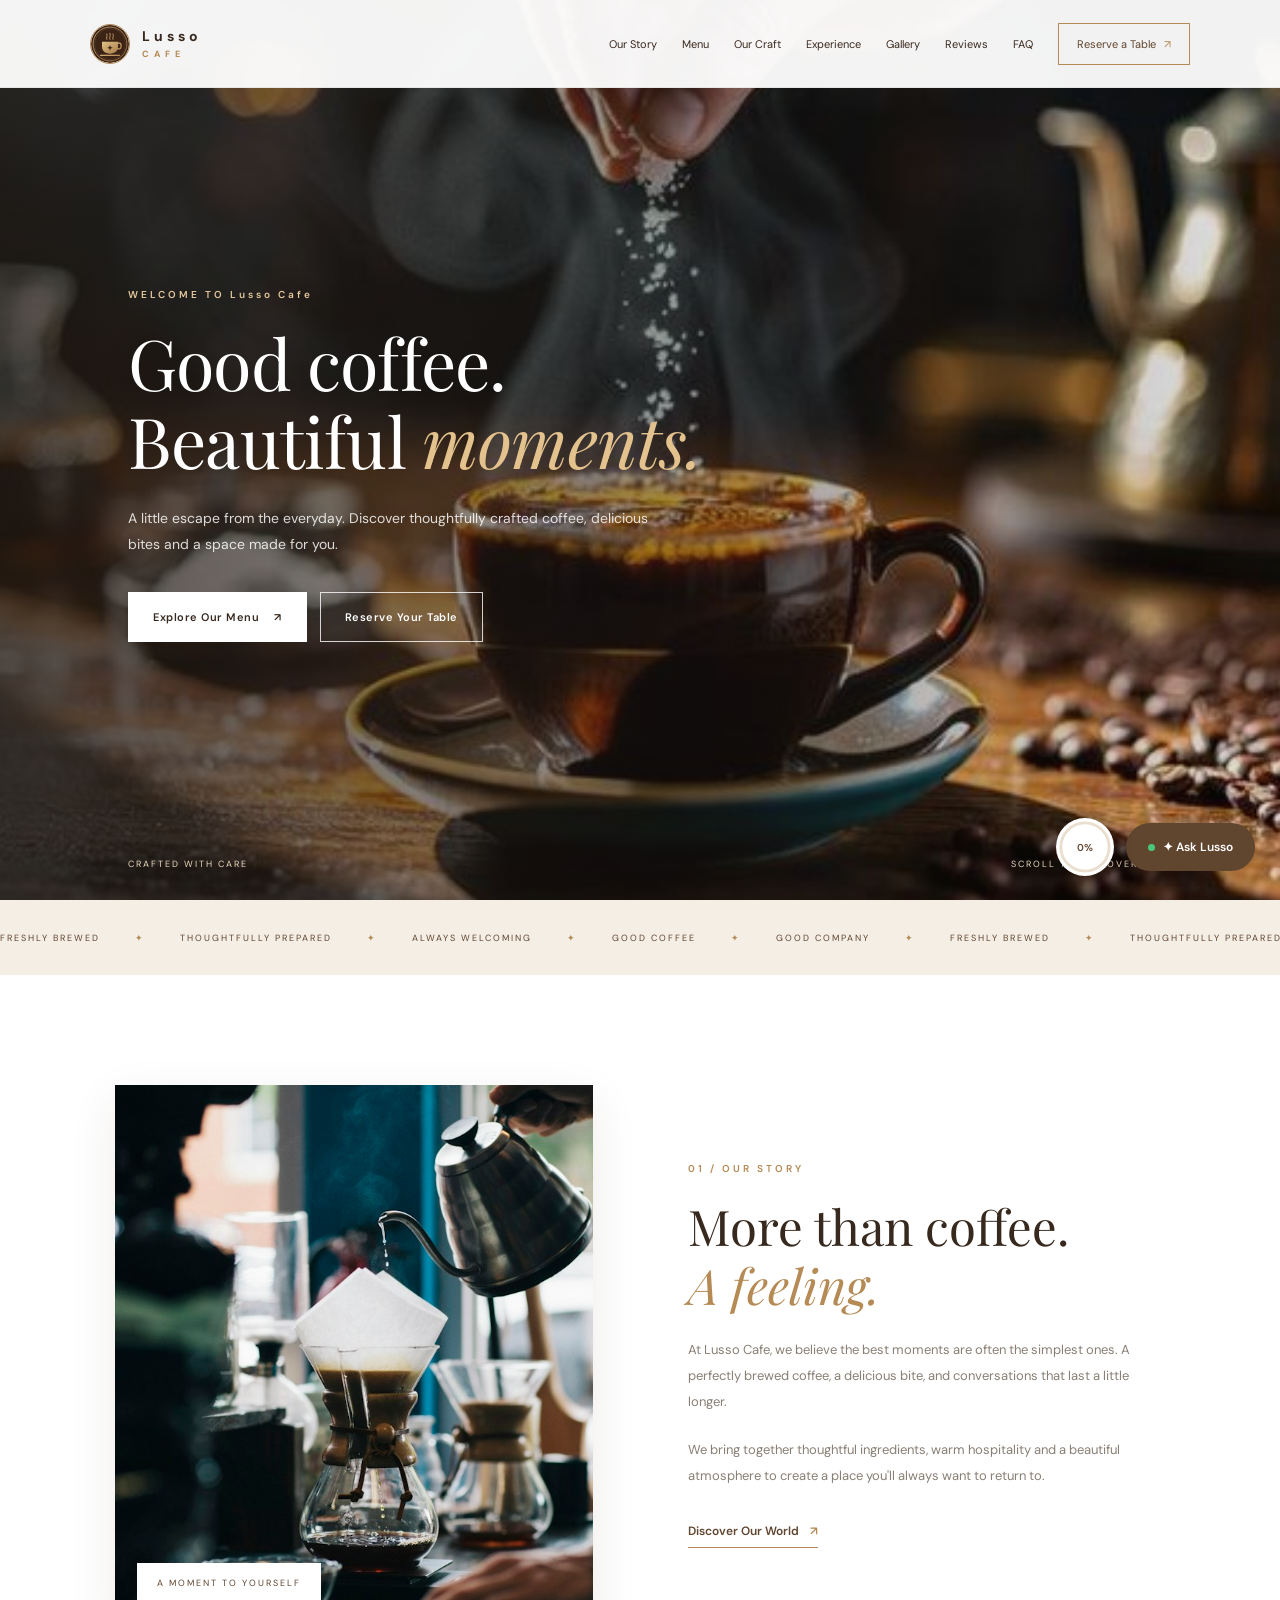
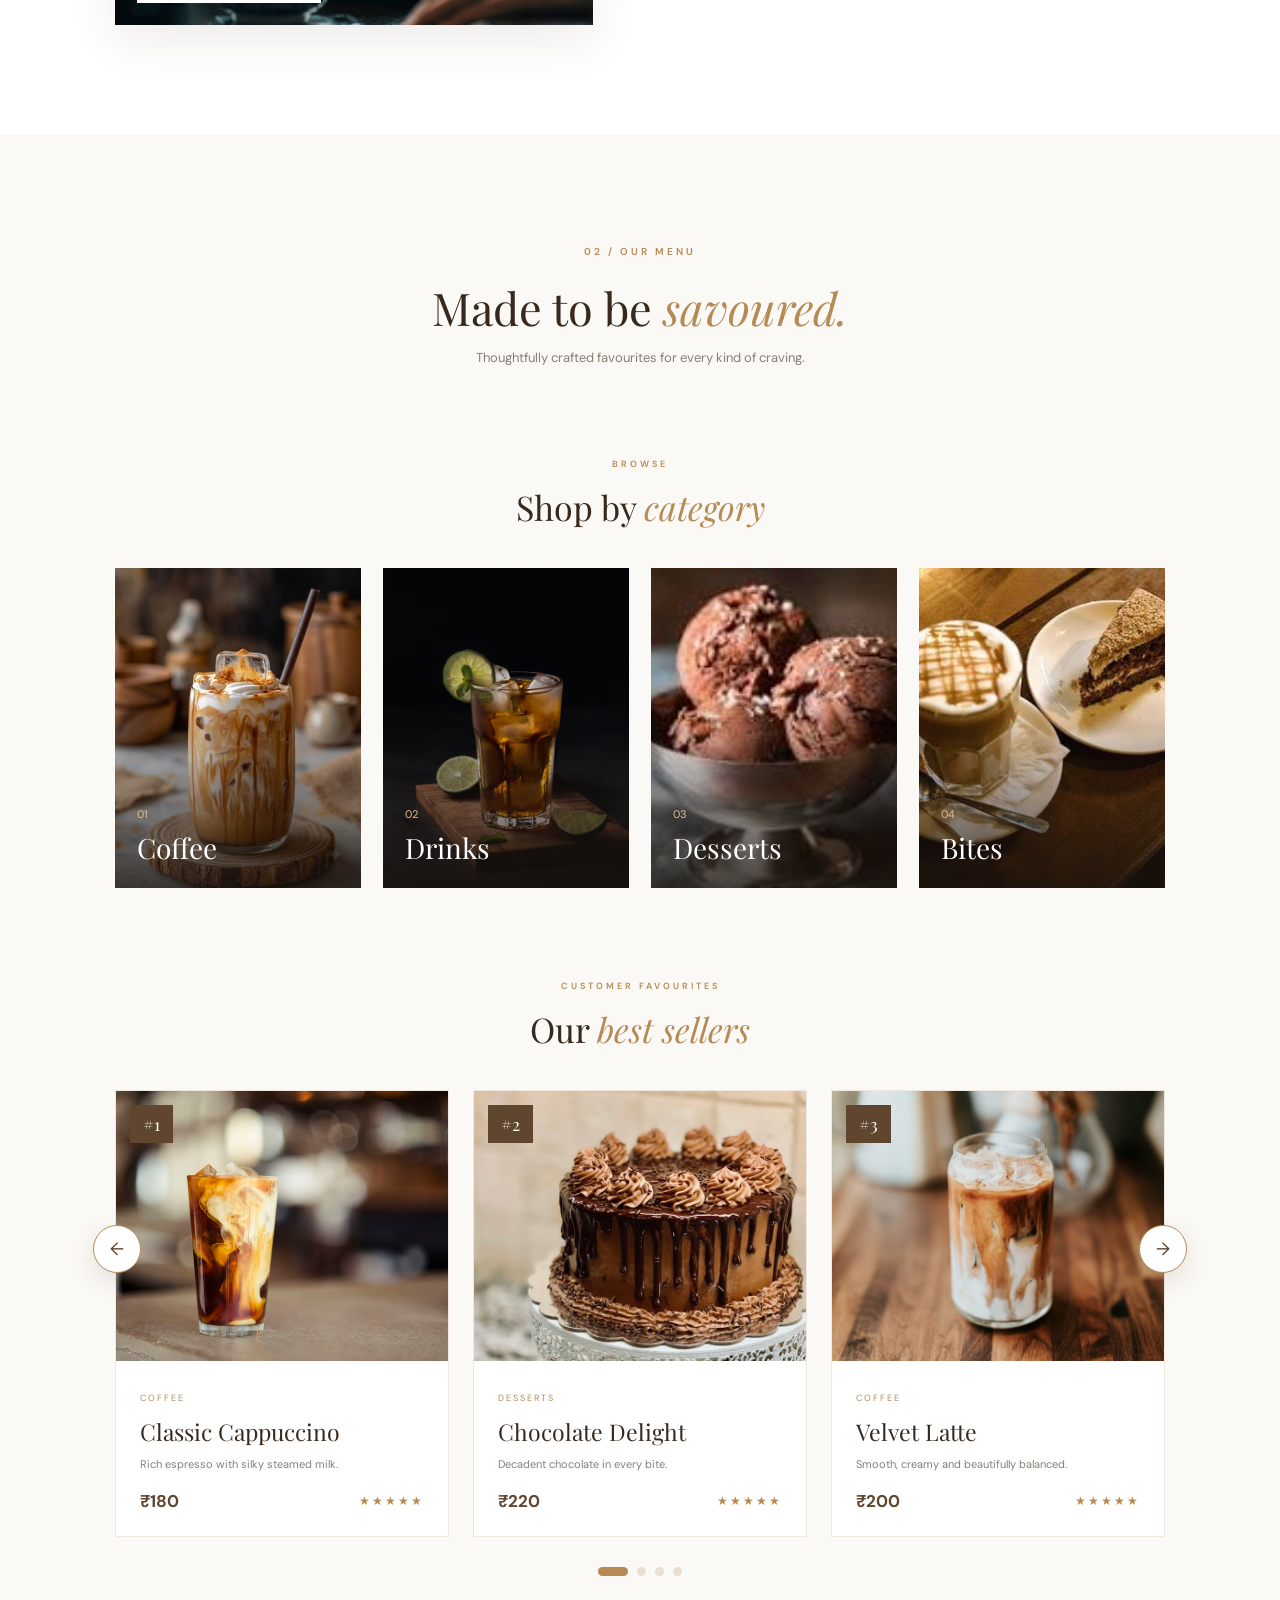
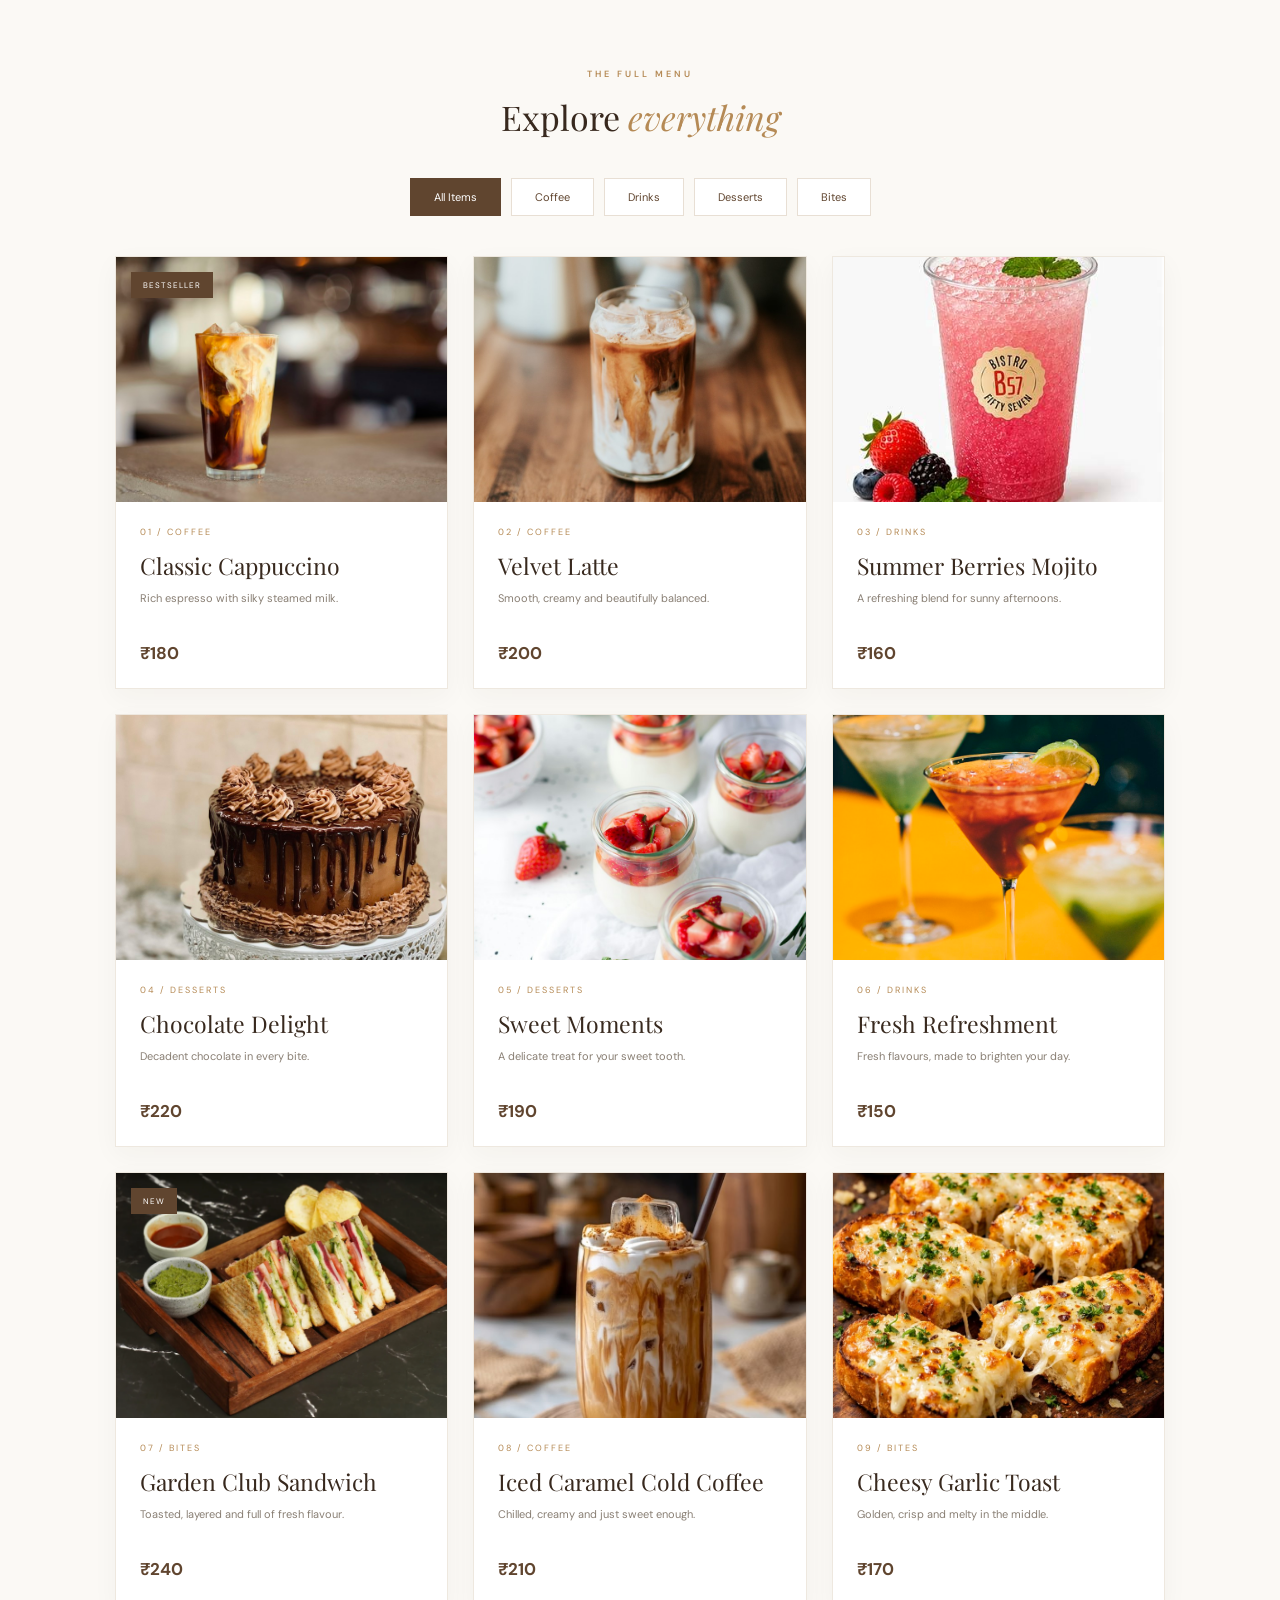
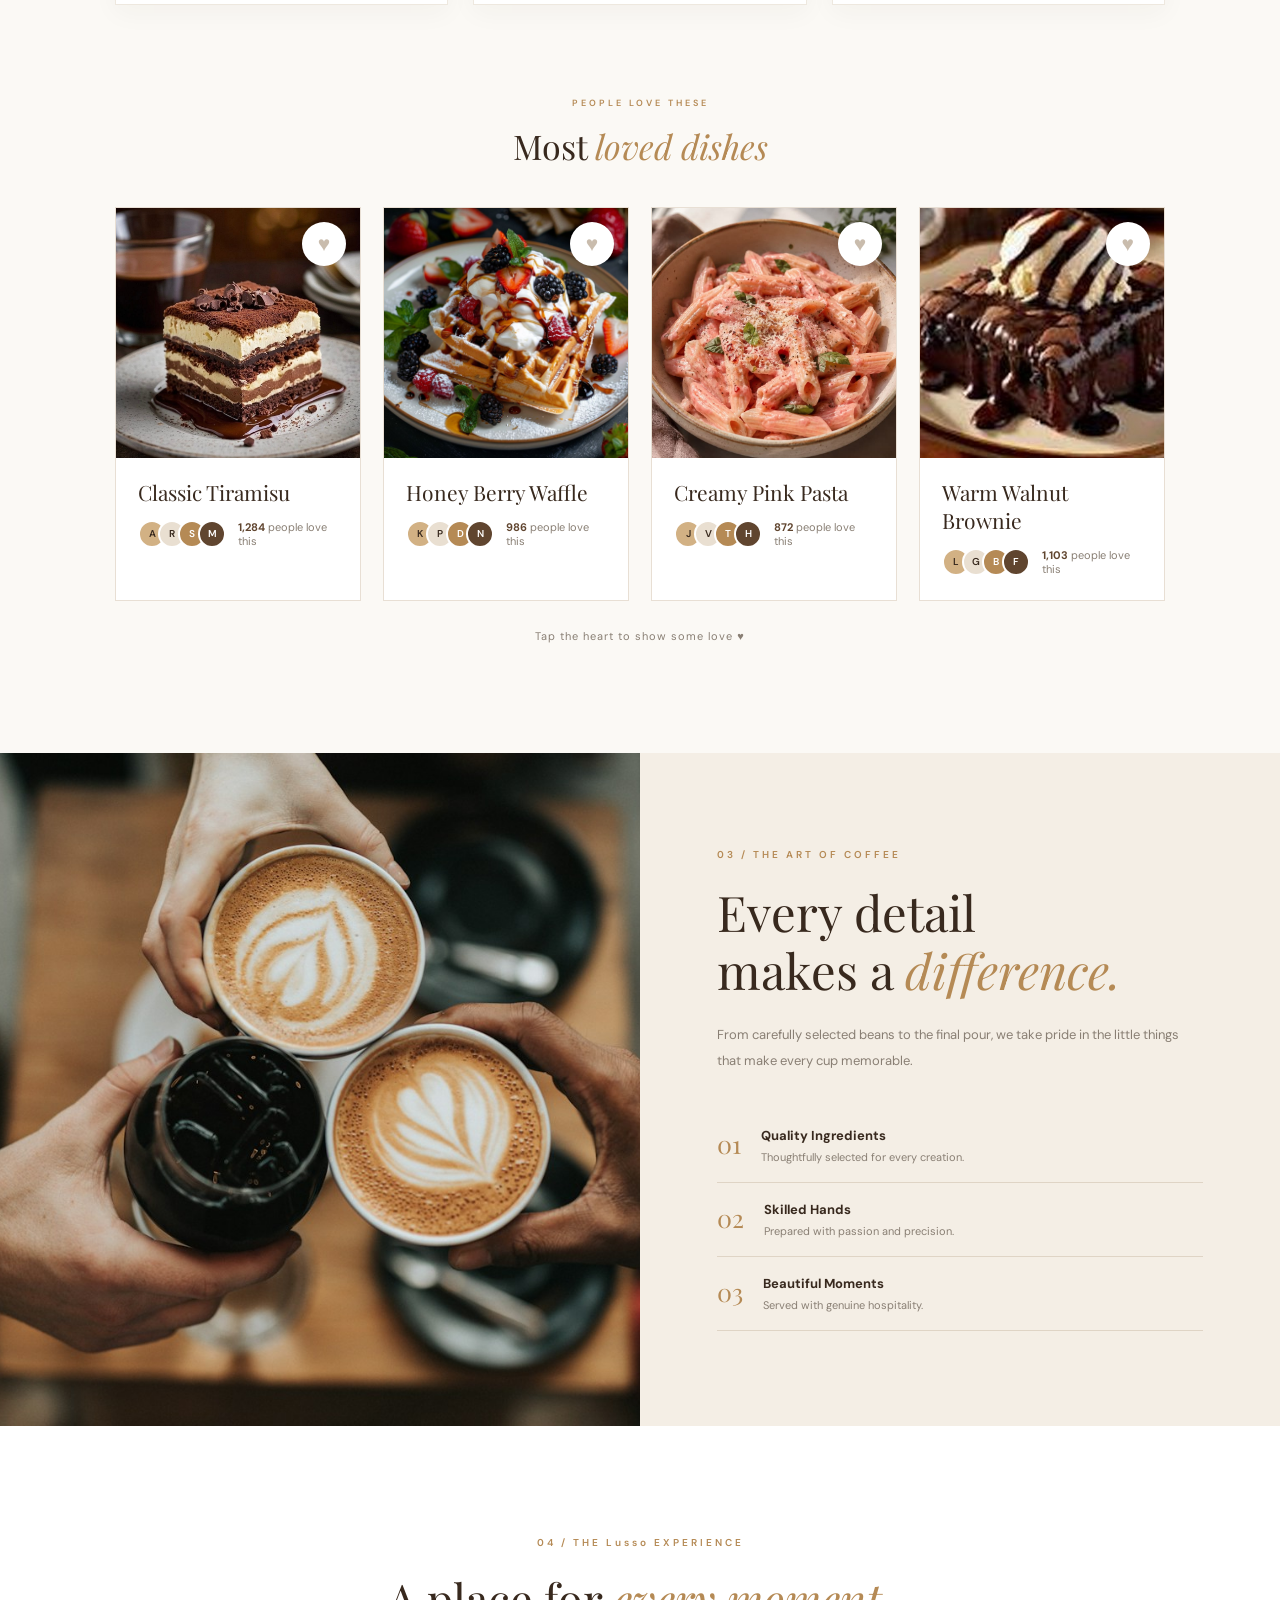
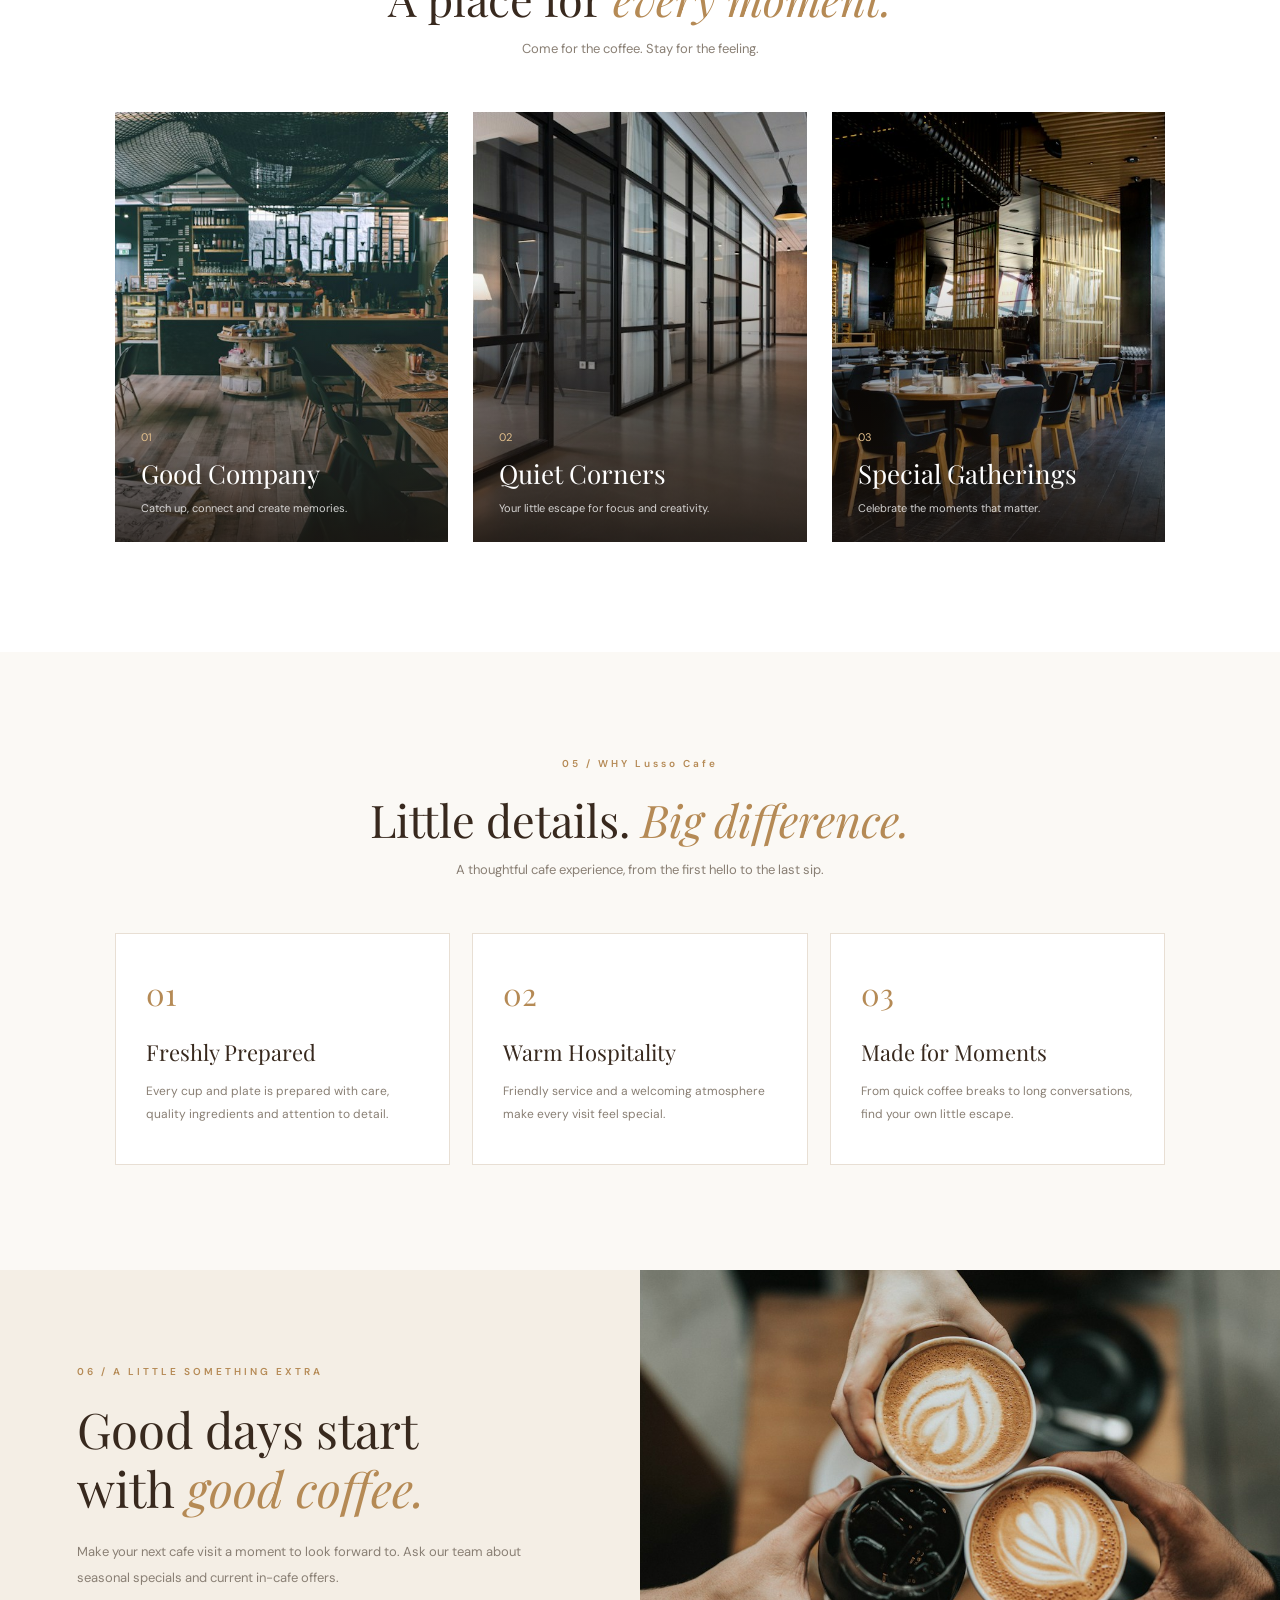
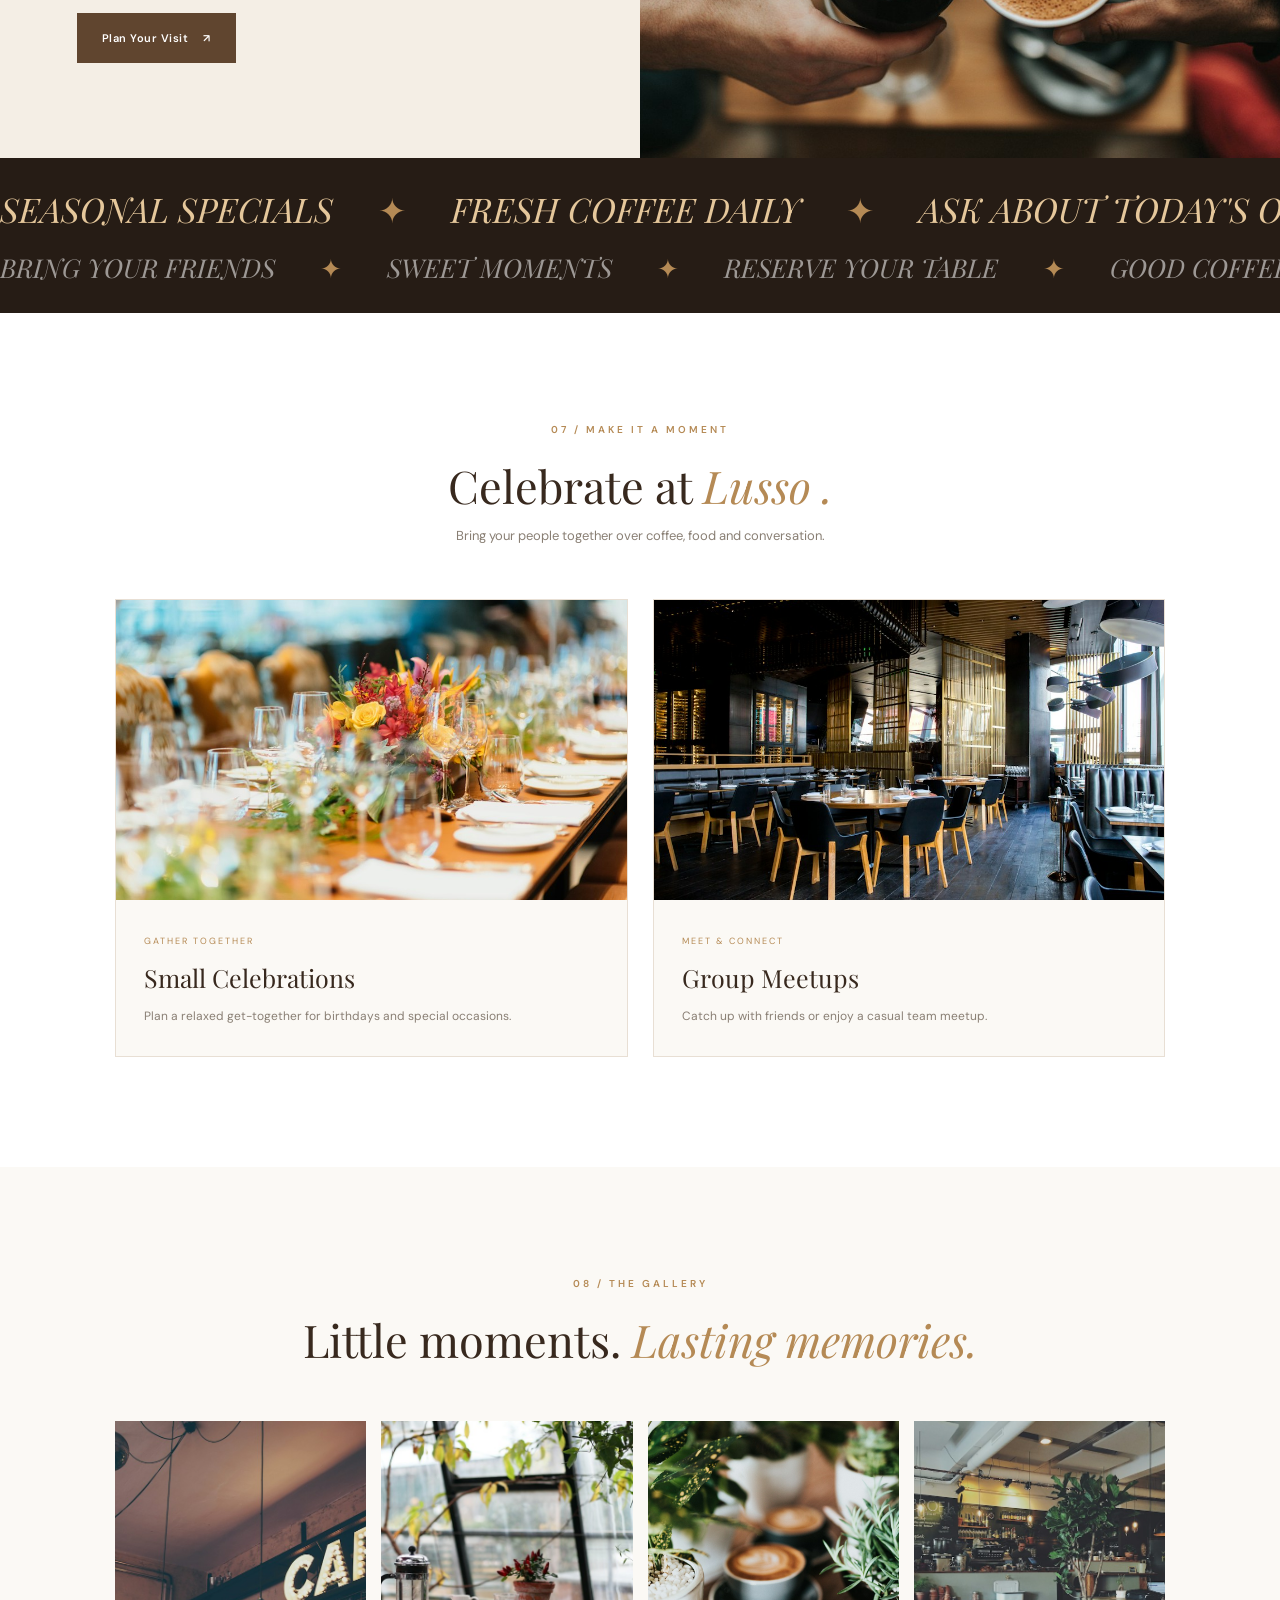
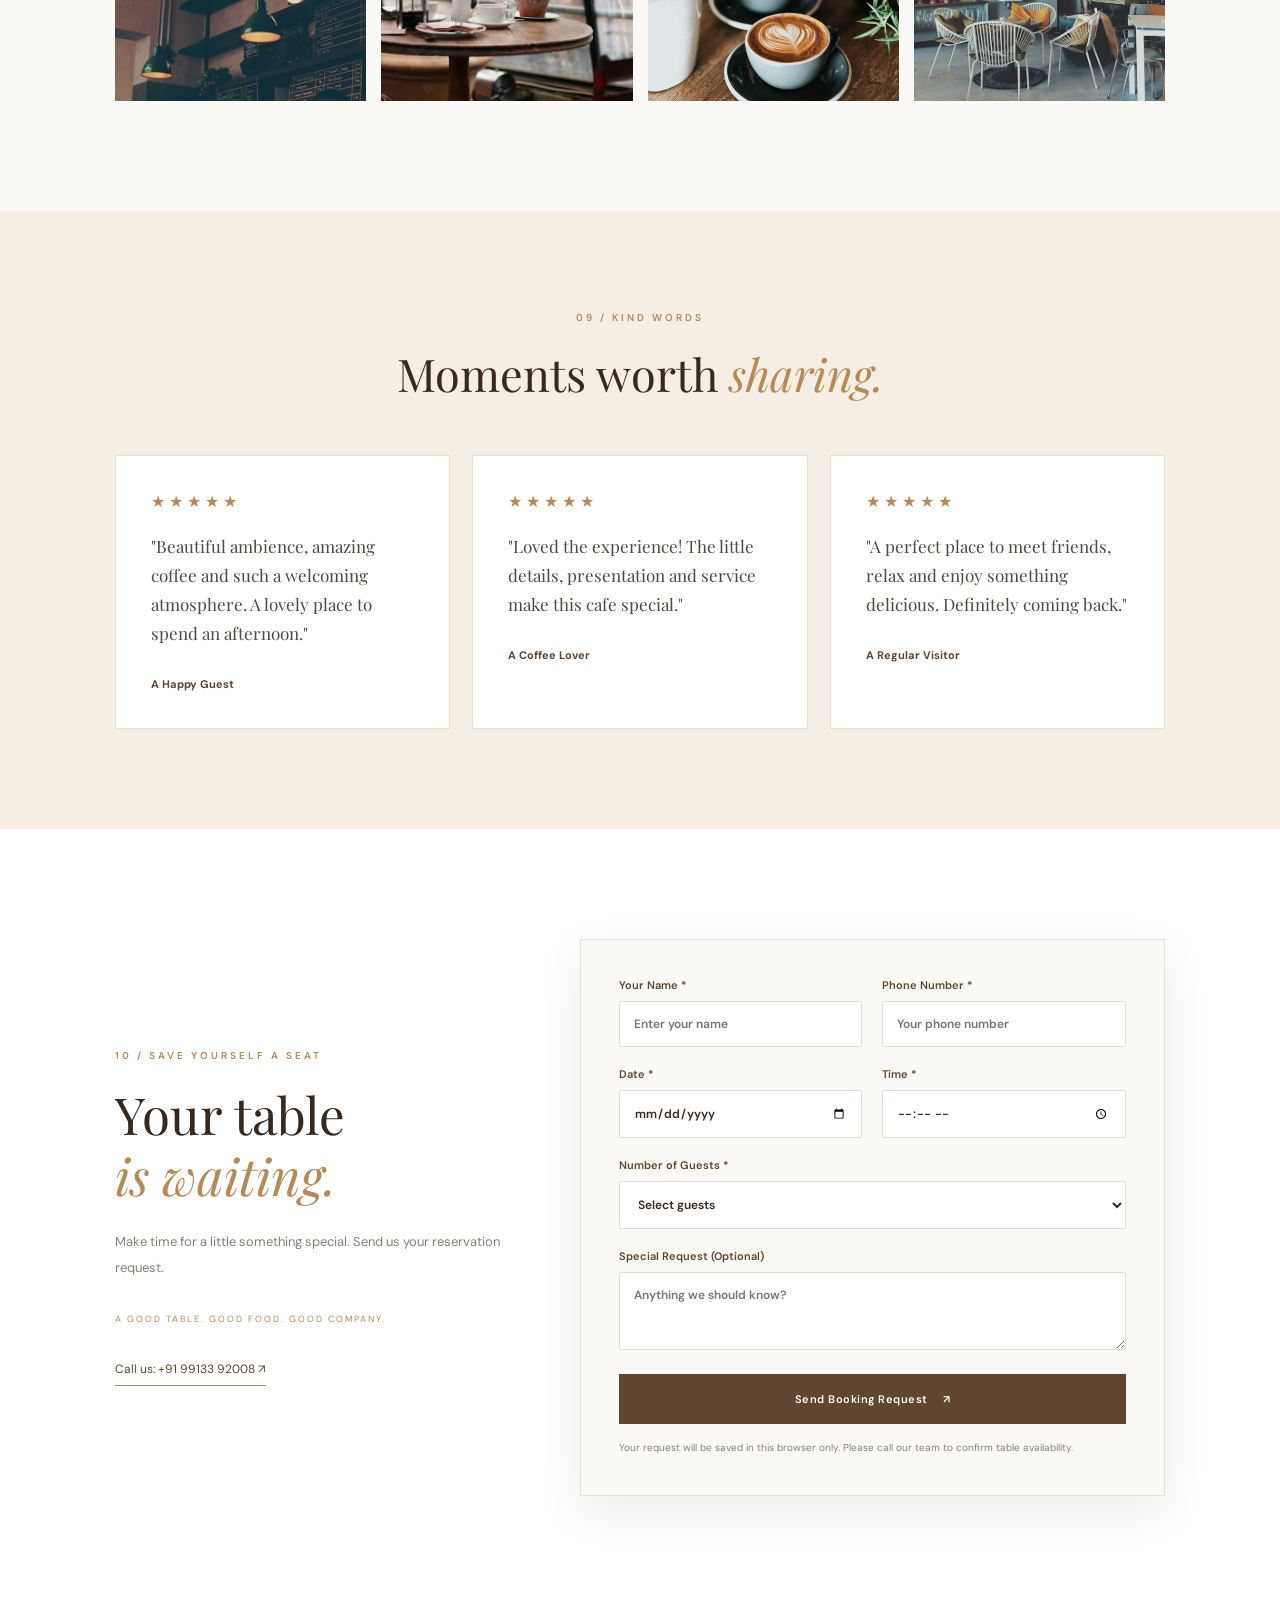
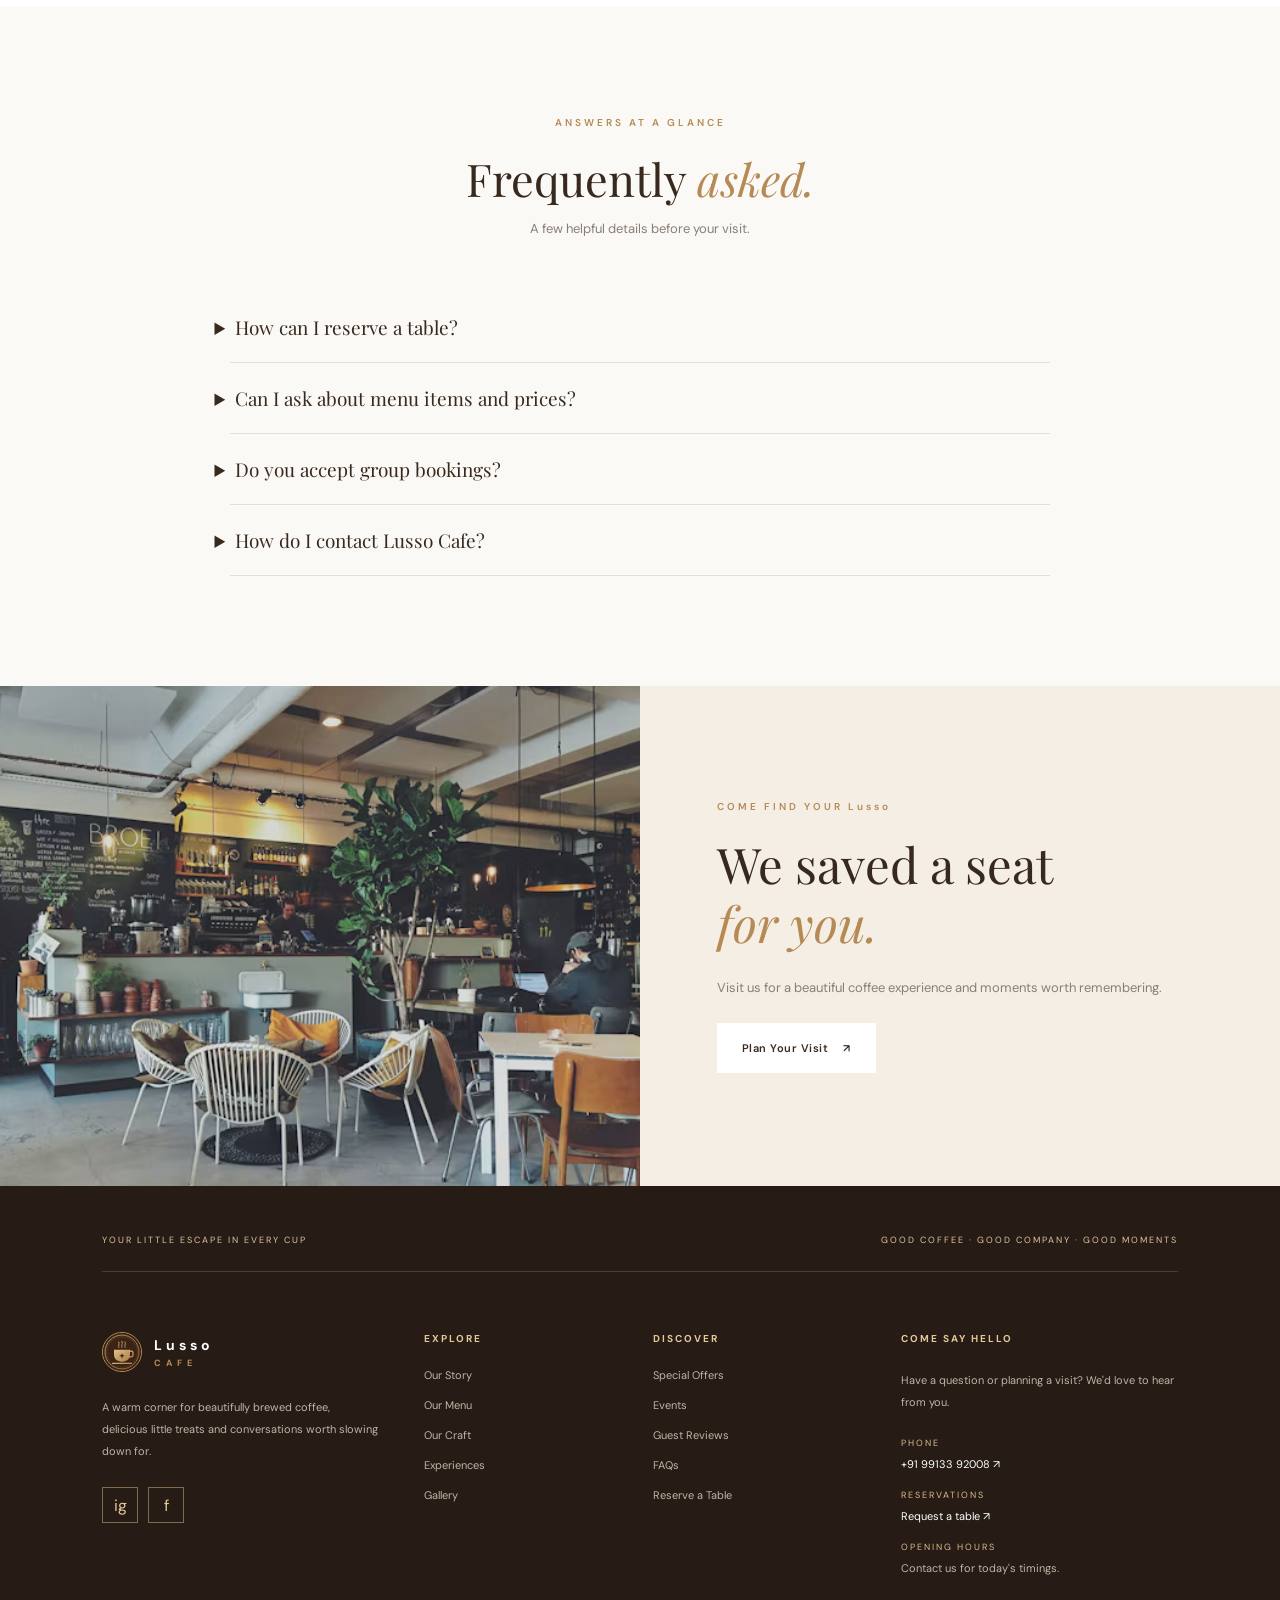
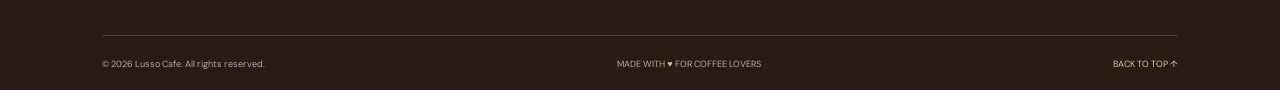
<file: OIBSIP-WebDev-L1-Landing Page/index.html>
<!DOCTYPE html>
<html lang="en">
<head>
  <meta charset="UTF-8">
  <meta name="viewport" content="width=device-width, initial-scale=1.0">
  <meta name="theme-color" content="#fbf9f5">
  <meta name="description" content="Lusso Cafe - thoughtfully crafted coffee, delicious food and beautiful moments.">
  <title>Lusso Cafe | A Taste of Luxury</title>

  <!-- Logo in browser tab (before title) -->
  <link rel="icon" type="image/svg+xml" href="image/logo.svg">
  <link rel="shortcut icon" href="image/logo.svg">
  <link rel="apple-touch-icon" href="image/logo.svg">

  <!-- Logo when link is shared (WhatsApp, Facebook etc.) -->
  <meta property="og:title" content="Lusso Cafe | A Taste of Luxury">
  <meta property="og:description" content="Thoughtfully crafted coffee, delicious food and beautiful moments.">
  <meta property="og:image" content="image/logo.svg">
  <meta property="og:type" content="website">

  <link rel="preconnect" href="https://fonts.googleapis.com">
  <link rel="preconnect" href="https://fonts.gstatic.com" crossorigin>
  <link href="https://fonts.googleapis.com/css2?family=DM+Sans:wght@400;500;600;700&family=Playfair+Display:ital,wght@0,400;0,500;0,600;1,400;1,500&display=swap" rel="stylesheet">
  <link rel="stylesheet" href="style.css">
</head>
<body>
  <div class="page-loader">
    <div class="loader-logo"><img src="image/logo.svg" alt="Lusso Cafe logo"></div>
    <h2>Lusso  <span>CAFE</span></h2>
    <div class="loader-line"><span></span></div>
    <small>YOUR LITTLE ESCAPE</small>
  </div>
  <div class="scroll-progress" id="scrollProgress"></div>
  <header class="header" id="header">
    <a href="#home" class="logo">
      <span class="logo-symbol"><img src="image/logo.svg" alt="Lusso Cafe logo"></span>
      <span class="logo-text">Lusso <small>CAFE</small></span>
    </a>
    <button class="menu-toggle" id="menuToggle" aria-label="Toggle menu" aria-expanded="false">☰</button>
    <nav id="nav">
      <a href="#story">Our Story</a>
      <a href="#menu">Menu</a>
      <a href="#craft">Our Craft</a>
      <a href="#experiences">Experience</a>
      <a href="#gallery">Gallery</a>
      <a href="#reviews">Reviews</a>
      <a href="#faq">FAQ</a>
      <a href="#booking" class="nav-book">Reserve a Table <span>↗</span></a>
    </nav>
  </header>
  <main>
  <section class="hero" id="home">
      <div class="hero-photo"></div>
      <div class="hero-shade"></div>
      <div class="hero-content reveal">
        <span class="eyebrow hero-eyebrow">WELCOME TO Lusso Cafe</span>
        <h1>Good coffee.<br>Beautiful <em>moments.</em></h1>
        <p>A little escape from the everyday. Discover thoughtfully crafted coffee, delicious bites and a space made for you.</p>
        <div class="hero-actions">
          <a href="#menu" class="btn btn-light">Explore Our Menu <span>↗</span></a>
          <a href="#booking" class="btn btn-outline-light">Reserve Your Table</a>
        </div>
      </div>
      <div class="hero-bottom">
        <span>CRAFTED WITH CARE</span>
        <span>SCROLL TO DISCOVER ↓</span>
      </div>
    </section>
    <section class="intro-strip marquee" aria-label="Highlights">
      <div class="marquee-track" data-marquee>
        <span>FRESHLY BREWED</span><i>✦</i><span>THOUGHTFULLY PREPARED</span><i>✦</i><span>ALWAYS WELCOMING</span><i>✦</i><span>GOOD COFFEE</span><i>✦</i><span>GOOD COMPANY</span><i>✦</i>
      </div>
    </section>
    <section class="section story-section" id="story">
      <div class="story-visual reveal reveal-left">
        <img src="image/story.jpg" alt="Coffee being prepared">
        <div class="photo-tag">A MOMENT TO YOURSELF</div>
      </div>
      <div class="story-copy reveal reveal-right">
        <span class="eyebrow">01 / OUR STORY</span>
        <h2>More than coffee.<br><em>A feeling.</em></h2>
        <p>At Lusso Cafe, we believe the best moments are often the simplest ones. A perfectly brewed coffee, a delicious bite, and conversations that last a little longer.</p>
        <p>We bring together thoughtful ingredients, warm hospitality and a beautiful atmosphere to create a place you'll always want to return to.</p>
        <a href="#experiences" class="text-link">Discover Our World <span>↗</span></a>
      </div>
    </section>
    <section class="section menu-section" id="menu">
      <div class="section-heading reveal">
        <span class="eyebrow">02 / OUR MENU</span>
        <h2>Made to be <em>savoured.</em></h2>
        <p>Thoughtfully crafted favourites for every kind of craving.</p>
      </div>
      <div class="sub-title reveal"><span>BROWSE</span><h3>Shop by <em>category</em></h3></div>
      <div class="category-grid">
        <button class="flip-card reveal reveal-flip" style="--d:0s" data-jump="coffee" type="button">
          <div class="flip-inner">
            <div class="flip-front"><img src="image/cold_coffee.jpg" alt="Coffee"><div class="flip-label"><span>01</span><h4>Coffee</h4></div></div>
            <div class="flip-back"><h4>Coffee</h4><p>Espresso, cappuccino, latte &amp; more, brewed fresh.</p><b>View items ↗</b></div>
          </div>
        </button>
        <button class="flip-card reveal reveal-flip" style="--d:.08s" data-jump="drinks" type="button">
          <div class="flip-inner">
            <div class="flip-front"><img src="image/drinks.avif" alt="Drinks"><div class="flip-label"><span>02</span><h4>Drinks</h4></div></div>
            <div class="flip-back"><h4>Drinks</h4><p>Cooling mojitos and fresh refreshers for any season.</p><b>View items ↗</b></div>
          </div>
        </button>
        <button class="flip-card reveal reveal-flip" style="--d:.16s" data-jump="desserts" type="button">
          <div class="flip-inner">
            <div class="flip-front"><img src="image/dessert.jpg" alt="Desserts"><div class="flip-label"><span>03</span><h4>Desserts</h4></div></div>
            <div class="flip-back"><h4>Desserts</h4><p>Cakes, pastries and little sweet treats.</p><b>View items ↗</b></div>
          </div>
        </button>
        <button class="flip-card reveal reveal-flip" style="--d:.24s" data-jump="bites" type="button">
          <div class="flip-inner">
            <div class="flip-front"><img src="image/bites.jpg" alt="Bites"><div class="flip-label"><span>04</span><h4>Bites</h4></div></div>
            <div class="flip-back"><h4>Bites</h4><p>Sandwiches, snacks and light plates to go with your cup.</p><b>View items ↗</b></div>
          </div>
        </button>
      </div>
      <div class="sub-title reveal"><span>CUSTOMER FAVOURITES</span><h3>Our <em>best sellers</em></h3></div>
      <div class="slider reveal" id="bestSlider">
        <div class="slider-viewport">
          <div class="slider-track">
            <article class="slide"><div class="slide-img"><img src="image/p1.jpg" alt="Classic cappuccino"><span class="rank">#1</span></div><div class="slide-info"><small>COFFEE</small><h4>Classic Cappuccino</h4><p>Rich espresso with silky steamed milk.</p><div class="slide-foot"><strong>₹180</strong><span class="stars-s">★★★★★</span></div></div></article>
            <article class="slide"><div class="slide-img"><img src="image/p4.jpg" alt="Chocolate delight"><span class="rank">#2</span></div><div class="slide-info"><small>DESSERTS</small><h4>Chocolate Delight</h4><p>Decadent chocolate in every bite.</p><div class="slide-foot"><strong>₹220</strong><span class="stars-s">★★★★★</span></div></div></article>
            <article class="slide"><div class="slide-img"><img src="image/p2.jpg" alt="Velvet latte"><span class="rank">#3</span></div><div class="slide-info"><small>COFFEE</small><h4>Velvet Latte</h4><p>Smooth, creamy and beautifully balanced.</p><div class="slide-foot"><strong>₹200</strong><span class="stars-s">★★★★★</span></div></div></article>
            <article class="slide"><div class="slide-img"><img src="image/gardern_sandwich.png" alt="Club sandwich"><span class="rank">#4</span></div><div class="slide-info"><small>BITES</small><h4>Garden Club Sandwich</h4><p>Toasted, layered and full of fresh flavour.</p><div class="slide-foot"><strong>₹240</strong><span class="stars-s">★★★★★</span></div></div></article>
            <article class="slide"><div class="slide-img"><img src="image/Honey Berry Waffle.jpg" alt="Summer berries mojito"><span class="rank">#5</span></div><div class="slide-info"><small>DRINKS</small><h4>Summer Berries Mojito</h4><p>A refreshing blend for sunny afternoons.</p><div class="slide-foot"><strong>₹160</strong><span class="stars-s">★★★★★</span></div></div></article>
            <article class="slide"><div class="slide-img"><img src="image/cold_coffee.jpg" alt="Cold coffee"><span class="rank">#6</span></div><div class="slide-info"><small>COFFEE</small><h4>Iced Caramel Cold Coffee</h4><p>Chilled, creamy and just sweet enough.</p><div class="slide-foot"><strong>₹210</strong><span class="stars-s">★★★★★</span></div></div></article>
          </div>
        </div>
        <button class="slider-btn prev" aria-label="Previous" type="button">←</button>
        <button class="slider-btn next" aria-label="Next" type="button">→</button>
        <div class="slider-dots"></div>
      </div>
      <div class="sub-title reveal"><span>THE FULL MENU</span><h3>Explore <em>everything</em></h3></div>
      <div class="menu-filters reveal">
        <button class="filter-btn active" data-filter="all">All Items</button>
        <button class="filter-btn" data-filter="coffee">Coffee</button>
        <button class="filter-btn" data-filter="drinks">Drinks</button>
        <button class="filter-btn" data-filter="desserts">Desserts</button>
        <button class="filter-btn" data-filter="bites">Bites</button>
      </div>
      <div class="menu-grid" id="menuGrid">
        <article class="menu-card reveal" data-category="coffee"><div class="menu-image"><img src="image/p1.jpg" alt="Classic cappuccino"><span>BESTSELLER</span></div><div class="menu-info"><div class="menu-meta">01 / COFFEE</div><h3>Classic Cappuccino</h3><p>Rich espresso with silky steamed milk.</p><strong>₹180</strong></div></article>
        <article class="menu-card reveal" data-category="coffee"><div class="menu-image"><img src="image/p2.jpg" alt="Velvet latte"></div><div class="menu-info"><div class="menu-meta">02 / COFFEE</div><h3>Velvet Latte</h3><p>Smooth, creamy and beautifully balanced.</p><strong>₹200</strong></div></article>
        <article class="menu-card reveal" data-category="drinks"><div class="menu-image"><img src="image/p3.jpg" alt="Summer berries mojito"></div><div class="menu-info"><div class="menu-meta">03 / DRINKS</div><h3>Summer Berries Mojito</h3><p>A refreshing blend for sunny afternoons.</p><strong>₹160</strong></div></article>
        <article class="menu-card reveal" data-category="desserts"><div class="menu-image"><img src="image/p4.jpg" alt="Chocolate cake"></div><div class="menu-info"><div class="menu-meta">04 / DESSERTS</div><h3>Chocolate Delight</h3><p>Decadent chocolate in every bite.</p><strong>₹220</strong></div></article>
        <article class="menu-card reveal" data-category="desserts"><div class="menu-image"><img src="image/p5.jpg" alt="Sweet dessert"></div><div class="menu-info"><div class="menu-meta">05 / DESSERTS</div><h3>Sweet Moments</h3><p>A delicate treat for your sweet tooth.</p><strong>₹190</strong></div></article>
        <article class="menu-card reveal" data-category="drinks"><div class="menu-image"><img src="image/p6.jpg" alt="Fresh drink"></div><div class="menu-info"><div class="menu-meta">06 / DRINKS</div><h3>Fresh Refreshment</h3><p>Fresh flavours, made to brighten your day.</p><strong>₹150</strong></div></article>
        <article class="menu-card reveal" data-category="bites"><div class="menu-image"><img src="image/gardern_sandwich.png" alt="Club sandwich"><span>NEW</span></div><div class="menu-info"><div class="menu-meta">07 / BITES</div><h3>Garden Club Sandwich</h3><p>Toasted, layered and full of fresh flavour.</p><strong>₹240</strong></div></article>
        <article class="menu-card reveal" data-category="coffee"><div class="menu-image"><img src="image/cold_coffee.jpg" alt="Iced caramel cold coffee"></div><div class="menu-info"><div class="menu-meta">08 / COFFEE</div><h3>Iced Caramel Cold Coffee</h3><p>Chilled, creamy and just sweet enough.</p><strong>₹210</strong></div></article>
        <article class="menu-card reveal" data-category="bites"><div class="menu-image"><img src="image/chess_toast.jpg" alt="Cheesy garlic toast"></div><div class="menu-info"><div class="menu-meta">09 / BITES</div><h3>Cheesy Garlic Toast</h3><p>Golden, crisp and melty in the middle.</p><strong>₹170</strong></div></article>
      </div>
      <div class="sub-title reveal"><span>PEOPLE LOVE THESE</span><h3>Most <em>loved dishes</em></h3></div>
      <div class="loved-grid">
        <article class="loved-card reveal reveal-zoom" style="--d:0s">
          <div class="loved-img"><img src="image/Classic Tiramisu.jpg" alt="Tiramisu"><button class="like-btn" data-id="tiramisu" data-base="1284" aria-label="Like" type="button"><span class="heart">♥</span></button></div>
          <div class="loved-info"><h4>Classic Tiramisu</h4><div class="loved-people"><div class="avatars"><i>A</i><i>R</i><i>S</i><i>M</i></div><p><b class="like-count">1284</b> people love this</p></div></div>
        </article>
        <article class="loved-card reveal reveal-zoom" style="--d:.1s">
          <div class="loved-img"><img src="image/Honey Berry Waffle.jpg" alt="Waffles"><button class="like-btn" data-id="waffle" data-base="986" aria-label="Like" type="button"><span class="heart">♥</span></button></div>
          <div class="loved-info"><h4>Honey Berry Waffle</h4><div class="loved-people"><div class="avatars"><i>K</i><i>P</i><i>D</i><i>N</i></div><p><b class="like-count">986</b> people love this</p></div></div>
        </article>
        <article class="loved-card reveal reveal-zoom" style="--d:.2s">
          <div class="loved-img"><img src="image/Creamy Pink Pasta.jpg" alt="Pasta"><button class="like-btn" data-id="pasta" data-base="872" aria-label="Like" type="button"><span class="heart">♥</span></button></div>
          <div class="loved-info"><h4>Creamy Pink Pasta</h4><div class="loved-people"><div class="avatars"><i>J</i><i>V</i><i>T</i><i>H</i></div><p><b class="like-count">872</b> people love this</p></div></div>
        </article>
        <article class="loved-card reveal reveal-zoom" style="--d:.3s">
          <div class="loved-img"><img src="image/Warm Walnut Brownie.jpg" alt="Brownie"><button class="like-btn" data-id="brownie" data-base="1103" aria-label="Like" type="button"><span class="heart">♥</span></button></div>
          <div class="loved-info"><h4>Warm Walnut Brownie</h4><div class="loved-people"><div class="avatars"><i>L</i><i>G</i><i>B</i><i>F</i></div><p><b class="like-count">1103</b> people love this</p></div></div>
        </article>
      </div>
      <p class="loved-hint reveal">Tap the heart to show some love ♥</p>
    </section>
    <section class="craft-section" id="craft">
      <div class="craft-image reveal reveal-left">
        <img src="image/p7.jpg" alt="Barista preparing coffee">
      </div>
      <div class="craft-copy reveal reveal-right">
        <span class="eyebrow">03 / THE ART OF COFFEE</span>
        <h2>Every detail<br>makes a <em>difference.</em></h2>
        <p>From carefully selected beans to the final pour, we take pride in the little things that make every cup memorable.</p>
        <div class="craft-points">
          <div><span>01</span><p><strong>Quality Ingredients</strong><small>Thoughtfully selected for every creation.</small></p></div>
          <div><span>02</span><p><strong>Skilled Hands</strong><small>Prepared with passion and precision.</small></p></div>
          <div><span>03</span><p><strong>Beautiful Moments</strong><small>Served with genuine hospitality.</small></p></div>
        </div>
      </div>
    </section>
    <section class="section experience-section" id="experiences">
      <div class="section-heading reveal">
        <span class="eyebrow">04 / THE Lusso  EXPERIENCE</span>
        <h2>A place for <em>every moment.</em></h2>
        <p>Come for the coffee. Stay for the feeling.</p>
      </div>
      <div class="experience-grid">
        <article class="experience-card reveal" style="--d:0s"><img src="image/p8.jpg" alt="Friends at cafe"><div class="experience-caption"><span>01</span><h3>Good Company</h3><p>Catch up, connect and create memories.</p></div></article>
        <article class="experience-card reveal" style="--d:.1s"><img src="image/p9.jpg" alt="Cafe workspace"><div class="experience-caption"><span>02</span><h3>Quiet Corners</h3><p>Your little escape for focus and creativity.</p></div></article>
        <article class="experience-card reveal" style="--d:.2s"><img src="image/p10.jpg" alt="Cafe dining"><div class="experience-caption"><span>03</span><h3>Special Gatherings</h3><p>Celebrate the moments that matter.</p></div></article>
      </div>
    </section>
    <section class="why-section">
      <div class="section-heading reveal">
        <span class="eyebrow">05 / WHY Lusso Cafe</span>
        <h2>Little details. <em>Big difference.</em></h2>
        <p>A thoughtful cafe experience, from the first hello to the last sip.</p>
      </div>
      <div class="why-grid">
        <article class="why-card reveal" style="--d:0s"><span>01</span><h3>Freshly Prepared</h3><p>Every cup and plate is prepared with care, quality ingredients and attention to detail.</p></article>
        <article class="why-card reveal" style="--d:.1s"><span>02</span><h3>Warm Hospitality</h3><p>Friendly service and a welcoming atmosphere make every visit feel special.</p></article>
        <article class="why-card reveal" style="--d:.2s"><span>03</span><h3>Made for Moments</h3><p>From quick coffee breaks to long conversations, find your own little escape.</p></article>
      </div>
    </section>
    <section class="offers-section" id="offers">
      <div class="offers-copy reveal reveal-left">
        <span class="eyebrow">06 / A LITTLE SOMETHING EXTRA</span>
        <h2>Good days start<br>with <em>good coffee.</em></h2>
        <p>Make your next cafe visit a moment to look forward to. Ask our team about seasonal specials and current in-cafe offers.</p>
        <a href="#booking" class="btn btn-brown">Plan Your Visit <span>↗</span></a>
      </div>
      <div class="offers-image reveal reveal-right">
        <img src="image/p11.jpg" alt="Coffee preparation">
      </div>
    </section>
    <section class="offer-marquee" aria-label="Offers">
      <div class="marquee"><div class="marquee-track" data-marquee><span>SEASONAL SPECIALS</span><i>✦</i><span>FRESH COFFEE DAILY</span><i>✦</i><span>ASK ABOUT TODAY'S OFFERS</span><i>✦</i><span>TREAT YOURSELF</span><i>✦</i></div></div>
      <div class="marquee reverse"><div class="marquee-track" data-marquee><span>BRING YOUR FRIENDS</span><i>✦</i><span>SWEET MOMENTS</span><i>✦</i><span>RESERVE YOUR TABLE</span><i>✦</i><span>GOOD COFFEE · GOOD MOMENTS</span><i>✦</i></div></div>
    </section>
    <section class="section events-section" id="events">
      <div class="section-heading reveal">
        <span class="eyebrow">07 / MAKE IT A MOMENT</span>
        <h2>Celebrate at <em>Lusso .</em></h2>
        <p>Bring your people together over coffee, food and conversation.</p>
      </div>
      <div class="events-grid">
        <article class="event-card reveal reveal-left"><img src="image/p12.jpg" alt="Celebration table"><div><span>GATHER TOGETHER</span><h3>Small Celebrations</h3><p>Plan a relaxed get-together for birthdays and special occasions.</p></div></article>
        <article class="event-card reveal reveal-right"><img src="image/p13.jpg" alt="Cafe dining area"><div><span>MEET &amp; CONNECT</span><h3>Group Meetups</h3><p>Catch up with friends or enjoy a casual team meetup.</p></div></article>
      </div>
    </section>
    <section class="section gallery-section" id="gallery">
      <div class="section-heading reveal">
        <span class="eyebrow">08 / THE GALLERY</span>
        <h2>Little moments. <em>Lasting memories.</em></h2>
      </div>
      <div class="gallery-grid">
        <img class="reveal" style="--d:0s" src="image/p14.jpg" alt="Cafe interior">
        <img class="reveal" style="--d:.08s" src="image/p15.jpg" alt="Coffee shop">
        <img class="reveal" style="--d:.16s" src="image/p16.jpg" alt="Coffee cup">
        <img class="reveal" style="--d:.24s" src="image/p17.jpg" alt="Cafe table">
      </div>
    </section>
    <section class="reviews-section" id="reviews">
      <div class="section-heading reveal">
        <span class="eyebrow">09 / KIND WORDS</span>
        <h2>Moments worth <em>sharing.</em></h2>
      </div>
      <div class="review-grid">
        <article class="review-card reveal" style="--d:0s"><div class="stars">★★★★★</div><p>"Beautiful ambience, amazing coffee and such a welcoming atmosphere. A lovely place to spend an afternoon."</p><strong>A Happy Guest</strong></article>
        <article class="review-card reveal" style="--d:.1s"><div class="stars">★★★★★</div><p>"Loved the experience! The little details, presentation and service make this cafe special."</p><strong>A Coffee Lover</strong></article>
        <article class="review-card reveal" style="--d:.2s"><div class="stars">★★★★★</div><p>"A perfect place to meet friends, relax and enjoy something delicious. Definitely coming back."</p><strong>A Regular Visitor</strong></article>
      </div>
    </section>
    <section class="booking-section" id="booking">
      <div class="booking-intro reveal reveal-left">
        <span class="eyebrow">10 / SAVE YOURSELF A SEAT</span>
        <h2>Your table<br><em>is waiting.</em></h2>
        <p>Make time for a little something special. Send us your reservation request.</p>
        <div class="booking-note">A GOOD TABLE. GOOD FOOD. GOOD COMPANY.</div>
        <a class="call-direct" href="tel:+919913392008">Call us: +91 99133 92008 ↗</a>
      </div>
      <form class="booking-form reveal reveal-right" id="bookingForm">
        <div class="form-grid">
          <label>Your Name *<input type="text" id="guestName" placeholder="Enter your name" autocomplete="name" maxlength="80" required></label>
          <label>Phone Number *<input type="tel" id="guestPhone" placeholder="Your phone number" autocomplete="tel" pattern="[0-9+() -]{10,16}" required></label>
          <label>Date *<input type="date" id="guestDate" required></label>
          <label>Time *<input type="time" id="guestTime" required></label>
          <label class="full-field">Number of Guests *
            <select id="guestCount" required>
              <option value="">Select guests</option>
              <option value="1">1 Person</option><option value="2">2 People</option><option value="3">3 People</option><option value="4">4 People</option><option value="5">5 People</option><option value="6">6 People</option><option value="7">7 People</option><option value="8">8 People</option><option value="9">9 People</option><option value="10">10 People</option>
            </select>
          </label>
          <label class="full-field">Special Request (Optional)<textarea id="guestMessage" rows="3" maxlength="500" placeholder="Anything we should know?"></textarea></label>
        </div>
        <button type="submit" class="btn btn-brown booking-submit" id="bookingSubmit">Send Booking Request <span>↗</span></button>
        <p class="booking-status" id="bookingStatus" aria-live="polite"></p>
        <small>Your request will be saved in this browser only. Please call our team to confirm table availability.</small>
      </form>
    </section>
    <section class="section faq-section" id="faq">
      <div class="section-heading reveal">
        <span class="eyebrow">ANSWERS AT A GLANCE</span>
        <h2>Frequently <em>asked.</em></h2>
        <p>A few helpful details before your visit.</p>
      </div>
      <div class="faq-list reveal">
        <details><summary>How can I reserve a table?</summary><p>Complete the reservation form and submit your booking request. Please contact our team to confirm availability.</p></details>
        <details><summary>Can I ask about menu items and prices?</summary><p>Yes. Explore the menu section or call our team for the latest menu information.</p></details>
        <details><summary>Do you accept group bookings?</summary><p>For group visits and special gatherings, contact our team so we can help with arrangements.</p></details>
        <details><summary>How do I contact Lusso Cafe?</summary><p>Call us at +91 99133 92008. We will be happy to help.</p></details>
      </div>
    </section>
    <section class="visit-section">
      <div class="visit-photo"></div>
      <div class="visit-copy reveal reveal-right">
        <span class="eyebrow">COME FIND YOUR Lusso </span>
        <h2>We saved a seat<br><em>for you.</em></h2>
        <p>Visit us for a beautiful coffee experience and moments worth remembering.</p>
        <a href="#booking" class="btn btn-light">Plan Your Visit <span>↗</span></a>
      </div>
    </section>
  </main>
  <footer class="footer">
    <div class="footer-topline">
      <span>YOUR LITTLE ESCAPE IN EVERY CUP</span>
      <span>GOOD COFFEE · GOOD COMPANY · GOOD MOMENTS</span>
    </div>
    <div class="footer-main">
      <div class="footer-brand">
        <a href="#home" class="logo footer-logo"><span class="logo-symbol"><img src="image/logo.svg" alt="Lusso Cafe logo"></span><span class="logo-text">Lusso <small>CAFE</small></span></a>
        <p>A warm corner for beautifully brewed coffee, delicious little treats and conversations worth slowing down for.</p>
        <div class="footer-socials">
          <a href="https://www.instagram.com/" target="_blank" rel="noopener" aria-label="Instagram">ig</a>
          <a href="https://www.facebook.com/" target="_blank" rel="noopener" aria-label="Facebook">f</a>
        </div>
      </div>
      <div class="footer-column">
        <h3>EXPLORE</h3>
        <a href="#story">Our Story</a><a href="#menu">Our Menu</a><a href="#craft">Our Craft</a><a href="#experiences">Experiences</a><a href="#gallery">Gallery</a>
      </div>
      <div class="footer-column">
        <h3>DISCOVER</h3>
        <a href="#offers">Special Offers</a><a href="#events">Events</a><a href="#reviews">Guest Reviews</a><a href="#faq">FAQs</a><a href="#booking">Reserve a Table</a>
      </div>
      <div class="footer-column footer-contact">
        <h3>COME SAY HELLO</h3>
        <p>Have a question or planning a visit? We'd love to hear from you.</p>
        <a href="tel:+919913392008"><small>PHONE</small>+91 99133 92008 ↗</a>
        <a href="#booking"><small>RESERVATIONS</small>Request a table ↗</a>
        <div class="footer-hours"><small>OPENING HOURS</small><p>Contact us for today's timings.</p></div>
      </div>
    </div>
    <div class="footer-bottom">
      <span>© <span id="year"></span> Lusso Cafe. All rights reserved.</span>
      <span>MADE WITH <b>♥</b> FOR COFFEE LOVERS</span>
      <a href="#home">BACK TO TOP ↑</a>
    </div>
  </footer>
  <button class="back-top" id="backTop" aria-label="Back to top">↑</button>
  <div class="floating-tools">
    <button class="scroll-circle" id="scrollCircle" aria-label="Scroll to bottom">
      <svg viewBox="0 0 60 60" aria-hidden="true"><circle class="circle-track" cx="30" cy="30" r="25"></circle><circle class="circle-value" id="circleValue" cx="30" cy="30" r="25"></circle></svg>
      <span id="scrollPercent">0%</span>
    </button>
    <button class="chat-launcher" id="chatLauncher"><span class="online-dot"></span> ✦ Ask Lusso </button>
  </div>
  <section class="chat-panel" id="chatPanel" aria-label="Ask Lusso  chatbot" aria-hidden="true">
    <div class="chat-header">
      <div><strong>✦ Ask Lusso </strong><small><span class="online-dot"></span> Here to help you</small></div>
      <button type="button" id="chatClose" aria-label="Close chat">×</button>
    </div>
    <div class="chat-messages" id="chatMessages">
      <div class="chat-bubble bot-message">Hello! Welcome to Lusso Cafe. ☕ How can I help you today?</div>
      <div class="quick-questions">
        <button type="button" data-question="What is on your menu?">View menu</button>
        <button type="button" data-question="How can I book a table?">Book a table</button>
        <button type="button" data-question="What is your contact number?">Contact us</button>
      </div>
    </div>
    <form class="chat-form" id="chatForm">
      <input type="text" id="chatInput" placeholder="Ask me anything..." autocomplete="off" required>
      <button type="submit" aria-label="Send message">➤</button>
    </form>
  </section>
  <div id="successModal" role="dialog" aria-modal="true" aria-labelledby="gpTitle" aria-hidden="true">
    <div class="gp-card" id="receipt">
      <button type="button" class="gp-close no-print" id="successClose" aria-label="Close">×</button>
      <div class="gp-tick"><svg viewBox="0 0 100 100" aria-hidden="true"><path d="M28 51 L43 66 L73 35"></path></svg></div>
      <h2 id="gpTitle">Booking Requested</h2>
      <p class="gp-sub">Your table request has been saved.</p>
      <div class="gp-id">Ref <strong id="receiptBookingId">Lusso -000000</strong></div>
      <div class="gp-summary">
        <div><span>DATE</span><strong id="receiptDate">-</strong></div>
        <div><span>TIME</span><strong id="receiptTime">-</strong></div>
        <div><span>GUESTS</span><strong id="receiptGuests">-</strong></div>
      </div>
      <div class="gp-list">
        <div class="gp-row"><span>Guest</span><b id="receiptName">-</b></div>
        <div class="gp-row"><span>Phone</span><b id="receiptPhone">-</b></div>
        <div class="gp-row"><span>Request</span><b id="receiptMessage">None</b></div>
      </div>
      <p class="gp-note">Saved in this browser only. Please call +91 99133 92008 to confirm availability.</p>
      <div class="gp-actions no-print">
        <button type="button" class="gp-done" id="doneBooking">Done</button>
        <button type="button" class="gp-link" id="printReceipt">Save receipt</button>
      </div>
    </div>
  </div>
  <script src="script.js"></script>
</body>
</html>
</file>
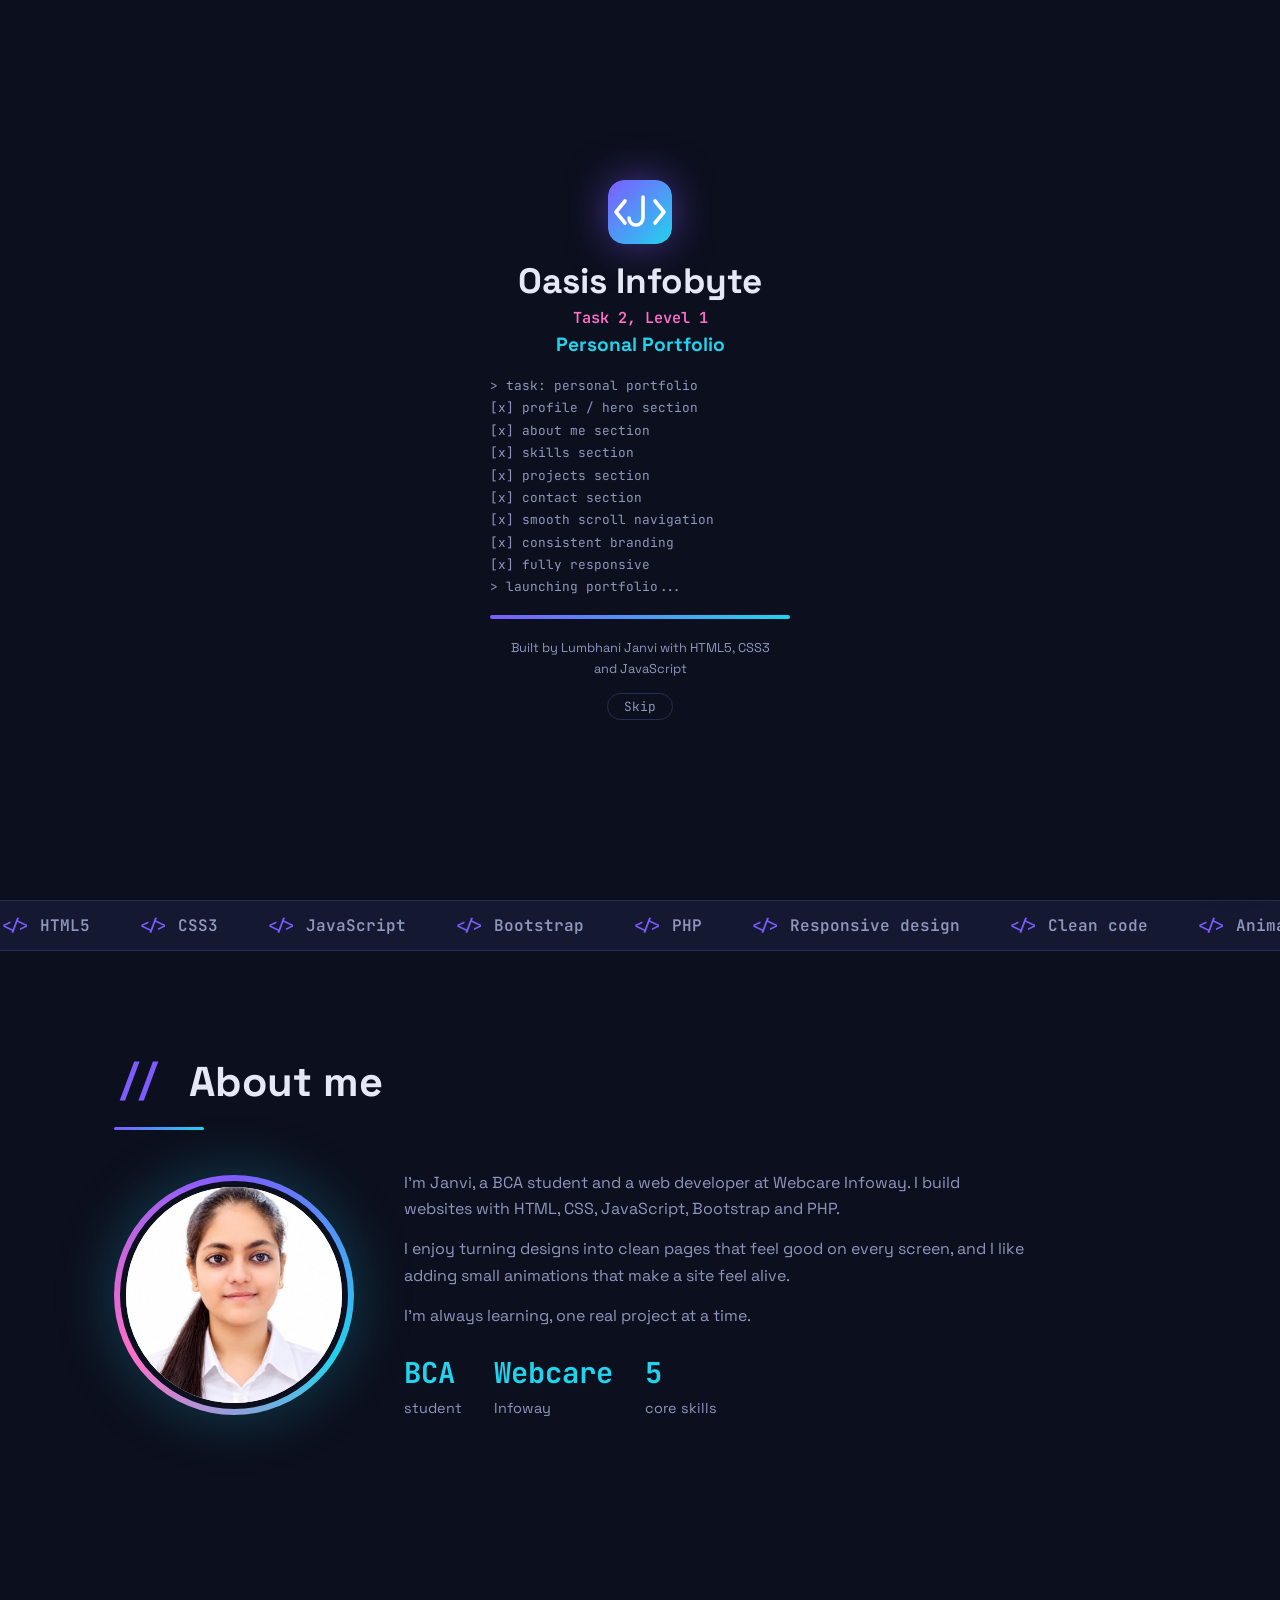
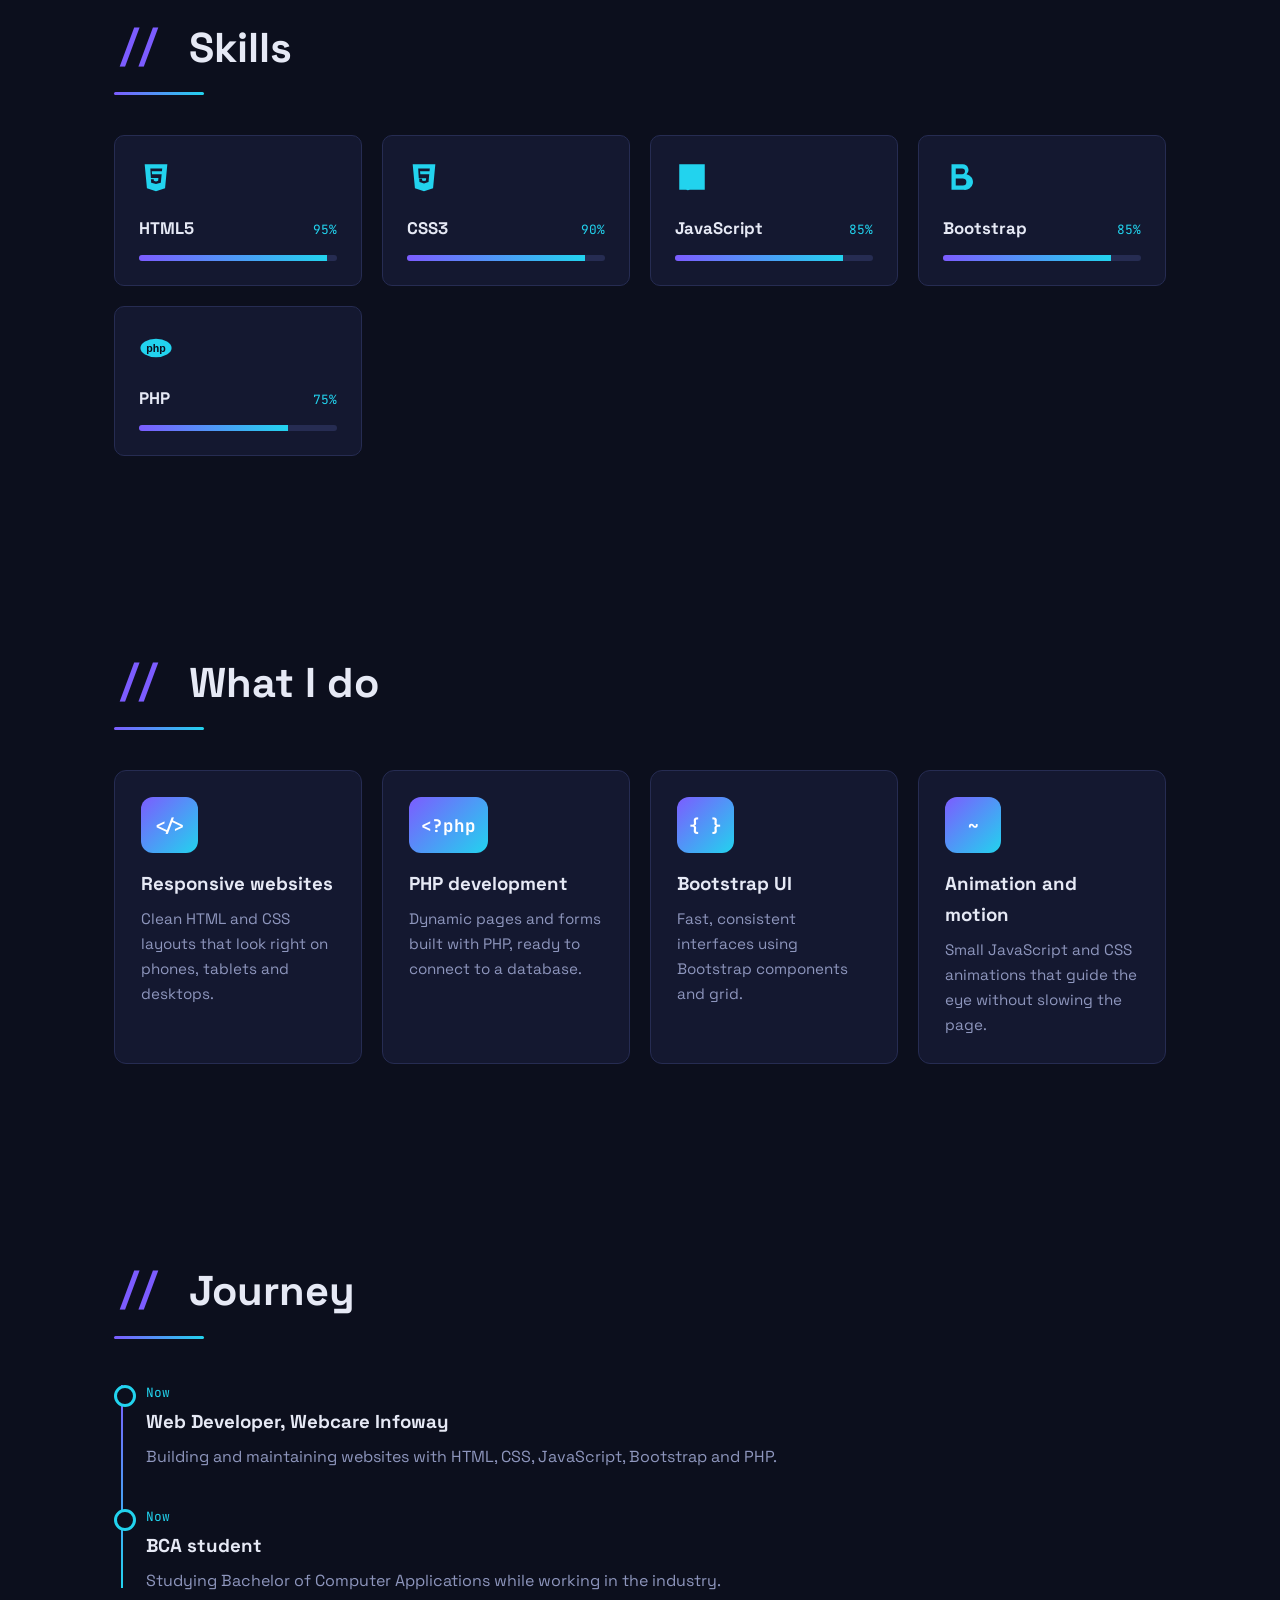
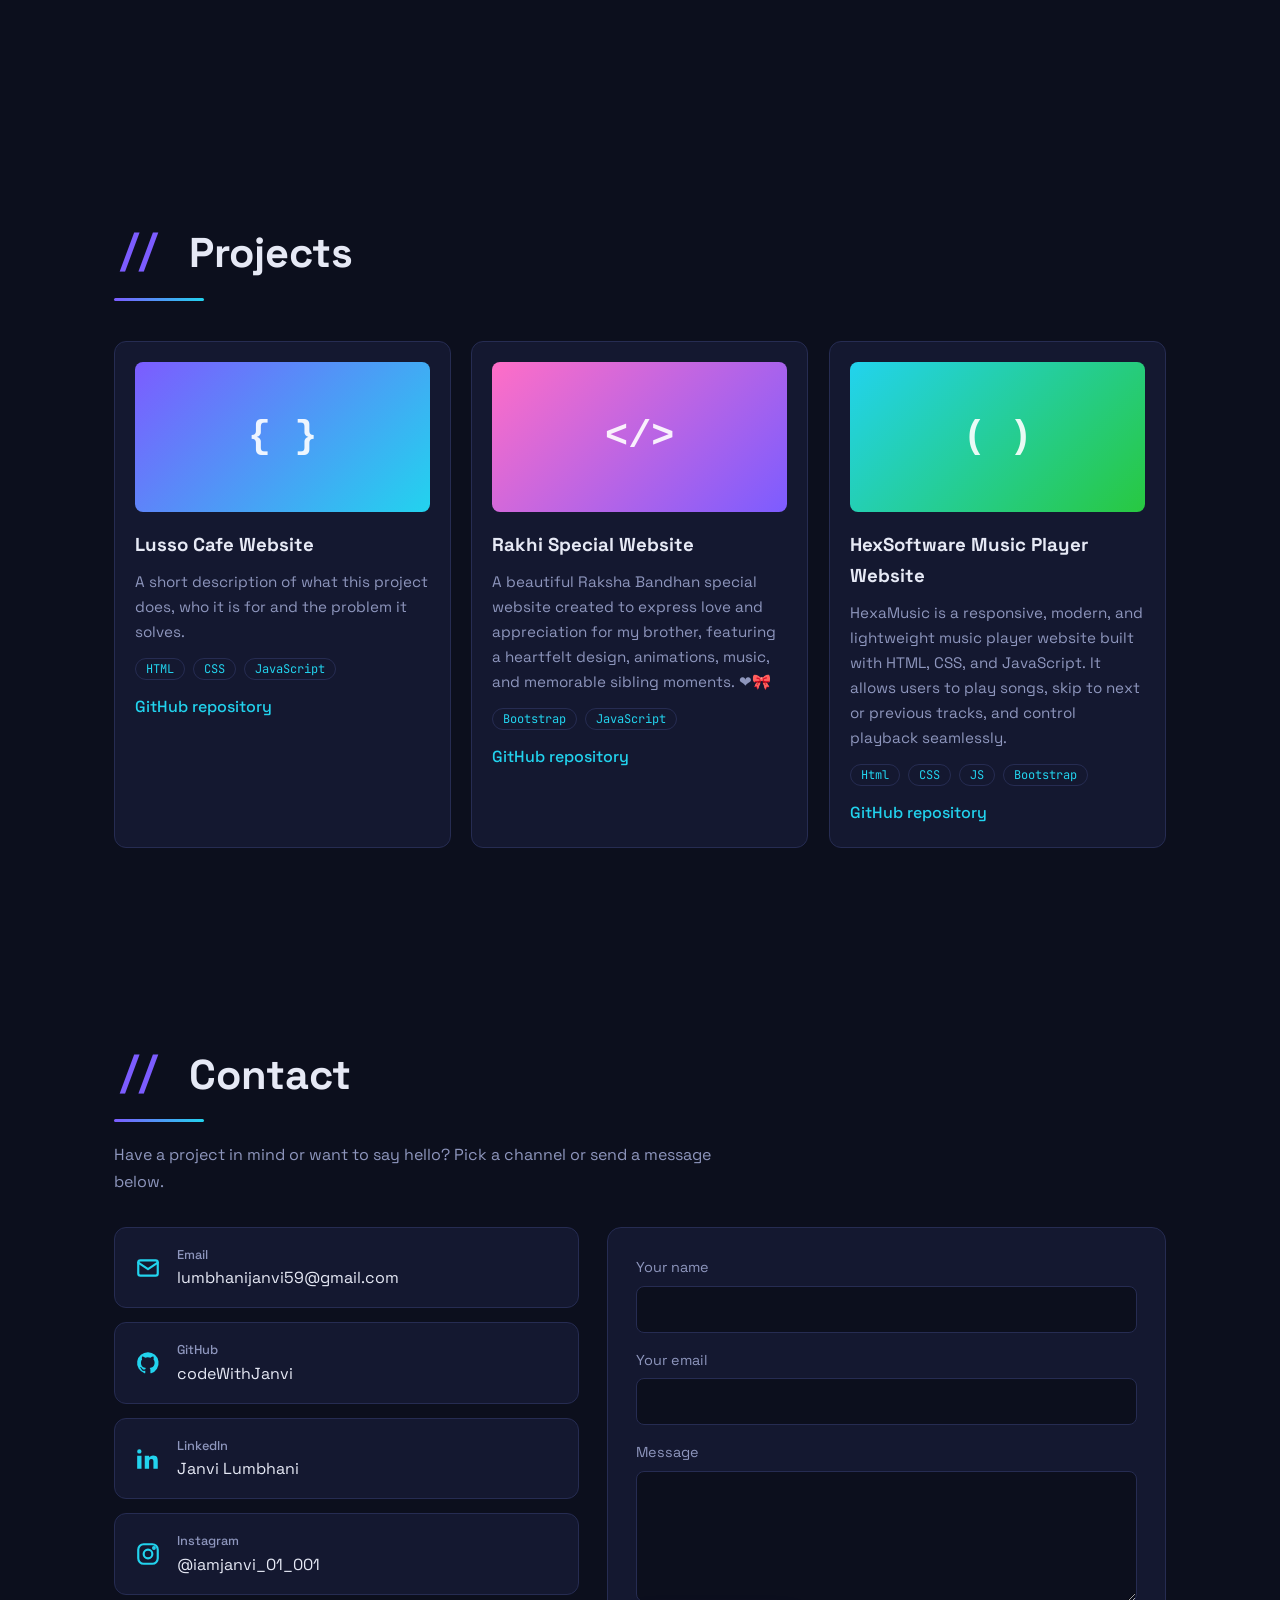
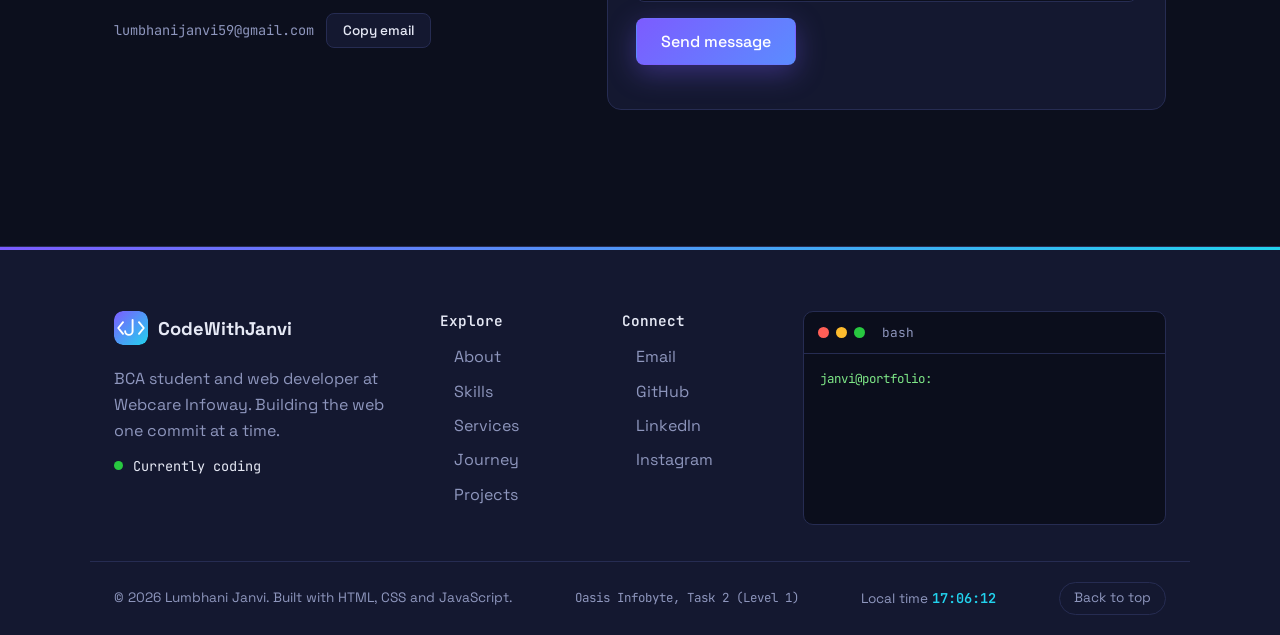
<file: OIBSIP-WebDev-L1-PersonalPortfolio/index.html>
<!DOCTYPE html>
<html lang="en">
<head>
<!-- basic setup -->
<meta charset="UTF-8">
<meta name="viewport" content="width=device-width, initial-scale=1">
<title>Lumbhani Janvi | Web Developer Portfolio (HTML, CSS, JS, PHP)</title>
<!-- seo meta tags (title, description, keywords, author) -->
<meta name="description" content="Portfolio of Lumbhani Janvi, BCA student and web developer at Webcare Infoway. HTML, CSS, JavaScript, Bootstrap and PHP projects, skills and contact details.">
<meta name="keywords" content="Lumbhani Janvi, web developer, portfolio, HTML, CSS, JavaScript, Bootstrap, PHP, BCA student, Webcare Infoway, Oasis Infobyte">
<meta name="author" content="Lumbhani Janvi">
<meta name="theme-color" content="#0c0f1d">
<!-- favicon and app icons -->
<link rel="icon" href="assets/favicon.svg" type="image/svg+xml">
<link rel="icon" href="assets/favicon-32.png" type="image/png" sizes="32x32">
<link rel="apple-touch-icon" href="assets/apple-touch-icon.png">
<!-- social media preview (open graph and twitter) -->
<meta property="og:type" content="website">
<meta property="og:title" content="Lumbhani Janvi | Web Developer Portfolio">
<meta property="og:description" content="BCA student and web developer working with HTML, CSS, JavaScript, Bootstrap and PHP.">
<meta property="og:image" content="assets/og-image.png">
<meta name="twitter:card" content="summary_large_image">
<!-- google fonts (jetbrains mono and space grotesk) -->
<link rel="preconnect" href="https://fonts.googleapis.com">
<link rel="preconnect" href="https://fonts.gstatic.com" crossorigin>
<link href="https://fonts.googleapis.com/css2?family=JetBrains+Mono:wght@400;600&family=Space+Grotesk:wght@400;500;700&display=swap" rel="stylesheet">
<!-- set the saved theme before page loads so there is no flash -->
<script>document.documentElement.classList.add('js');try{document.documentElement.dataset.theme=localStorage.getItem('theme')||'dark'}catch(e){document.documentElement.dataset.theme='dark'}</script>
<!-- main stylesheet -->
<link rel="stylesheet" href="css/style.css">
</head>
<body>
<!-- loading screen (oasis infobyte task 2, level 1) -->
<div id="boot">
  <div class="boot-card">
    <img src="assets/logo.svg" alt="Janvi logo" width="64" height="64">
    <h2>Oasis Infobyte</h2>
    <p class="b-task">Task 2, Level 1</p>
    <p class="b-title">Personal Portfolio</p>
    <pre id="bootLog"></pre>
    <div class="b-bar"><span></span></div>
    <p class="b-by">Built by Lumbhani Janvi with HTML5, CSS3 and JavaScript</p>
    <button class="b-skip" type="button">Skip</button>
  </div>
</div>
<!-- top progress bar, mouse glow and animated background canvas -->
<div class="topbar" aria-hidden="true"></div>
<div class="glow" aria-hidden="true"></div>
<canvas id="bg" aria-hidden="true"></canvas>

<!-- navbar -->
<header class="nav">
  <a href="#home" class="logo"><img src="assets/logo.svg" alt="" width="34" height="34"><span>CodeWithJanvi</span></a>
  <nav>
    <a href="#home">Home</a><a href="#about">About</a><a href="#skills">Skills</a><a href="#services">Services</a><a href="#journey">Journey</a><a href="#projects">Projects</a><a href="#contact">Contact</a>
  </nav>
  <button class="theme-btn" aria-label="Switch colour theme" title="Switch theme">
    <svg class="sun" viewBox="0 0 24 24"><circle cx="12" cy="12" r="4.5"/><path d="M12 1.5v3M12 19.5v3M1.5 12h3M19.5 12h3M4.6 4.6l2.1 2.1M17.3 17.3l2.1 2.1M4.6 19.4l2.1-2.1M17.3 6.7l2.1-2.1" stroke="currentColor" stroke-width="2" stroke-linecap="round" fill="none"/></svg>
    <svg class="moon" viewBox="0 0 24 24"><path d="M20 14.5A8.5 8.5 0 019.5 4a8.5 8.5 0 1010.5 10.5z"/></svg>
  </button>
  <button class="burger" aria-label="Toggle menu" aria-expanded="false"><span></span><span></span></button>
</header>

<!-- main content -->
<main>
<!-- home / hero section -->
<section id="home" class="hero">
  <div class="hero-text">
    <!-- intro text with typing animation -->
    <p class="whoami"><b>janvi@portfolio:~$</b> <span>whoami</span></p>
    <p class="hello">Hi, I'm</p>
    <h1>Lumbhani Janvi</h1>
    <h2>I build <span id="typed"></span><span class="caret">|</span></h2>
    <p class="lead">BCA student and web developer at Webcare Infoway. I turn ideas into fast, responsive and accessible websites.</p>
    <div class="actions">
      <a class="btn primary" href="#projects">View my work</a>
      <a class="btn" href="#contact">Hire me</a>
    </div>
  </div>
  <!-- code editor card -->
  <div class="editor" aria-label="Code editor showing developer profile">
    <div class="bar"><i></i><i></i><i></i><span>developer.js</span></div>
    <pre><code id="code"></code></pre>
  </div>
</section>

<!-- tech stack ticker -->
<div class="marquee" aria-hidden="true"><div class="track"><span>HTML5</span><span>CSS3</span><span>JavaScript</span><span>Bootstrap</span><span>PHP</span><span>Responsive design</span><span>Clean code</span><span>Animation</span><span>HTML5</span><span>CSS3</span><span>JavaScript</span><span>Bootstrap</span><span>PHP</span><span>Responsive design</span><span>Clean code</span><span>Animation</span></div></div>

<!-- about section -->
<section id="about">
  <h2 class="title">About me</h2>
  <div class="about reveal">
    <div class="ring"><img src="assets/janvi.jpg" alt="Portrait of Lumbhani Janvi" class="avatar" width="200" height="200"></div>
    <div>
      <p>I'm Janvi, a BCA student and a web developer at Webcare Infoway. I build websites with HTML, CSS, JavaScript, Bootstrap and PHP.</p>
      <p>I enjoy turning designs into clean pages that feel good on every screen, and I like adding small animations that make a site feel alive.</p>
      <p>I'm always learning, one real project at a time.</p>
      <ul class="facts"><li><b>BCA</b> student</li><li><b>Webcare</b> Infoway</li><li><b>5</b> core skills</li></ul>
    </div>
  </div>
</section>

<!-- skills section (percent bar animates when visible) -->
<section id="skills">
  <h2 class="title">Skills</h2>
  <div class="grid skills">
    <!-- html5 skill -->
    <div class="skill reveal" data-level="95">
      <svg viewBox="0 0 24 24"><path d="M4 3l1.6 17L12 22l6.4-2L20 3zm12.2 5H9l.2 2h6.8l-.6 6-3.4 1-3.4-1-.2-2.5h2l.1 1.2 1.5.4 1.5-.4.2-2H8.4L8 6h8.4z"/></svg>
      <h3>HTML5</h3>
      <div class="meter"><span></span></div>
    </div>
    <!-- css3 skill -->
    <div class="skill reveal" data-level="90">
      <svg viewBox="0 0 24 24"><path d="M4 3l1.6 17L12 22l6.4-2L20 3zm11.9 5H9.2l.2 2h6.3l-.5 5.6-3.2 1-3.2-1-.2-2.3h2l.1 1.2 1.3.4 1.4-.4.1-1.6H8.3L7.9 6h8.2z"/></svg>
      <h3>CSS3</h3>
      <div class="meter"><span></span></div>
    </div>
    <!-- javascript skill -->
    <div class="skill reveal" data-level="85">
      <svg viewBox="0 0 24 24"><path d="M3 3h18v18H3zm10 14.5c.5.9 1.3 1.5 2.7 1.5 1.4 0 2.3-.7 2.3-1.7 0-1.2-.9-1.6-2.5-2.3l-.8-.4c-1.6-.7-2.6-1.5-2.6-3.2 0-1.6 1.2-2.8 3.1-2.8 1.3 0 2.3.5 3 1.7l-1.6 1c-.4-.7-.7-1-1.4-1-.6 0-1 .4-1 1 0 .7.4 1 1.3 1.4l.8.3c1.9.8 2.9 1.6 2.9 3.4 0 2-1.5 3.1-3.6 3.1-2 0-3.3-1-3.9-2.2zm-5.1.2c.4.7.7 1.2 1.5 1.2.8 0 1.3-.3 1.3-1.5V10h2v7.7c0 2.5-1.5 3.6-3.6 3.6-1.9 0-3-1-3.6-2.2z"/></svg>
      <h3>JavaScript</h3>
      <div class="meter"><span></span></div>
    </div>
    <!-- bootstrap skill -->
    <div class="skill reveal" data-level="85">
      <svg viewBox="0 0 24 24"><path d="M6 3h8a4 4 0 012.6 7A4.2 4.2 0 0114.5 21H6zm3 3v4h4.5a2 2 0 000-4zm0 7v5h5a2.5 2.5 0 000-5z"/></svg>
      <h3>Bootstrap</h3>
      <div class="meter"><span></span></div>
    </div>
    <!-- php skill -->
    <div class="skill reveal" data-level="75">
      <svg viewBox="0 0 24 24"><ellipse cx="12" cy="12" rx="11" ry="6.5"/><text x="12" y="14.8" text-anchor="middle" font-size="7.5" font-weight="700" font-family="sans-serif" style="fill:var(--bg)">php</text></svg>
      <h3>PHP</h3>
      <div class="meter"><span></span></div>
    </div>
  </div>
</section>

<!-- services section -->
<section id="services">
  <h2 class="title">What I do</h2>
  <div class="grid services">
    <!-- service 1 -->
    <div class="svc reveal">
      <span class="ico">&lt;/&gt;</span>
      <h3>Responsive websites</h3>
      <p>Clean HTML and CSS layouts that look right on phones, tablets and desktops.</p>
    </div>
    <!-- service 2 -->
    <div class="svc reveal">
      <span class="ico">&lt;?php</span>
      <h3>PHP development</h3>
      <p>Dynamic pages and forms built with PHP, ready to connect to a database.</p>
    </div>
    <!-- service 3 -->
    <div class="svc reveal">
      <span class="ico">{ }</span>
      <h3>Bootstrap UI</h3>
      <p>Fast, consistent interfaces using Bootstrap components and grid.</p>
    </div>
    <!-- service 4 -->
    <div class="svc reveal">
      <span class="ico">~</span>
      <h3>Animation and motion</h3>
      <p>Small JavaScript and CSS animations that guide the eye without slowing the page.</p>
    </div>
  </div>
</section>

<!-- journey section (work and education timeline) -->
<section id="journey">
  <h2 class="title">Journey</h2>
  <ol class="timeline">
    <!-- work -->
    <li class="reveal">
      <span class="when">Now</span>
      <h3>Web Developer, Webcare Infoway</h3>
      <p>Building and maintaining websites with HTML, CSS, JavaScript, Bootstrap and PHP.</p>
    </li>
    <!-- education -->
    <li class="reveal">
      <span class="when">Now</span>
      <h3>BCA student</h3>
      <p>Studying Bachelor of Computer Applications while working in the industry.</p>
    </li>
  </ol>
</section>

<!-- projects section (replace with your own projects) -->
<section id="projects">
  <h2 class="title">Projects</h2>
  <div class="grid cards">
    <!-- project card 1 -->
    <article class="card reveal">
      <div class="thumb t1"><code>{ }</code></div>
      <h3>Lusso Cafe Website</h3>
      <p>A short description of what this project does, who it is for and the problem it solves.</p>
      <p class="tags"><span>HTML</span><span>CSS</span><span>JavaScript</span></p>
      <a class="link" href="https://github.com/CodeWithJanvi/lusso-cafe" target="_blank" rel="noopener">GitHub repository</a>
    </article>
    <!-- project card 2 -->
    <article class="card reveal">
      <div class="thumb t2"><code>&lt;/&gt;</code></div>
      <h3>Rakhi Special Website</h3>
      <p>A beautiful Raksha Bandhan special website created to express love and appreciation for my brother, featuring a heartfelt design, animations, music, and memorable sibling moments. ❤️🎀</p>
      <p class="tags"><span>Bootstrap</span><span>JavaScript</span></p>
      <a class="link" href="https://github.com/CodeWithJanvi/Rakhi-Special-Website" target="_blank" rel="noopener">GitHub repository</a>
    </article>
    <!-- project card 3 -->
    <article class="card reveal">
      <div class="thumb t3"><code>( )</code></div>
      <h3>HexSoftware Music Player Website</h3>
      <p>HexaMusic is a responsive, modern, and lightweight music player website built with HTML, CSS, and JavaScript. It allows users to play songs, skip to next or previous tracks, and control playback seamlessly.</p>
      <p class="tags"><span>Html</span><span>CSS</span><span>JS</span><span>Bootstrap</span></p>
      <a class="link" href="https://github.com/CodeWithJanvi/HexSoftware-Music-Player-Website" target="_blank" rel="noopener">GitHub repository</a>
    </article>
  </div>
</section>

<!-- contact section -->
<section id="contact">
  <h2 class="title">Contact</h2>
  <p class="intro reveal">Have a project in mind or want to say hello? Pick a channel or send a message below.</p>
  <div class="contact-wrap">
    <!-- contact links (email opens gmail) -->
    <div class="links">
      <a class="clink reveal" href="https://mail.google.com/mail/?view=cm&amp;fs=1&amp;to=lumbhanijanvi59@gmail.com" target="_blank" rel="noopener">
        <svg viewBox="0 0 24 24" class="st"><rect x="3" y="5" width="18" height="14" rx="2"/><path d="M3 7l9 6 9-6"/></svg>
        <span><b>Email</b>lumbhanijanvi59@gmail.com</span>
      </a>
      <a class="clink reveal" href="https://github.com/codeWithJanvi" target="_blank" rel="noopener">
        <svg viewBox="0 0 24 24"><path d="M12 2a10 10 0 00-3.2 19.5c.5.1.7-.2.7-.5v-1.8c-2.8.6-3.4-1.2-3.4-1.2-.5-1.1-1.1-1.4-1.1-1.4-.9-.6.1-.6.1-.6 1 .1 1.5 1 1.5 1 .9 1.5 2.3 1.1 2.9.8.1-.7.4-1.1.6-1.3-2.2-.3-4.6-1.1-4.6-5 0-1.1.4-2 1-2.7-.1-.3-.4-1.3.1-2.7 0 0 .8-.3 2.7 1a9.4 9.4 0 015 0c1.9-1.3 2.7-1 2.7-1 .5 1.4.2 2.4.1 2.7.6.7 1 1.6 1 2.7 0 3.9-2.4 4.7-4.6 5 .4.3.7.9.7 1.8V21c0 .3.2.6.7.5A10 10 0 0012 2z"/></svg>
        <span><b>GitHub</b>codeWithJanvi</span>
      </a>
      <a class="clink reveal" href="https://www.linkedin.com/in/janvi-lumbhani-1580ab2a9/" target="_blank" rel="noopener">
        <svg viewBox="0 0 24 24"><path d="M4 3a2 2 0 100 4 2 2 0 000-4zM2 9h4v12H2zm7 0h4v1.7c.6-1 1.9-2 3.8-2 4 0 4.2 2.6 4.2 5.4V21h-4v-6c0-1.4 0-3-1.9-3s-2.1 1.4-2.1 2.9V21H9z"/></svg>
        <span><b>LinkedIn</b>Janvi Lumbhani</span>
      </a>
      <a class="clink reveal" href="https://www.instagram.com/iamjanvi_01_001/" target="_blank" rel="noopener">
        <svg viewBox="0 0 24 24" class="st"><rect x="3" y="3" width="18" height="18" rx="5"/><circle cx="12" cy="12" r="4"/><circle cx="17.5" cy="6.5" r=".8"/></svg>
        <span><b>Instagram</b>@iamjanvi_01_001</span>
      </a>
      <div class="copyrow reveal"><code id="mailText">lumbhanijanvi59@gmail.com</code><button type="button" id="copyMail" class="btn">Copy email</button></div>
    </div>
    <!-- message form (web3forms or gmail fallback) -->
    <form class="form reveal" id="mailForm">
      <label>Your name<input name="name" required autocomplete="name"></label>
      <label>Your email<input name="email" type="email" required autocomplete="email"></label>
      <label>Message<textarea name="msg" rows="5" required></textarea></label>
      <input type="checkbox" name="botcheck" hidden tabindex="-1" autocomplete="off">
      <button class="btn primary" type="submit">Send message</button>
      <p class="note" id="formMsg" role="status" aria-live="polite"></p>
    </form>
  </div>
</section>
</main>

<!-- footer -->
<footer class="foot">
  <div class="foot-grid">
    <div class="foot-brand">
      <a href="#home" class="logo"><img src="assets/logo.svg" alt="" width="34" height="34"><span>CodeWithJanvi</span></a>
      <p>BCA student and web developer at Webcare Infoway. Building the web one commit at a time.</p>
      <p class="status"><i></i>Currently coding</p>
    </div>
    <div>
      <h4>Explore</h4>
      <ul><li><a href="#about">About</a></li><li><a href="#skills">Skills</a></li><li><a href="#services">Services</a></li><li><a href="#journey">Journey</a></li><li><a href="#projects">Projects</a></li></ul>
    </div>
    <div>
      <h4>Connect</h4>
      <ul><li><a href="https://mail.google.com/mail/?view=cm&amp;fs=1&amp;to=lumbhanijanvi59@gmail.com" target="_blank" rel="noopener">Email</a></li><li><a href="https://github.com/codeWithJanvi" target="_blank" rel="noopener">GitHub</a></li><li><a href="https://www.linkedin.com/in/janvi-lumbhani-1580ab2a9/" target="_blank" rel="noopener">LinkedIn</a></li><li><a href="https://www.instagram.com/iamjanvi_01_001/" target="_blank" rel="noopener">Instagram</a></li></ul>
    </div>
    <div class="term" aria-label="Terminal animation">
      <div class="bar"><i></i><i></i><i></i><span>bash</span></div>
      <pre id="termOut"></pre>
    </div>
  </div>
  <div class="foot-bottom">
    <span>&copy; <span id="year"></span> Lumbhani Janvi. Built with HTML, CSS and JavaScript.</span>
    <span class="task">Oasis Infobyte, Task 2 (Level 1)</span>
    <span class="clock">Local time <b id="clock">--:--:--</b></span>
    <a href="#home" class="totop">Back to top</a>
  </div>
</footer>

<!-- scroll progress circle (right side) -->
<button class="scroll-ring" aria-label="Scroll progress, click to go to top" title="Back to top">
  <svg viewBox="0 0 48 48"><defs><linearGradient id="rg" x1="0" y1="0" x2="1" y2="1"><stop offset="0" style="stop-color:var(--violet)"/><stop offset="1" style="stop-color:var(--cyan)"/></linearGradient></defs><circle class="trk" cx="24" cy="24" r="21"/><circle class="bar2" cx="24" cy="24" r="21" pathLength="100"/></svg>
  <span>0%</span>
</button>
<!-- javascript -->
<script src="js/main.js"></script>
</body>
</html>
</file>
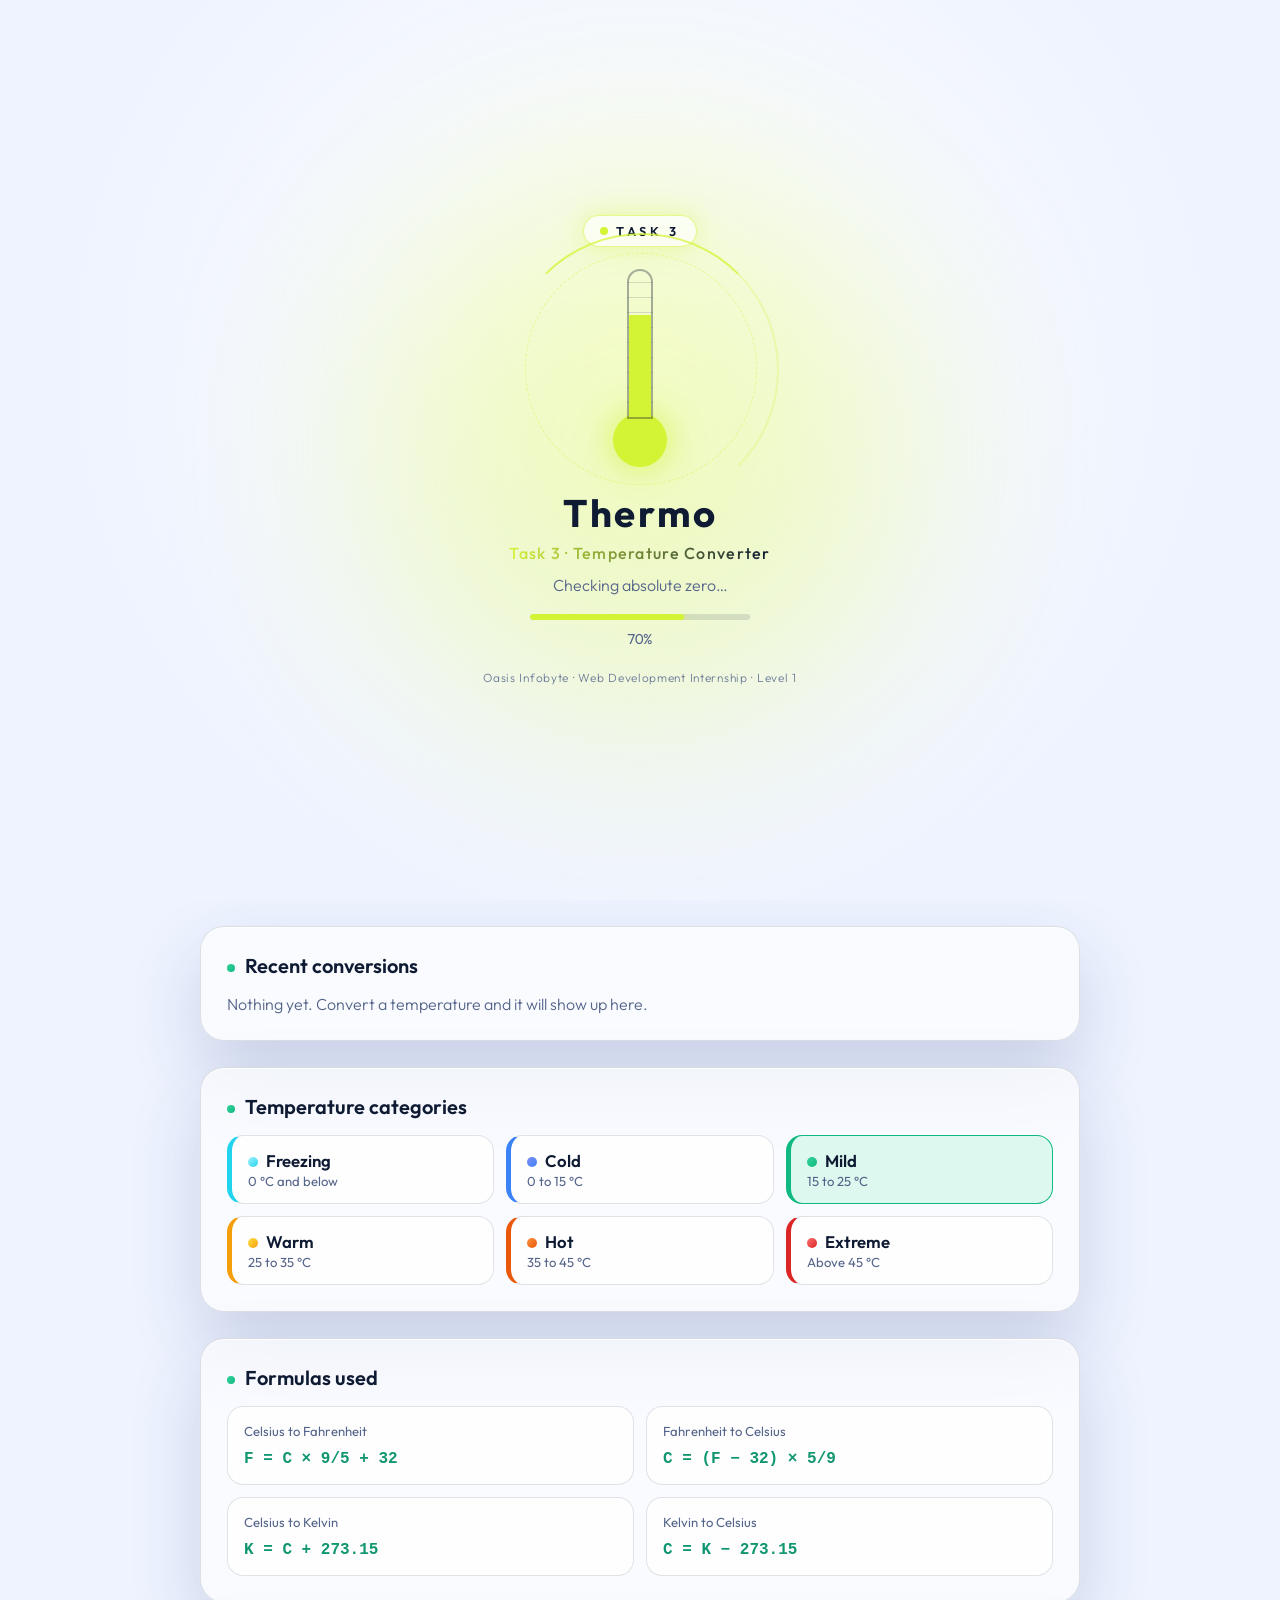
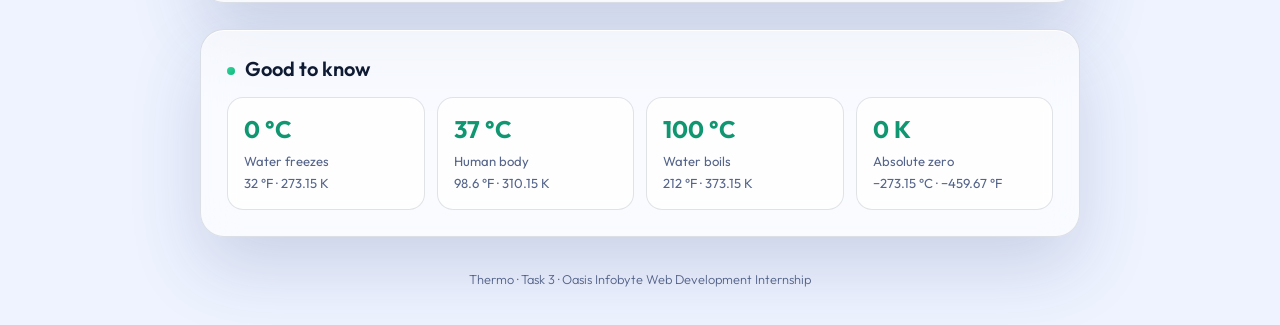
<file: OIBSIP-WebDev-L1-Temperature Converter/index.html>
<!DOCTYPE html>
<html lang="en">
<head>
  <meta charset="UTF-8">
  <meta name="viewport" content="width=device-width, initial-scale=1.0, viewport-fit=cover">
  <title>Thermo | Temperature Converter</title>

  <!-- SEO / sharing -->
  <meta name="description" content="Thermo is a fast temperature converter. Convert Celsius, Fahrenheit and Kelvin instantly with real-time validation.">
  <meta name="keywords" content="temperature converter, celsius to fahrenheit, kelvin, javascript, oasis infobyte">
  <meta name="author" content="Janvi Lumbhani">
  <meta name="theme-color" content="#080c1a">
  <meta name="color-scheme" content="light dark">
  <meta property="og:type" content="website">
  <meta property="og:title" content="Thermo | Temperature Converter">
  <meta property="og:description" content="Convert Celsius, Fahrenheit and Kelvin instantly.">

  <!-- Favicon -->
  <link rel="icon" type="image/svg+xml" href="favicon.svg">
  <link rel="icon" type="image/png" sizes="32x32" href="favicon-32.png">
  <link rel="apple-touch-icon" href="apple-touch-icon.png">

  <!-- Fonts -->
  <link rel="preconnect" href="https://fonts.googleapis.com">
  <link rel="preconnect" href="https://fonts.gstatic.com" crossorigin>
  <link href="https://fonts.googleapis.com/css2?family=Outfit:wght@300;400;500;600;700&display=swap" rel="stylesheet">

  <!-- Apply saved / system theme before first paint (prevents a flash) -->
  <script>
    (function () {
      var root = document.documentElement;
      root.classList.add("js");
      var theme = null;
      try { theme = localStorage.getItem("thermo-theme"); } catch (e) {}
      if (theme !== "light" && theme !== "dark") {
        theme = window.matchMedia && window.matchMedia("(prefers-color-scheme: light)").matches ? "light" : "dark";
      }
      root.dataset.theme = theme;
      root.dataset.mood = "mild";
    })();
  </script>
  <link rel="stylesheet" href="style.css">
  <noscript><style>.loader { display: none !important; } .js .reveal, .js .card { opacity: 1 !important; }</style></noscript>
</head>
<body>

  <!-- Loader screen -->
  <div id="loader" class="loader" role="status" aria-live="polite" aria-label="Loading">
    <div class="loader-inner">
      <div class="l-chip"><span class="l-dot" aria-hidden="true"></span>TASK 3</div>

      <div class="l-thermo" aria-hidden="true">
        <div class="l-tube"><div class="l-mercury"></div></div>
        <div class="l-bulb"></div>
      </div>

      <h2 class="l-title" aria-label="Thermo">
        <span style="--i:0">T</span><span style="--i:1">h</span><span style="--i:2">e</span><span style="--i:3">r</span><span style="--i:4">m</span><span style="--i:5">o</span>
      </h2>
      <p class="l-task">Task 3 &middot; Temperature Converter</p>
      <p class="l-status" id="l-status">Calibrating sensors…</p>
      <div class="l-bar" aria-hidden="true"><span id="l-bar-fill"></span></div>
      <span class="l-percent" id="l-percent">0%</span>
      <p class="l-credit">Oasis Infobyte &middot; Web Development Internship &middot; Level 1</p>
    </div>
  </div>

  <!-- Scroll progress + animated background -->
  <div class="scroll-progress" id="scroll-progress" aria-hidden="true"></div>
  <div class="bg" aria-hidden="true">
    <span class="blob b1"></span>
    <span class="blob b2"></span>
    <span class="blob b3"></span>
    <span class="grid-lines"></span>
  </div>

  <!-- Theme switch -->
  <button id="theme-toggle" class="theme-toggle" type="button" aria-label="Switch to light theme" title="Switch theme">
    <svg class="icon-sun" viewBox="0 0 24 24" width="22" height="22" fill="none" stroke="currentColor" stroke-width="2" stroke-linecap="round" aria-hidden="true">
      <circle cx="12" cy="12" r="4.2"/>
      <path d="M12 2.5v2.4M12 19.1v2.4M2.5 12h2.4M19.1 12h2.4M5.3 5.3l1.7 1.7M17 17l1.7 1.7M5.3 18.7L7 17M17 7l1.7-1.7"/>
    </svg>
    <svg class="icon-moon" viewBox="0 0 24 24" width="22" height="22" fill="none" stroke="currentColor" stroke-width="2" stroke-linecap="round" stroke-linejoin="round" aria-hidden="true">
      <path d="M20.5 14.2A8.6 8.6 0 0 1 9.8 3.5a8.6 8.6 0 1 0 10.7 10.7z"/>
    </svg>
  </button>

  <div class="page">

    <section class="hero">
      <main class="card" id="card">
        <header>
          <span class="badge">Task 3</span>
          <h1>Temperature Converter</h1>
          <p class="subtitle">Type a value, pick a unit, see all three.</p>
        </header>

        <div class="form-row">
        <div class="field">
          <label for="temp-input">Temperature value</label>
          <input type="text" id="temp-input" inputmode="decimal" placeholder="25" autocomplete="off" aria-describedby="error-msg">
        </div>

        <fieldset class="units">
          <legend>Convert from</legend>
          <div class="segmented">
            <span class="slider" aria-hidden="true"></span>
            <input type="radio" name="unit" id="u-c" value="C" checked>
            <label for="u-c">°C <small>Celsius</small></label>
            <input type="radio" name="unit" id="u-f" value="F">
            <label for="u-f">°F <small>Fahrenheit</small></label>
            <input type="radio" name="unit" id="u-k" value="K">
            <label for="u-k">K <small>Kelvin</small></label>
          </div>
        </fieldset>
        </div>

        <div class="quick" aria-label="Quick picks">
          <span class="quick-label">Quick picks</span>
          <div class="chips">
            <button type="button" class="chip" data-v="0" data-u="C">Freezing</button>
            <button type="button" class="chip" data-v="25" data-u="C">Room</button>
            <button type="button" class="chip" data-v="37" data-u="C">Body</button>
            <button type="button" class="chip" data-v="100" data-u="C">Boiling</button>
            <button type="button" class="chip" data-v="0" data-u="K">Abs. zero</button>
          </div>
        </div>

        <p id="error-msg" class="error" role="alert" hidden></p>

        <button id="convert-btn" class="btn-primary" type="button"><span>Convert</span></button>

        <section id="result" class="result" aria-live="polite" hidden>
          <div class="thermo" aria-hidden="true">
            <div class="tube"><div id="gauge-fill" class="mercury"></div></div>
            <div class="bulb"></div>
          </div>
          <div class="result-main">
            <!-- NEW: temperature category (colour follows it) -->
            <div class="mood-chip" id="mood-chip">
              <span class="mood-dot" aria-hidden="true"></span>
              <span><b id="mood-label">Mild</b><small id="mood-note">15 to 25 °C</small></span>
            </div>
            <ul class="tiles">
              <li data-unit="C" tabindex="0" title="Click to copy"><span class="unit-name">Celsius</span><strong><span id="out-c">–</span><em>°C</em></strong></li>
              <li data-unit="F" tabindex="0" title="Click to copy"><span class="unit-name">Fahrenheit</span><strong><span id="out-f">–</span><em>°F</em></strong></li>
              <li data-unit="K" tabindex="0" title="Click to copy"><span class="unit-name">Kelvin</span><strong><span id="out-k">–</span><em>K</em></strong></li>
            </ul>
          </div>
        </section>

        <p class="hint" id="copy-hint" hidden>Tip: click a result to copy it.</p>

        <footer class="foot">Web Development Internship, Level 1 Task 3 &nbsp;|&nbsp; Oasis Infobyte</footer>
      </main>

      <a class="scroll-cue" href="#history" aria-label="Scroll to more sections">
        <span>Scroll</span>
        <svg viewBox="0 0 24 24" width="20" height="20" fill="none" stroke="currentColor" stroke-width="2" stroke-linecap="round" stroke-linejoin="round" aria-hidden="true"><path d="M6 9l6 6 6-6"/></svg>
      </a>
    </section>

    <section class="panel reveal" id="history" aria-labelledby="history-title">
      <div class="panel-head">
        <h2 id="history-title">Recent conversions</h2>
        <button type="button" id="clear-history" class="link-btn" hidden>Clear</button>
      </div>
      <ul id="history-list" class="history"></ul>
      <p id="history-empty" class="empty">Nothing yet. Convert a temperature and it will show up here.</p>
    </section>

    <!-- NEW: temperature categories (click one to try it) -->
    <section class="panel reveal" id="categories" aria-labelledby="cats-title">
      <div class="panel-head"><h2 id="cats-title">Temperature categories</h2></div>
      <div class="cats" id="cats"></div>
    </section>

    <section class="panel reveal" id="formulas" aria-labelledby="formulas-title">
      <div class="panel-head"><h2 id="formulas-title">Formulas used</h2></div>
      <div class="formulas">
        <article class="formula" style="--d:0"><span>Celsius to Fahrenheit</span><code>F = C × 9/5 + 32</code></article>
        <article class="formula" style="--d:1"><span>Fahrenheit to Celsius</span><code>C = (F − 32) × 5/9</code></article>
        <article class="formula" style="--d:2"><span>Celsius to Kelvin</span><code>K = C + 273.15</code></article>
        <article class="formula" style="--d:3"><span>Kelvin to Celsius</span><code>C = K − 273.15</code></article>
      </div>
    </section>

    <section class="panel reveal" id="facts" aria-labelledby="facts-title">
      <div class="panel-head"><h2 id="facts-title">Good to know</h2></div>
      <div class="facts">
        <div class="fact" style="--d:0"><strong>0 °C</strong><span>Water freezes<br>32 °F · 273.15 K</span></div>
        <div class="fact" style="--d:1"><strong>37 °C</strong><span>Human body<br>98.6 °F · 310.15 K</span></div>
        <div class="fact" style="--d:2"><strong>100 °C</strong><span>Water boils<br>212 °F · 373.15 K</span></div>
        <div class="fact" style="--d:3"><strong>0 K</strong><span>Absolute zero<br>−273.15 °C · −459.67 °F</span></div>
      </div>
    </section>

    <footer class="site-foot reveal">
      Thermo &middot; Task 3 &middot; Oasis Infobyte Web Development Internship
    </footer>
  </div>

  <button id="to-top" class="to-top" type="button" aria-label="Back to top">
    <svg viewBox="0 0 24 24" width="20" height="20" fill="none" stroke="currentColor" stroke-width="2.4" stroke-linecap="round" stroke-linejoin="round" aria-hidden="true"><path d="M6 15l6-6 6 6"/></svg>
  </button>

  <div id="toast" class="toast" role="status" aria-live="polite"></div>

  <script src="script.js"></script>
</body>
</html>
</file>
<file: OIBSIP-WebDev-L1-Landing Page/style.css>
:root {
  --white: #ffffff;
  --ivory: #fbf9f5;
  --cream: #f4eee5;
  --sand: #e9dfd1;
  --brown: #60452f;
  --brown-dark: #38291e;
  --brown-deep: #261c15;
  --gold: #b58a55;
  --gold-light: #d2b184;
  --text: #51483f;
  --muted: #897f74;
  --line: #e8dfd4;
  --green: #169b58;
  --shadow: 0 15px 45px rgba(64, 45, 27, 0.09);
}
* {
  margin: 0;
  padding: 0;
  box-sizing: border-box;
}
html {
  scroll-behavior: smooth;
  scroll-padding-top: 90px;
  overflow-x: hidden;
  overflow-y: scroll;
  scrollbar-width: thin;
  scrollbar-color: #b58a55 #f4eee5;
}
::-webkit-scrollbar {
  width: 10px;
  height: 0;
}
::-webkit-scrollbar:horizontal {
  display: none;
  height: 0;
}
::-webkit-scrollbar-track {
  background: #f4eee5;
}
::-webkit-scrollbar-thumb {
  background: linear-gradient(#d2b184, #b58a55);
  border: 2px solid #f4eee5;
  border-radius: 20px;
}
::-webkit-scrollbar-thumb:hover {
  background: linear-gradient(#b58a55, #60452f);
}
::-webkit-scrollbar-corner {
  display: none;
}
html,
body {
  max-width: 100%;
}
body {
  background: var(--ivory);
  color: var(--text);
  font-family: "DM Sans", sans-serif;
  overflow-x: hidden;
  overflow-x: clip;
}
.chat-messages,
.header nav,
#successModal {
  overflow-x: hidden;
}
body.modal-open {
  overflow: hidden;
}
a {
  text-decoration: none;
  color: inherit;
}
button,
input,
select,
textarea {
  font: inherit;
}
button {
  cursor: pointer;
}
img {
  display: block;
  width: 100%;
  object-fit: cover;
}
::selection {
  background: var(--gold-light);
  color: var(--brown-dark);
}
/* loader section css */
.page-loader {
  position: fixed;
  inset: 0;
  z-index: 99999;
  background: var(--ivory);
  display: flex;
  flex-direction: column;
  justify-content: center;
  align-items: center;
  gap: 15px;
  animation: loaderOut 0.6s ease 1.6s forwards;
}
.loader-logo {
  width: 65px;
  height: 65px;
  border: 1px solid var(--gold);
  border-radius: 50%;
  display: grid;
  place-items: center;
  color: var(--brown);
  font:
    44px "Playfair Display",
    serif;
}
.page-loader h2 {
  font-size: 14px;
  letter-spacing: 5px;
  color: var(--brown-dark);
}
.page-loader h2 span {
  color: var(--gold);
}
.loader-line {
  width: 150px;
  height: 2px;
  background: var(--sand);
  overflow: hidden;
}
.loader-line span {
  display: block;
  width: 0;
  height: 100%;
  background: var(--gold);
  animation: loading 1.4s ease forwards;
}
.page-loader small {
  color: var(--muted);
  letter-spacing: 2px;
  font-size: 9px;
}
@keyframes loading {
  to {
    width: 100%;
  }
}
@keyframes loaderOut {
  to {
    opacity: 0;
    visibility: hidden;
  }
}
.scroll-progress {
  position: fixed;
  top: 0;
  left: 0;
  z-index: 10001;
  height: 3px;
  width: 0;
  background: var(--gold);
}
/* header section css */
.header {
  position: fixed;
  z-index: 1000;
  top: 0;
  left: 0;
  width: 100%;
  height: 88px;
  padding: 0 7%;
  display: flex;
  justify-content: space-between;
  align-items: center;
  background: rgba(255, 255, 255, 0.95);
  border-bottom: 1px solid rgba(100, 75, 48, 0.08);
  transition: 0.35s ease;
}
.header.scrolled {
  height: 72px;
  background: rgba(255, 255, 255, 0.98);
  box-shadow: 0 5px 25px rgba(55, 38, 23, 0.07);
  backdrop-filter: blur(15px);
}
.logo {
  display: flex;
  align-items: center;
  gap: 12px;
}
.logo-symbol {
  width: 43px;
  height: 43px;
  border: 1px solid var(--gold);
  border-radius: 50%;
  display: grid;
  place-items: center;
  color: var(--brown);
  font:
    29px "Playfair Display",
    serif;
  transition: transform 0.8s ease;
}
.logo:hover .logo-symbol {
  transform: rotateY(360deg);
}
.logo-text {
  color: var(--brown-dark);
  font-size: 14px;
  font-weight: 700;
  letter-spacing: 4px;
}
.logo-text small {
  display: block;
  color: var(--gold);
  font-size: 9px;
  letter-spacing: 5px;
  margin-top: 3px;
}
.header nav {
  display: flex;
  align-items: center;
  gap: 25px;
}
.header nav a {
  position: relative;
  color: var(--brown-dark);
  font-size: 11px;
  transition: 0.25s;
}
.header nav a:not(.nav-book)::after {
  content: "";
  position: absolute;
  left: 0;
  bottom: -6px;
  width: 0;
  height: 1px;
  background: var(--gold);
  transition: width 0.3s;
}
.header nav a:not(.nav-book):hover::after {
  width: 100%;
}
.header nav a:hover {
  color: var(--gold);
}
.header nav .nav-book {
  border: 1px solid var(--gold);
  color: var(--brown);
  padding: 13px 18px;
}
.header nav .nav-book:hover {
  color: white;
  background: var(--brown);
  border-color: var(--brown);
}
.nav-book span {
  color: var(--gold);
  margin-left: 5px;
}
.menu-toggle {
  display: none;
  background: none;
  border: 0;
  color: var(--brown);
  font-size: 25px;
}
/* COMMON */
.section {
  padding: 110px 9%;
}
.eyebrow {
  display: block;
  margin-bottom: 22px;
  color: var(--gold);
  font-size: 10px;
  font-weight: 600;
  letter-spacing: 3px;
}
em {
  color: var(--gold);
  font-weight: 400;
}
.section-heading {
  text-align: center;
  margin: 0 auto 55px;
}
.section-heading h2 {
  color: var(--brown-dark);
  font:
    45px/1.2 "Playfair Display",
    serif;
}
.section-heading p {
  color: var(--muted);
  font-size: 13px;
  margin-top: 15px;
}
.btn {
  min-height: 50px;
  padding: 15px 24px;
  display: inline-flex;
  align-items: center;
  justify-content: center;
  gap: 15px;
  border: 1px solid transparent;
  font-size: 11px;
  font-weight: 600;
  letter-spacing: 0.5px;
  transition: 0.3s ease;
  position: relative;
  overflow: hidden;
}
.btn:hover {
  transform: translateY(-4px);
  box-shadow: 0 12px 25px rgba(50, 34, 20, 0.13);
}
.btn::after {
  content: "";
  position: absolute;
  top: 0;
  left: -80%;
  width: 50%;
  height: 100%;
  background: linear-gradient(
    90deg,
    transparent,
    rgba(255, 255, 255, 0.35),
    transparent
  );
  transform: skewX(-20deg);
}
.btn:hover::after {
  left: 130%;
  transition: left 0.7s;
}
.btn-light {
  color: var(--brown-dark);
  background: white;
}
.btn-light:hover {
  background: var(--cream);
}
.btn-outline-light {
  color: white;
  border-color: rgba(255, 255, 255, 0.8);
  background: transparent;
}
.btn-outline-light:hover {
  color: var(--brown-dark);
  background: white;
}
.btn-brown {
  color: white;
  background: var(--brown);
}
.btn-brown:hover {
  background: var(--brown-dark);
}
.btn-soft {
  color: var(--brown);
  background: var(--cream);
  border-color: var(--sand);
}
/* scroll animations css */
.reveal {
  opacity: 0;
  transform: translateY(40px);
  transition:
    opacity 0.9s ease,
    transform 0.9s cubic-bezier(0.2, 0.8, 0.2, 1);
}
.reveal-left {
  transform: translateX(-70px);
}
.reveal-right {
  transform: translateX(70px);
}
.reveal-zoom {
  transform: scale(0.85);
}
.reveal-flip {
  transform: perspective(900px) rotateX(-60deg) translateY(30px);
  transform-origin: top center;
}
.reveal.visible {
  opacity: 1;
  transform: none;
  transition-delay: var(--d, 0s);
}
.reveal.visible.done {
  transition-delay: 0s;
}

/* HERO */
.hero {
  position: relative;
  min-height: 760px;
  height: 100vh;
  max-height: 950px;
  display: flex;
  align-items: center;
  padding: 130px 10% 100px;
  overflow: hidden;
  background: var(--brown-dark);
}
.hero-photo {
  position: absolute;
  inset: -4% 0;
  translate: 0 var(--py, 0px);
  background: url("image/cafe1.jpg") center/cover;
  animation: heroZoom 18s ease-in-out infinite alternate;
}
.hero-shade {
  position: absolute;
  inset: 0;
  background: linear-gradient(
    90deg,
    rgba(35, 25, 18, 0.78),
    rgba(35, 25, 18, 0.38) 60%,
    rgba(35, 25, 18, 0.12)
  );
}
@keyframes heroZoom {
  to {
    transform: scale(1.08);
  }
}
.hero-content {
  position: relative;
  z-index: 1;
  max-width: 690px;
}
.hero-eyebrow {
  color: #e6c99e;
}
.hero h1 {
  color: white;
  font:
    70px/1.12 "Playfair Display",
    serif;
  letter-spacing: -0.8px;
}
.hero h1 em {
  color: #e4c28e;
}
.hero-content > p {
  max-width: 520px;
  color: rgba(255, 255, 255, 0.83);
  font-size: 14px;
  line-height: 1.9;
  margin: 25px 0 34px;
}
.hero-actions {
  display: flex;
  flex-wrap: wrap;
  gap: 13px;
}
.hero-bottom {
  position: absolute;
  z-index: 1;
  bottom: 30px;
  left: 10%;
  right: 10%;
  display: flex;
  justify-content: space-between;
  color: #ead8bd;
  font-size: 9px;
  letter-spacing: 2px;
}
.hero-bottom span:last-child {
  animation: bob 2s ease-in-out infinite;
}
@keyframes bob {
  50% {
    transform: translateY(5px);
  }
}

/* MARQUEE */
.marquee {
  overflow: hidden;
}
.marquee-track {
  display: flex;
  align-items: center;
  width: max-content;
  gap: 35px;
  padding-right: 35px;
  animation: marquee 28s linear infinite;
}
.marquee:hover .marquee-track {
  animation-play-state: paused;
}
.marquee.reverse .marquee-track {
  animation-direction: reverse;
  animation-duration: 34s;
}
@keyframes marquee {
  to {
    transform: translateX(-50%);
  }
}
.intro-strip {
  min-height: 75px;
  display: flex;
  align-items: center;
  background: var(--cream);
  color: var(--brown);
  font-size: 9px;
  letter-spacing: 2px;
  white-space: nowrap;
}
.intro-strip i,
.offer-marquee i {
  color: var(--gold);
  font-style: normal;
  display: inline-block;
  animation: spin 6s linear infinite;
}
@keyframes spin {
  to {
    transform: rotate(360deg);
  }
}
.offer-marquee {
  padding: 28px 0;
  background: var(--brown-deep);
  display: grid;
  gap: 18px;
}
.offer-marquee .marquee-track {
  gap: 45px;
  padding-right: 45px;
  white-space: nowrap;
  color: #e5c79b;
  font:
    italic 400 34px "Playfair Display",
    serif;
}
.offer-marquee .reverse .marquee-track {
  color: rgba(255, 255, 255, 0.55);
  font-size: 26px;
}

/* STORY */
.story-section {
  display: grid;
  grid-template-columns: 1fr 1fr;
  align-items: center;
  gap: 95px;
  background: white;
}
.story-visual {
  position: relative;
}
.story-visual img {
  height: 540px;
  box-shadow: var(--shadow);
}
.photo-tag {
  position: absolute;
  left: 22px;
  bottom: 22px;
  padding: 14px 20px;
  background: white;
  color: var(--brown);
  font-size: 9px;
  letter-spacing: 2px;
  animation: floaty 4s ease-in-out infinite;
}
@keyframes floaty {
  50% {
    transform: translateY(-8px);
  }
}
.story-copy h2,
.craft-copy h2,
.offers-copy h2,
.booking-intro h2,
.visit-copy h2 {
  color: var(--brown-dark);
  font:
    49px/1.2 "Playfair Display",
    serif;
}
.story-copy p,
.craft-copy > p,
.offers-copy p,
.booking-intro > p,
.visit-copy p {
  color: var(--muted);
  font-size: 13px;
  line-height: 2;
  margin: 22px 0;
}
.text-link {
  display: inline-block;
  margin-top: 12px;
  color: var(--brown);
  font-size: 12px;
  font-weight: 600;
  border-bottom: 1px solid var(--gold);
  padding-bottom: 8px;
}
.text-link span {
  color: var(--gold);
  margin-left: 8px;
  display: inline-block;
  transition: transform 0.3s;
}
.text-link:hover span {
  transform: translate(4px, -4px);
}

/* QUOTE */
.quote-section {
  padding: 105px 20px;
  text-align: center;
  background: var(--cream);
}
.quote-section h2 {
  color: var(--brown-dark);
  font:
    49px/1.3 "Playfair Display",
    serif;
}
.quote-section p {
  color: var(--gold);
  font-size: 9px;
  letter-spacing: 3px;
  margin-top: 25px;
}

/* MENU / PRODUCTS */
.menu-section {
  background: var(--ivory);
}
.sub-title {
  text-align: center;
  margin: 85px 0 38px;
}
.sub-title:first-of-type {
  margin-top: 20px;
}
.sub-title span {
  color: var(--gold);
  font-size: 9px;
  letter-spacing: 3px;
  font-weight: 600;
}
.sub-title h3 {
  margin-top: 12px;
  color: var(--brown-dark);
  font:
    34px "Playfair Display",
    serif;
}

/* category flip cards */
.category-grid {
  display: grid;
  grid-template-columns: repeat(4, 1fr);
  gap: 22px;
}
.flip-card {
  perspective: 1000px;
  border: 0;
  background: none;
  height: 320px;
  padding: 0;
  text-align: left;
}
.flip-inner {
  position: relative;
  width: 100%;
  height: 100%;
  transform-style: preserve-3d;
  transition: transform 0.8s cubic-bezier(0.2, 0.8, 0.2, 1);
}
.flip-card:hover .flip-inner,
.flip-card.flipped .flip-inner,
.flip-card:focus-visible .flip-inner {
  transform: rotateY(180deg);
}
.flip-front,
.flip-back {
  position: absolute;
  inset: 0;
  backface-visibility: hidden;
  -webkit-backface-visibility: hidden;
  overflow: hidden;
}
.flip-front img {
  height: 100%;
}
.flip-front::after {
  content: "";
  position: absolute;
  inset: 0;
  background: linear-gradient(transparent 40%, rgba(25, 18, 13, 0.82));
}
.flip-label {
  position: absolute;
  z-index: 1;
  left: 22px;
  bottom: 22px;
  color: white;
}
.flip-label span {
  color: #e3c08c;
  font-size: 11px;
}
.flip-label h4 {
  font:
    28px "Playfair Display",
    serif;
  margin-top: 6px;
}
.flip-back {
  transform: rotateY(180deg);
  background: var(--brown);
  color: white;
  padding: 30px 26px;
  display: flex;
  flex-direction: column;
  justify-content: center;
  gap: 14px;
  border: 1px solid var(--gold);
}
.flip-back h4 {
  font:
    28px "Playfair Display",
    serif;
  color: #e4c28e;
}
.flip-back p {
  font-size: 12px;
  line-height: 1.9;
  color: rgba(255, 255, 255, 0.82);
}
.flip-back b {
  color: #e4c28e;
  font-size: 11px;
  letter-spacing: 1px;
}

/* best seller slider */
.slider {
  position: relative;
}
.slider-viewport {
  overflow: hidden;
  cursor: grab;
  touch-action: pan-y;
}
.slider-viewport.dragging {
  cursor: grabbing;
}
.slider-track {
  display: flex;
  gap: 24px;
  transition: transform 0.7s cubic-bezier(0.2, 0.8, 0.2, 1);
  will-change: transform;
}
.slider-track.no-anim {
  transition: none;
}
.slide {
  flex: 0 0 calc((100% - 48px) / 3);
  background: white;
  border: 1px solid #eee8df;
  overflow: hidden;
  transition: box-shadow 0.35s;
  user-select: none;
}
.slide:hover {
  box-shadow: var(--shadow);
}
.slide-img {
  position: relative;
  height: 270px;
  overflow: hidden;
}
.slide-img img {
  height: 100%;
  transition: transform 0.7s;
  pointer-events: none;
}
.slide:hover .slide-img img {
  transform: scale(1.09) rotate(1deg);
}
.rank {
  position: absolute;
  top: 14px;
  left: 14px;
  padding: 8px 13px;
  background: var(--brown);
  color: white;
  font:
    17px "Playfair Display",
    serif;
}
.slide-info {
  padding: 24px;
}
.slide-info small {
  color: var(--gold);
  font-size: 9px;
  letter-spacing: 2px;
}
.slide-info h4 {
  margin: 10px 0 8px;
  color: var(--brown-dark);
  font:
    23px "Playfair Display",
    serif;
}
.slide-info p {
  color: var(--muted);
  font-size: 11px;
  line-height: 1.7;
}
.slide-foot {
  display: flex;
  justify-content: space-between;
  align-items: center;
  margin-top: 16px;
}
.slide-foot strong {
  color: var(--brown);
  font-size: 17px;
}
.stars-s {
  color: var(--gold);
  letter-spacing: 2px;
  font-size: 12px;
}
.slider-btn {
  position: absolute;
  top: 135px;
  z-index: 3;
  width: 48px;
  height: 48px;
  border-radius: 50%;
  border: 1px solid var(--gold);
  background: white;
  color: var(--brown);
  font-size: 18px;
  box-shadow: 0 8px 25px rgba(55, 38, 23, 0.12);
  transition: 0.3s;
}
.slider-btn:hover {
  background: var(--brown);
  color: white;
}
.slider-btn.prev {
  left: -22px;
}
.slider-btn.next {
  right: -22px;
}
.slider-dots {
  display: flex;
  justify-content: center;
  gap: 9px;
  margin-top: 30px;
}
.slider-dots button {
  width: 9px;
  height: 9px;
  padding: 0;
  border: 0;
  border-radius: 10px;
  background: var(--sand);
  transition: 0.4s;
}
.slider-dots button.active {
  width: 30px;
  background: var(--gold);
}

/* full menu */
.menu-filters {
  display: flex;
  justify-content: center;
  flex-wrap: wrap;
  gap: 10px;
  margin-bottom: 40px;
}
.filter-btn {
  padding: 11px 23px;
  background: white;
  border: 1px solid var(--line);
  color: var(--brown);
  font-size: 11px;
  transition: 0.25s;
}
.filter-btn:hover,
.filter-btn.active {
  color: white;
  background: var(--brown);
  border-color: var(--brown);
}
.menu-grid {
  display: grid;
  grid-template-columns: repeat(3, 1fr);
  gap: 25px;
}
.menu-card {
  background: white;
  border: 1px solid #eee8df;
  box-shadow: 0 8px 25px rgba(60, 43, 27, 0.04);
  transition:
    transform 0.35s ease,
    box-shadow 0.35s ease,
    opacity 0.9s ease;
  overflow: hidden;
}
.menu-card:hover {
  transform: translateY(-8px);
  box-shadow: var(--shadow);
}
.menu-card.pop {
  animation: pop 0.55s cubic-bezier(0.2, 0.9, 0.3, 1.2) both;
}
@keyframes pop {
  from {
    opacity: 0;
    transform: scale(0.88) translateY(20px);
  }
  to {
    opacity: 1;
    transform: none;
  }
}
.menu-image {
  height: 245px;
  position: relative;
  overflow: hidden;
}
.menu-image img {
  height: 100%;
  transition: 0.6s;
}
.menu-card:hover .menu-image img {
  transform: scale(1.07);
}
.menu-image > span {
  position: absolute;
  top: 15px;
  left: 15px;
  padding: 8px 12px;
  color: white;
  background: var(--brown);
  font-size: 8px;
  letter-spacing: 1px;
}
.menu-info {
  padding: 24px;
}
.menu-meta {
  color: var(--gold);
  font-size: 9px;
  letter-spacing: 2px;
}
.menu-info h3 {
  margin: 12px 0 8px;
  color: var(--brown-dark);
  font:
    23px "Playfair Display",
    serif;
}
.menu-info p {
  color: var(--muted);
  font-size: 11px;
  line-height: 1.7;
  min-height: 38px;
}
.menu-info strong {
  display: block;
  color: var(--brown);
  font-size: 17px;
  margin-top: 15px;
}
.menu-card.hidden {
  display: none;
}

/* most loved dishes */
.loved-grid {
  display: grid;
  grid-template-columns: repeat(4, 1fr);
  gap: 22px;
}
.loved-card {
  background: white;
  border: 1px solid var(--line);
  overflow: hidden;
  transition:
    transform 0.4s,
    box-shadow 0.4s,
    opacity 0.9s;
}
.loved-card:hover {
  transform: translateY(-9px);
  box-shadow: var(--shadow);
}
.loved-img {
  position: relative;
  height: 250px;
  overflow: hidden;
}
.loved-img img {
  height: 100%;
  transition: 0.7s;
}
.loved-card:hover .loved-img img {
  transform: scale(1.1);
}
.like-btn {
  position: absolute;
  top: 14px;
  right: 14px;
  width: 44px;
  height: 44px;
  border-radius: 50%;
  border: 0;
  background: white;
  box-shadow: 0 6px 20px rgba(0, 0, 0, 0.15);
  display: grid;
  place-items: center;
  transition: transform 0.25s;
}
.like-btn:hover {
  transform: scale(1.12);
}
.like-btn .heart {
  color: #c9bcad;
  font-size: 21px;
  transition: color 0.25s;
}
.like-btn.liked .heart {
  color: #d1493f;
  animation: beat 0.6s ease;
}
@keyframes beat {
  30% {
    transform: scale(1.5);
  }
  60% {
    transform: scale(0.9);
  }
}
.float-heart {
  position: fixed;
  z-index: 3000;
  color: #d1493f;
  font-size: 18px;
  pointer-events: none;
  animation: floatUp 1s ease-out forwards;
}
@keyframes floatUp {
  to {
    transform: translate(var(--x), -90px) scale(1.5);
    opacity: 0;
  }
}
.loved-info {
  padding: 20px 22px 24px;
}
.loved-info h4 {
  color: var(--brown-dark);
  font:
    21px "Playfair Display",
    serif;
  margin-bottom: 14px;
}
.loved-people {
  display: flex;
  align-items: center;
  gap: 12px;
}
.avatars {
  display: flex;
}
.avatars i {
  width: 28px;
  height: 28px;
  margin-left: -8px;
  border: 2px solid white;
  border-radius: 50%;
  display: grid;
  place-items: center;
  background: var(--gold-light);
  color: var(--brown-dark);
  font:
    600 10px "DM Sans",
    sans-serif;
  font-style: normal;
}
.avatars i:first-child {
  margin-left: 0;
}
.avatars i:nth-child(2) {
  background: var(--sand);
}
.avatars i:nth-child(3) {
  background: var(--gold);
  color: white;
}
.avatars i:nth-child(4) {
  background: var(--brown);
  color: white;
}
.loved-people p {
  color: var(--muted);
  font-size: 11px;
}
.loved-people b {
  color: var(--brown);
}
.loved-hint {
  text-align: center;
  margin-top: 28px;
  color: var(--muted);
  font-size: 11px;
  letter-spacing: 1px;
}

/* CRAFT */
.craft-section {
  display: grid;
  grid-template-columns: 1fr 1fr;
  background: var(--cream);
  overflow: hidden;
}
.craft-image img {
  height: 100%;
  min-height: 650px;
}
.craft-copy {
  padding: 95px 12%;
}
.craft-points {
  margin-top: 35px;
}
.craft-points > div {
  display: flex;
  gap: 20px;
  align-items: flex-start;
  padding: 18px 0;
  border-bottom: 1px solid #dfd4c5;
  transition: transform 0.3s;
}
.craft-points > div:hover {
  transform: translateX(10px);
}
.craft-points > div > span {
  color: var(--gold);
  font:
    25px "Playfair Display",
    serif;
}
.craft-points p strong {
  display: block;
  color: var(--brown-dark);
  font-size: 13px;
  margin-bottom: 6px;
}
.craft-points p small {
  display: block;
  color: var(--muted);
  font-size: 11px;
}

/* EXPERIENCE */
.experience-section {
  background: white;
}
.experience-grid {
  display: grid;
  grid-template-columns: repeat(3, 1fr);
  gap: 25px;
}
.experience-card {
  position: relative;
  height: 430px;
  overflow: hidden;
  background: var(--brown-dark);
}
.experience-card img {
  height: 100%;
  transition: 0.65s;
}
.experience-card:hover img {
  transform: scale(1.08);
}
.experience-card::after {
  content: "";
  position: absolute;
  inset: 0;
  background: linear-gradient(transparent 35%, rgba(25, 18, 13, 0.82));
}
.experience-caption {
  position: absolute;
  z-index: 1;
  left: 26px;
  right: 20px;
  bottom: 27px;
  color: white;
}
.experience-caption span {
  color: #e3c08c;
  font-size: 11px;
}
.experience-caption h3 {
  font:
    26px "Playfair Display",
    serif;
  margin: 10px 0;
}
.experience-caption p {
  color: rgba(255, 255, 255, 0.8);
  font-size: 11px;
}

/* WHY US */
.why-section {
  padding: 105px 9%;
  background: var(--ivory);
}
.why-grid {
  display: grid;
  grid-template-columns: repeat(3, 1fr);
  gap: 22px;
}
.why-card {
  padding: 38px 30px;
  background: white;
  border: 1px solid var(--line);
  transition:
    transform 0.35s,
    border-color 0.35s,
    box-shadow 0.35s,
    opacity 0.9s;
}
.why-card:hover {
  transform: translateY(-7px);
  border-color: var(--gold-light);
  box-shadow: var(--shadow);
}
.why-card > span {
  color: var(--gold);
  font:
    31px "Playfair Display",
    serif;
}
.why-card h3 {
  margin: 23px 0 13px;
  color: var(--brown-dark);
  font:
    22px "Playfair Display",
    serif;
}
.why-card p {
  color: var(--muted);
  font-size: 12px;
  line-height: 1.9;
}

/* OFFERS */
.offers-section {
  display: grid;
  grid-template-columns: 1fr 1fr;
  background: var(--cream);
  overflow: hidden;
}
.offers-copy {
  padding: 95px 12%;
  align-self: center;
}
.offers-image img {
  height: 100%;
  min-height: 480px;
}

/* EVENTS */
.events-section {
  background: white;
}
.events-grid {
  display: grid;
  grid-template-columns: repeat(2, 1fr);
  gap: 25px;
}
.event-card {
  background: var(--ivory);
  border: 1px solid var(--line);
  overflow: hidden;
}
.event-card img {
  height: 300px;
  transition: 0.5s;
}
.event-card:hover img {
  transform: scale(1.04);
}
.event-card > div {
  padding: 28px;
}
.event-card span {
  color: var(--gold);
  font-size: 9px;
  letter-spacing: 2px;
}
.event-card h3 {
  margin: 12px 0;
  color: var(--brown-dark);
  font:
    25px "Playfair Display",
    serif;
}
.event-card p {
  color: var(--muted);
  font-size: 12px;
  line-height: 1.8;
}

/* GALLERY */
.gallery-section {
  background: var(--ivory);
}
.gallery-grid {
  display: grid;
  grid-template-columns: repeat(4, 1fr);
  gap: 15px;
}
.gallery-grid img {
  height: 280px;
  transition:
    transform 0.4s,
    box-shadow 0.4s,
    opacity 0.9s;
}
.gallery-grid img:hover {
  transform: translateY(-5px) scale(1.02);
  box-shadow: var(--shadow);
}

/* REVIEWS */
.reviews-section {
  padding: 100px 9%;
  background: var(--cream);
}
.review-grid {
  display: grid;
  grid-template-columns: repeat(3, 1fr);
  gap: 22px;
}
.review-card {
  padding: 35px;
  background: white;
  border: 1px solid var(--line);
  transition:
    transform 0.4s,
    box-shadow 0.4s,
    opacity 0.9s;
}
.review-card:hover {
  transform: translateY(-6px);
  box-shadow: var(--shadow);
}
.stars {
  color: var(--gold);
  letter-spacing: 4px;
  margin-bottom: 20px;
}
.review-card p {
  color: var(--text);
  font:
    17px/1.7 "Playfair Display",
    serif;
  margin-bottom: 24px;
}
.review-card strong {
  color: var(--brown);
  font-size: 11px;
}

/* BOOKING */
.booking-section {
  padding: 110px 9%;
  display: grid;
  grid-template-columns: 0.8fr 1.2fr;
  gap: 75px;
  align-items: center;
  background: white;
  overflow: hidden;
}
.booking-intro .eyebrow {
  color: var(--gold);
}
.booking-intro h2 {
  font-size: 51px;
}
.booking-note {
  color: var(--gold);
  font-size: 9px;
  letter-spacing: 2px;
  margin: 32px 0;
}
.call-direct {
  display: inline-block;
  color: var(--brown);
  font-size: 12px;
  padding-bottom: 8px;
  border-bottom: 1px solid var(--gold);
}
.booking-form {
  padding: 38px;
  background: var(--ivory);
  border: 1px solid var(--line);
  box-shadow: var(--shadow);
}
.form-grid {
  display: grid;
  grid-template-columns: 1fr 1fr;
  gap: 20px;
}
.form-grid label {
  color: var(--brown);
  font-size: 11px;
  font-weight: 600;
}
.form-grid input,
.form-grid select,
.form-grid textarea {
  display: block;
  width: 100%;
  margin-top: 9px;
  padding: 14px;
  border: 1px solid #e4dbce;
  border-radius: 2px;
  outline: none;
  background: white;
  color: var(--brown-dark);
  font-size: 12px;
  transition: 0.25s;
}
.form-grid input:focus,
.form-grid select:focus,
.form-grid textarea:focus {
  border-color: var(--gold);
  box-shadow: 0 0 0 3px rgba(181, 138, 85, 0.12);
}
.full-field {
  grid-column: 1 / -1;
}
.booking-submit {
  width: 100%;
  margin-top: 24px;
}
.booking-submit:disabled {
  opacity: 0.6;
  cursor: wait;
  transform: none;
}
.booking-form small {
  display: block;
  margin-top: 15px;
  color: var(--muted);
  font-size: 10px;
  line-height: 1.8;
}
.booking-status {
  color: #a42c2c;
  font-size: 12px;
  margin-top: 10px;
}

/* FAQ */
.faq-section {
  background: var(--ivory);
}
.faq-list {
  max-width: 820px;
  margin: auto;
}
.faq-list details {
  padding: 22px 5px;
  border-bottom: 1px solid var(--line);
}
.faq-list summary {
  color: var(--brown-dark);
  cursor: pointer;
  font:
    19px "Playfair Display",
    serif;
  list-style-position: outside;
}
.faq-list details p {
  padding-top: 17px;
  color: var(--muted);
  font-size: 12px;
  line-height: 1.9;
}
.faq-list details[open] p {
  animation: fadeDown 0.4s ease;
}
@keyframes fadeDown {
  from {
    opacity: 0;
    transform: translateY(-8px);
  }
  to {
    opacity: 1;
    transform: none;
  }
}

/* VISIT */
.visit-section {
  display: grid;
  grid-template-columns: 1fr 1fr;
  background: var(--cream);
  overflow: hidden;
}
.visit-photo {
  min-height: 500px;
  background: url("image/cafe1.avif") center/cover;
}
.visit-copy {
  padding: 90px 12%;
  align-self: center;
}

/* FOOTER */
.footer {
  padding: 48px 8% 20px;
  background: var(--brown-deep);
  color: white;
}
.footer-topline {
  display: flex;
  justify-content: space-between;
  flex-wrap: wrap;
  gap: 12px;
  padding-bottom: 25px;
  border-bottom: 1px solid rgba(255, 255, 255, 0.15);
  color: #dfc49d;
  font-size: 9px;
  letter-spacing: 2px;
}
.footer-main {
  display: grid;
  grid-template-columns: 1.5fr 1fr 1.1fr 1.5fr;
  gap: 45px;
  padding: 60px 0;
}
.footer-logo .logo-text {
  color: white;
}
.footer-brand > p,
.footer-contact > p {
  color: #c1b4a6;
  font-size: 11px;
  line-height: 2;
  margin: 24px 0;
}
.footer-socials {
  display: flex;
  gap: 10px;
  margin-top: 25px;
}
.footer-socials a {
  width: 36px;
  height: 36px;
  display: grid;
  place-items: center;
  border: 1px solid #826a50;
  color: #e5c79b;
  transition: 0.25s;
}
.footer-socials a:hover {
  color: var(--brown-deep);
  background: #e5c79b;
  transform: translateY(-3px);
}
.footer-column h3 {
  margin-bottom: 23px;
  color: #e5c79b;
  font-size: 10px;
  letter-spacing: 2px;
}
.footer-column > a {
  display: block;
  margin-bottom: 16px;
  color: #c1b4a6;
  font-size: 11px;
  transition: 0.25s;
}
.footer-column > a:hover {
  color: white;
  transform: translateX(5px);
}
.footer-contact > a {
  display: block;
  margin: 18px 0;
  color: white;
  font-size: 11px;
}
.footer-contact small,
.footer-hours small {
  display: block;
  margin-bottom: 8px;
  color: #d9bb8e;
  font-size: 9px;
  letter-spacing: 2px;
}
.footer-hours p {
  color: #c1b4a6;
  font-size: 11px;
}
.footer-bottom {
  display: flex;
  justify-content: space-between;
  flex-wrap: wrap;
  gap: 15px;
  padding-top: 22px;
  border-top: 1px solid rgba(255, 255, 255, 0.15);
  color: #b8aa9b;
  font-size: 9px;
}
.footer-bottom b {
  color: #e1b77d;
  display: inline-block;
  animation: beat 1.6s infinite;
}
.footer-bottom a {
  color: #e1c49b;
}
.logo-symbol img,
.loader-logo img {
  width: 100%;
  height: 100%;
  object-fit: contain;
  border-radius: 50%;
  display: block;
}
.logo-symbol { width: 40px; height: 40px; }
.loader-logo { width: 80px; height: 80px; }
/* back to top css */
.back-top {
  position: fixed;
  z-index: 800;
  right: 28px;
  bottom: 100px;
  width: 42px;
  height: 42px;
  border: 1px solid var(--gold);
  background: white;
  color: var(--brown);
  font-size: 19px;
  opacity: 0;
  visibility: hidden;
  transition: 0.3s;
  box-shadow: 0 5px 20px rgba(0, 0, 0, 0.08);
}
.back-top.show {
  opacity: 1;
  visibility: visible;
}

/* floating button css */
.floating-tools {
  position: fixed;
  z-index: 1500;
  right: 25px;
  bottom: 24px;
  display: flex;
  align-items: center;
  gap: 12px;
}
.scroll-circle {
  position: relative;
  width: 58px;
  height: 58px;
  display: grid;
  place-items: center;
  border: 0;
  border-radius: 50%;
  background: white;
  color: var(--brown);
  box-shadow: 0 5px 25px rgba(55, 38, 23, 0.12);
}
.scroll-circle svg {
  position: absolute;
  inset: 0;
  width: 100%;
  height: 100%;
  transform: rotate(-90deg);
}
.scroll-circle circle {
  fill: none;
  stroke-width: 3;
}
.circle-track {
  stroke: #eadfce;
}
.circle-value {
  stroke: var(--gold);
  stroke-dasharray: 157;
  stroke-dashoffset: 157;
  transition: stroke-dashoffset 0.15s;
}
.scroll-circle span {
  font-size: 10px;
  font-weight: 600;
}
.chat-launcher {
  padding: 16px 22px;
  border: 0;
  border-radius: 50px;
  background: var(--brown);
  color: white;
  font-size: 12px;
  font-weight: 600;
  box-shadow: 0 8px 25px rgba(45, 30, 17, 0.2);
  transition: 0.3s;
}
.chat-launcher:hover {
  background: var(--brown-dark);
  transform: translateY(-4px);
}
.online-dot {
  display: inline-block;
  width: 7px;
  height: 7px;
  margin-right: 5px;
  border-radius: 50%;
  background: #49c779;
  animation: pulse 1.8s infinite;
}
@keyframes pulse {
  0% {
    box-shadow: 0 0 0 0 rgba(73, 199, 121, 0.6);
  }
  100% {
    box-shadow: 0 0 0 8px rgba(73, 199, 121, 0);
  }
}

/* chatbot css */
.chat-panel {
  position: fixed;
  z-index: 2000;
  right: 25px;
  bottom: 100px;
  width: 350px;
  height: 455px;
  max-height: calc(100dvh - 125px);
  display: flex;
  flex-direction: column;
  background: white;
  color: var(--brown-dark);
  border: 1px solid var(--line);
  border-radius: 12px;
  box-shadow: 0 20px 65px rgba(45, 30, 17, 0.18);
  opacity: 0;
  visibility: hidden;
  pointer-events: none;
  transform: translateY(18px) scale(0.97);
  transition: 0.3s;
  overflow: hidden;
}
.chat-panel.open {
  opacity: 1;
  visibility: visible;
  pointer-events: auto;
  transform: translateY(0) scale(1);
}
.chat-header {
  display: flex;
  justify-content: space-between;
  align-items: center;
  padding: 18px 20px;
  background: var(--brown);
  color: white;
}
.chat-header strong {
  font-size: 13px;
}
.chat-header small {
  display: block;
  margin-top: 7px;
  color: #eee1d1;
  font-size: 10px;
}
.chat-header button {
  border: 0;
  background: none;
  color: white;
  font-size: 25px;
}
.chat-messages {
  flex: 1;
  overflow-y: auto;
  padding: 15px;
  background: #fffdfa;
}
.chat-bubble {
  max-width: 90%;
  margin-bottom: 12px;
  padding: 12px 14px;
  border-radius: 12px;
  font-size: 11px;
  line-height: 1.7;
  overflow-wrap: anywhere;
  animation: messageIn 0.3s ease both;
}
.bot-message {
  background: var(--cream);
  color: var(--brown-dark);
  border-bottom-left-radius: 3px;
}
.user-message {
  margin-left: auto;
  background: #e9d9c4;
  color: var(--brown-dark);
  border-bottom-right-radius: 3px;
}
@keyframes messageIn {
  from {
    opacity: 0;
    transform: translateY(8px);
  }
  to {
    opacity: 1;
    transform: translateY(0);
  }
}
.quick-questions {
  display: flex;
  flex-wrap: wrap;
  gap: 7px;
}
.quick-questions button {
  padding: 8px 10px;
  border: 1px solid #d8c4a9;
  border-radius: 20px;
  background: white;
  color: var(--brown);
  font-size: 9px;
}
.quick-questions button:hover {
  background: var(--cream);
}
.chat-form {
  display: flex;
  gap: 8px;
  padding: 12px;
  border-top: 1px solid var(--line);
  background: white;
}
.chat-form input {
  flex: 1;
  min-width: 0;
  padding: 12px;
  border: 1px solid var(--line);
  border-radius: 5px;
  outline: none;
  font-size: 11px;
}
.chat-form input:focus {
  border-color: var(--gold);
}
.chat-form button {
  width: 42px;
  border: 0;
  border-radius: 5px;
  background: var(--brown);
  color: white;
}

/* booking success css */
#successModal {
  position: fixed;
  inset: 0;
  z-index: 9999;
  display: flex;
  align-items: center;
  justify-content: center;
  padding: 16px;
  background: rgba(30, 22, 15, 0.5);
  backdrop-filter: blur(4px);
  opacity: 0;
  visibility: hidden;
  transition:
    opacity 0.25s,
    visibility 0.25s;
  overflow: hidden;
}
#successModal.show {
  opacity: 1;
  visibility: visible;
}
.gp-card {
  position: relative;
  width: min(100%, 300px);
  padding: 26px 20px 18px;
  background: #fff;
  color: var(--brown-dark);
  border-radius: 24px;
  text-align: center;
  box-shadow: 0 22px 60px rgba(0, 0, 0, 0.3);
  transform: translateY(30px) scale(0.92);
  transition: transform 0.45s cubic-bezier(0.2, 0.9, 0.3, 1.25);
}
#successModal.show .gp-card {
  transform: none;
}
.gp-close {
  position: absolute;
  top: 8px;
  right: 12px;
  border: 0;
  background: none;
  color: #9a8e80;
  font-size: 22px;
  line-height: 1;
}
.gp-tick {
  position: relative;
  width: 72px;
  height: 72px;
  margin: 2px auto 14px;
  border-radius: 50%;
  background: var(--brown);
  display: grid;
  place-items: center;
}
.gp-tick:after {
  content: "";
  position: absolute;
  inset: 0;
  border-radius: 50%;
  background: var(--gold);
  opacity: 0;
  z-index: -1;
}
.gp-tick svg {
  width: 40px;
  height: 40px;
}
.gp-tick path {
  fill: none;
  stroke: #fff;
  stroke-width: 8;
  stroke-linecap: round;
  stroke-linejoin: round;
  stroke-dasharray: 70;
  stroke-dashoffset: 70;
}
#successModal.show .gp-tick {
  animation: gpPop 0.5s cubic-bezier(0.2, 0.9, 0.3, 1.4) 0.1s both;
}
#successModal.show .gp-tick:after {
  animation: gpRipple 1.1s ease-out 0.45s 2;
}
#successModal.show .gp-tick path {
  animation: gpDraw 0.4s ease 0.35s forwards;
}
@keyframes gpPop {
  from {
    transform: scale(0);
  }
  to {
    transform: scale(1);
  }
}
@keyframes gpDraw {
  to {
    stroke-dashoffset: 0;
  }
}
@keyframes gpRipple {
  from {
    opacity: 0.35;
    transform: scale(1);
  }
  to {
    opacity: 0;
    transform: scale(1.7);
  }
}
.gp-card h2 {
  font:
    600 19px "Playfair Display",
    serif;
  margin-bottom: 4px;
}
.gp-sub {
  color: var(--muted);
  font-size: 10px;
  line-height: 1.5;
}
.gp-id {
  display: inline-block;
  margin: 11px 0 12px;
  padding: 7px 12px;
  border-radius: 30px;
  background: var(--cream);
  font-size: 10px;
  color: var(--muted);
}
.gp-id strong {
  color: var(--brown-dark);
  letter-spacing: 0.8px;
  margin-left: 3px;
  overflow-wrap: anywhere;
}
.gp-summary {
  display: grid;
  grid-template-columns: repeat(3, 1fr);
  padding: 10px 2px;
  border-radius: 12px;
  background: var(--ivory);
  border: 1px solid var(--line);
}
.gp-summary div {
  padding: 0 3px;
}
.gp-summary div + div {
  border-left: 1px solid var(--line);
}
.gp-summary span,
.gp-row span {
  display: block;
  color: var(--muted);
  font-size: 8px;
  letter-spacing: 0.5px;
}
.gp-summary strong {
  display: block;
  margin-top: 4px;
  font-size: 10px;
  line-height: 1.35;
}
.gp-list {
  margin: 8px 0 2px;
  text-align: left;
}
.gp-row {
  display: flex;
  justify-content: space-between;
  gap: 12px;
  padding: 6px 2px;
  font-size: 10px;
  border-bottom: 1px dashed var(--line);
}
.gp-row:last-child {
  border-bottom: 0;
}
.gp-row b {
  min-width: 0;
  text-align: right;
  font-weight: 600;
  overflow-wrap: anywhere;
}
.gp-note {
  margin: 8px 0 14px;
  color: var(--muted);
  font-size: 8px;
  line-height: 1.6;
}
.gp-actions {
  display: flex;
  flex-direction: column;
  gap: 6px;
}
.gp-done {
  padding: 12px;
  border: 0;
  border-radius: 40px;
  background: var(--brown);
  color: #fff;
  font-size: 12px;
  font-weight: 700;
  transition: background 0.25s;
}
.gp-done:hover {
  background: var(--brown-dark);
}
.gp-link {
  padding: 5px;
  border: 0;
  background: none;
  color: var(--brown);
  font-size: 10px;
  text-decoration: underline;
}

/* FOCUS */
button:focus-visible,
a:focus-visible,
input:focus-visible,
select:focus-visible,
textarea:focus-visible {
  outline: 2px solid var(--gold);
  outline-offset: 3px;
}

/* tablet version css */
@media (max-width: 1100px) {
  .header {
    padding: 0 4%;
  }
  .header nav {
    gap: 14px;
  }
  .header nav a {
    font-size: 10px;
  }
  .footer-main {
    grid-template-columns: repeat(2, 1fr);
  }
  .story-section {
    gap: 50px;
  }
  .category-grid,
  .loved-grid {
    grid-template-columns: repeat(2, 1fr);
  }
  .slide {
    flex-basis: calc((100% - 24px) / 2);
  }
}

/* mobile nav css */
@media (max-width: 850px) {
  .menu-toggle {
    display: block;
  }
  .header nav {
    position: absolute;
    top: 72px;
    left: 0;
    width: 100%;
    max-height: calc(100dvh - 85px);
    overflow-y: auto;
    padding: 25px;
    display: flex;
    flex-direction: column;
    align-items: stretch;
    gap: 19px;
    background: white;
    box-shadow: 0 15px 25px rgba(50, 35, 20, 0.1);
    opacity: 0;
    visibility: hidden;
    transform: translateY(-10px);
    transition: 0.3s;
  }
  .header nav.open {
    opacity: 1;
    visibility: visible;
    transform: translateY(0);
  }
  .header nav a {
    font-size: 13px;
  }
  .story-section,
  .craft-section,
  .offers-section,
  .booking-section,
  .visit-section {
    grid-template-columns: 1fr;
    gap: 35px;
  }
  .story-visual img {
    height: 420px;
  }
  .craft-image img,
  .offers-image img {
    min-height: 350px;
    height: 350px;
  }
  .craft-copy,
  .offers-copy,
  .visit-copy {
    padding: 70px 9%;
  }
  .menu-grid,
  .experience-grid,
  .why-grid {
    grid-template-columns: repeat(2, 1fr);
  }
  .gallery-grid {
    grid-template-columns: repeat(2, 1fr);
  }
  .booking-section {
    gap: 30px;
  }
  .visit-photo {
    min-height: 350px;
  }
  .slider-btn.prev {
    left: -8px;
  }
  .slider-btn.next {
    right: -8px;
  }
}

/* mobile version css */
@media (max-width: 550px) {
  .section {
    padding: 75px 6%;
  }
  .hero {
    min-height: 720px;
    height: 90vh;
    padding: 120px 7% 90px;
  }
  .hero h1 {
    font-size: 46px;
  }
  .hero-content > p {
    font-size: 12px;
  }
  .hero-actions {
    flex-direction: column;
    align-items: stretch;
  }
  .hero-actions .btn {
    width: 100%;
  }
  .hero-bottom {
    left: 7%;
    right: 7%;
    font-size: 8px;
    letter-spacing: 1px;
  }
  .intro-strip {
    font-size: 8px;
  }
  .story-copy h2,
  .craft-copy h2,
  .offers-copy h2,
  .booking-intro h2,
  .visit-copy h2 {
    font-size: 39px;
  }
  .quote-section h2 {
    font-size: 35px;
  }
  .section-heading h2 {
    font-size: 34px;
  }
  .sub-title {
    margin: 65px 0 30px;
  }
  .sub-title h3 {
    font-size: 28px;
  }
  .menu-grid,
  .experience-grid,
  .why-grid,
  .events-grid,
  .review-grid,
  .loved-grid {
    grid-template-columns: 1fr;
  }
  .category-grid {
    grid-template-columns: 1fr 1fr;
    gap: 12px;
  }
  .flip-card {
    height: 230px;
  }
  .flip-label h4,
  .flip-back h4 {
    font-size: 21px;
  }
  .flip-back {
    padding: 18px 14px;
    gap: 8px;
  }
  .flip-back p {
    font-size: 10px;
    line-height: 1.6;
  }
  .slide {
    flex-basis: 100%;
  }
  .slider-btn {
    top: 105px;
    width: 40px;
    height: 40px;
  }
  .slide-img {
    height: 230px;
  }
  .offer-marquee .marquee-track {
    font-size: 26px;
  }
  .menu-image {
    height: 235px;
  }
  .experience-card {
    height: 350px;
  }
  .gallery-grid img {
    height: 175px;
  }
  .form-grid {
    grid-template-columns: 1fr;
  }
  .full-field {
    grid-column: auto;
  }
  .booking-form {
    padding: 24px 18px;
  }
  .footer {
    padding: 40px 6% 20px;
  }
  .footer-topline {
    flex-direction: column;
  }
  .footer-main {
    grid-template-columns: 1fr 1fr;
    gap: 32px 20px;
  }
  .footer-bottom {
    flex-direction: column;
    line-height: 1.8;
  }
  .chat-panel {
    right: 10px;
    bottom: 90px;
    width: calc(100% - 20px);
    height: 440px;
  }
  .floating-tools {
    right: 12px;
    bottom: 12px;
  }
  .scroll-circle {
    width: 51px;
    height: 51px;
  }
  .chat-launcher {
    padding: 14px 16px;
  }
}

/* print recipt */
@media print {
  @page {
    size: A4;
    margin: 15mm;
  }
  html,
  body {
    height: auto !important;
    min-height: 0 !important;
    overflow: visible !important;
    background: #fff !important;
  }
  body > *:not(#successModal) {
    display: none !important;
  }
  #successModal,
  #successModal * {
    visibility: visible !important;
  }
  #successModal {
    position: static !important;
    display: block !important;
    opacity: 1 !important;
    padding: 0 !important;
    background: none !important;
    backdrop-filter: none !important;
    overflow: visible !important;
  }
  .gp-card {
    width: 300px !important;
    margin: 0 auto !important;
    box-shadow: none !important;
    border: 1px solid #ddd;
    transform: none !important;
    page-break-inside: avoid;
    break-inside: avoid;
  }
  .gp-close,
  .no-print {
    display: none !important;
  }
  .gp-tick,
  .gp-tick * {
    animation: none !important;
  }
  .gp-tick path {
    stroke-dashoffset: 0 !important;
  }
  .gp-tick {
    -webkit-print-color-adjust: exact;
    print-color-adjust: exact;
  }
}

/* reduse motion animation css */
@media (prefers-reduced-motion: reduce) {
  *,
  *::before,
  *::after {
    scroll-behavior: auto !important;
    animation-duration: 0.01ms !important;
    animation-iteration-count: 1 !important;
    transition-duration: 0.01ms !important;
  }
  .marquee-track {
    animation: none !important;
  }
}
</file>
<file: OIBSIP-WebDev-L1-PersonalPortfolio/css/style.css>
/* portfolio styles by lumbhani janvi: colours, fonts and light theme */
/* dark theme colours (default) */
:root {
  --bg: #0c0f1d;
  --panel: #141830;
  --line: #262c52;
  --text: #e6e9f5;
  --muted: #8e96bd;
  --violet: #7c5cff;
  --cyan: #22d3ee;
  --pink: #ff6ec7;
  --navbg: rgba(12,15,29,.8);
  --sans: 'Space Grotesk',system-ui,sans-serif;
  --mono: 'JetBrains Mono',ui-monospace,monospace;
}

/* light theme colours (used when the toggle is set to light) */
:root[data-theme=light] {
  --bg: #f3f5ff;
  --panel: #fff;
  --line: #d8def5;
  --text: #141a35;
  --muted: #566083;
  --violet: #6a47f5;
  --cyan: #0a8fb0;
  --pink: #d1269b;
  --navbg: rgba(243,245,255,.85);
}

[data-theme=light] .editor {
  --panel: #141830;
  --line: #262c52;
  --muted: #8e96bd;
  --violet: #7c5cff;
  --cyan: #22d3ee;
  --pink: #ff6ec7;
}

/* base styles */
* {
  box-sizing: border-box;
  margin: 0;
  padding: 0;
}

html {
  scroll-behavior: smooth;
  scroll-padding-top: 72px;
}

body {
  transition: background .4s,color .4s;
  background: var(--bg);
  color: var(--text);
  font-family: var(--sans);
  line-height: 1.65;
  overflow-x: hidden;
}

#bg {
  position: fixed;
  inset: 0;
  z-index: -1;
  width: 100%;
  height: 100%;
}

a {
  color: inherit;
  text-decoration: none;
}

:focus-visible {
  outline: 2px solid var(--cyan);
  outline-offset: 3px;
}

section {
  max-width: 1100px;
  margin: 0 auto;
  padding: 96px 24px;
}

.title {
  font-size: clamp(1.8rem,4vw,2.6rem);
  margin-bottom: 40px;
  font-weight: 700;
}

.title::before {
  content: "// ";
  font-family: var(--mono);
  color: var(--violet);
}

/* navbar */
.nav {
  position: fixed;
  top: 0;
  left: 0;
  right: 0;
  z-index: 10;
  display: flex;
  justify-content: space-between;
  align-items: center;
  padding: 14px 5vw;
  background: var(--navbg);
  backdrop-filter: blur(10px);
  border-bottom: 1px solid var(--line);
}

.logo {
  font-family: var(--mono);
  font-weight: 600;
  color: var(--cyan);
}

.nav nav {
  display: flex;
  gap: 28px;
  margin-left: auto;
}

.nav nav a {
  color: var(--muted);
  transition: color .2s;
  position: relative;
  padding: 4px 0;
}

.nav nav a::after {
  content: "";
  position: absolute;
  left: 0;
  bottom: 0;
  height: 2px;
  width: 0;
  background: var(--violet);
  transition: width .25s;
}

.nav nav a:hover, .nav nav a.active {
  color: var(--text);
}

.nav nav a:hover::after, .nav nav a.active::after {
  width: 100%;
}

.burger {
  display: none;
  background: none;
  border: 0;
  width: 32px;
  height: 24px;
  position: relative;
  cursor: pointer;
}

.burger span {
  position: absolute;
  left: 4px;
  right: 4px;
  height: 2px;
  background: var(--text);
  transition: .3s;
}

.burger span:first-child {
  top: 7px;
}

.burger span:last-child {
  top: 15px;
}

.burger[aria-expanded=true] span:first-child {
  top: 11px;
  transform: rotate(45deg);
}

.burger[aria-expanded=true] span:last-child {
  top: 11px;
  transform: rotate(-45deg);
}

.theme-btn {
  margin-left: 18px;
  width: 40px;
  height: 40px;
  border-radius: 50%;
  border: 1px solid var(--line);
  background: var(--panel);
  color: var(--text);
  cursor: pointer;
  display: grid;
  place-items: center;
  transition: transform .5s,border-color .2s;
}

.theme-btn:hover {
  border-color: var(--violet);
  transform: rotate(25deg);
}

.theme-btn svg {
  width: 20px;
  height: 20px;
  fill: currentColor;
  grid-area: 1/1;
}

[data-theme=dark] .sun, [data-theme=light] .moon {
  display: none;
}

.btn.primary {
  color: #fff;
}

.avatar {
  object-fit: cover;
  object-position: 50% 18%;
  background: #fff;
}

/* hero section */
.hero {
  min-height: 100vh;
  display: grid;
  grid-template-columns: 1.05fr 1fr;
  gap: 48px;
  align-items: center;
  padding-top: 120px;
}

.hello {
  font-family: var(--mono);
  color: var(--cyan);
}

.hero h1 {
  font-size: clamp(2.8rem,7vw,5rem);
  line-height: 1.05;
  letter-spacing: -.03em;
  background: linear-gradient(90deg,var(--text),var(--cyan) 60%,var(--violet));
  -webkit-background-clip: text;
  background-clip: text;
  color: transparent;
  margin: 8px 0;
}

.hero h2 {
  font-family: var(--mono);
  font-size: clamp(1.05rem,2.4vw,1.5rem);
  font-weight: 400;
  min-height: 2.4em;
}

#typed {
  color: var(--pink);
}

.caret {
  color: var(--cyan);
  animation: blink 1s steps(1) infinite;
}

@keyframes blink {
  50% {
    opacity: 0;
  }
}

.lead {
  color: var(--muted);
  max-width: 46ch;
  margin: 16px 0 32px;
}

.actions {
  display: flex;
  gap: 14px;
  flex-wrap: wrap;
}

.btn {
  display: inline-block;
  padding: 12px 24px;
  border: 1px solid var(--line);
  border-radius: 8px;
  font-weight: 500;
  transition: transform .2s,box-shadow .2s,border-color .2s;
}

.btn:hover {
  transform: translateY(-3px);
  border-color: var(--violet);
}

.btn.primary {
  background: linear-gradient(135deg,var(--violet),#5b8cff);
  border-color: transparent;
  box-shadow: 0 8px 28px rgba(124,92,255,.35);
}

.btn.primary:hover {
  box-shadow: 0 12px 36px rgba(124,92,255,.55);
}

/* hero code editor card */
.editor {
  background: var(--panel);
  border: 1px solid var(--line);
  border-radius: 12px;
  box-shadow: 0 30px 80px rgba(0,0,0,.5),0 0 60px rgba(124,92,255,.15);
  animation: float 6s ease-in-out infinite;
}

@keyframes float {
  50% {
    transform: translateY(-10px);
  }
}

.bar {
  display: flex;
  align-items: center;
  gap: 7px;
  padding: 12px 14px;
  border-bottom: 1px solid var(--line);
}

.bar i {
  width: 11px;
  height: 11px;
  border-radius: 50%;
  background: #ff5f57;
}

.bar i:nth-child(2) {
  background: #febc2e;
}

.bar i:nth-child(3) {
  background: #28c840;
}

.bar span {
  margin-left: 10px;
  font: .8rem var(--mono);
  color: var(--muted);
}

.editor pre {
  padding: 20px;
  font: .88rem/1.8 var(--mono);
  min-height: 300px;
  overflow-x: auto;
  color: #c8cff5;
}

.k {
  color: var(--violet);
}

.s {
  color: #7ee787;
}

.p {
  color: var(--cyan);
}

.c {
  color: #5d6794;
}

.n {
  color: var(--pink);
}

/* about section */
.about {
  display: grid;
  grid-template-columns: 250px 1fr;
  gap: 40px;
  align-items: center;
}

.avatar {
  width: 210px;
  height: 210px;
  border-radius: 50%;
  border: 3px solid var(--violet);
  box-shadow: 0 0 0 8px rgba(124,92,255,.15),0 0 50px rgba(34,211,238,.25);
}

.about p {
  color: var(--muted);
  margin-bottom: 14px;
  max-width: 62ch;
}

.facts {
  display: flex;
  gap: 32px;
  list-style: none;
  margin-top: 20px;
  flex-wrap: wrap;
  color: var(--muted);
  font-size: .9rem;
}

.facts b {
  display: block;
  font-size: 1.8rem;
  color: var(--cyan);
  font-family: var(--mono);
}

/* skills section */
.grid {
  display: grid;
  gap: 20px;
}

.skills {
  grid-template-columns: repeat(auto-fit,minmax(200px,1fr));
}

.skill {
  background: var(--panel);
  border: 1px solid var(--line);
  border-radius: 10px;
  padding: 24px;
  transition: transform .25s,border-color .25s;
}

.skill:hover {
  transform: translateY(-4px);
  border-color: var(--cyan);
}

.skill svg {
  width: 34px;
  height: 34px;
  fill: var(--cyan);
  margin-bottom: 12px;
}

.skill h3 {
  font-size: 1.05rem;
  margin-bottom: 12px;
}

.meter {
  height: 6px;
  background: var(--line);
  border-radius: 6px;
  overflow: hidden;
}

.meter span {
  display: block;
  height: 100%;
  width: 0;
  background: linear-gradient(90deg,var(--violet),var(--cyan));
  transition: width 1.2s cubic-bezier(.2,.8,.2,1);
}

/* projects section */
.cards {
  grid-template-columns: repeat(auto-fit,minmax(280px,1fr));
}

.card {
  background: var(--panel);
  border: 1px solid var(--line);
  border-radius: 12px;
  padding: 20px;
  transition: transform .25s,border-color .25s,box-shadow .25s,opacity .7s;
  will-change: transform;
}

.card:hover {
  border-color: var(--violet);
  box-shadow: 0 20px 50px rgba(124,92,255,.2);
}

.thumb {
  height: 150px;
  border-radius: 8px;
  display: grid;
  place-items: center;
  margin-bottom: 18px;
  font: 700 2.4rem var(--mono);
  color: rgba(255,255,255,.9);
}

.t1 {
  background: linear-gradient(135deg,#7c5cff,#22d3ee);
}

.t2 {
  background: linear-gradient(135deg,#ff6ec7,#7c5cff);
}

.t3 {
  background: linear-gradient(135deg,#22d3ee,#28c840);
}

.card h3 {
  margin-bottom: 8px;
}

.card p {
  color: var(--muted);
  font-size: .95rem;
}

.tags {
  display: flex;
  flex-wrap: wrap;
  gap: 8px;
  margin: 14px 0;
}

.tags span {
  font: .75rem var(--mono);
  color: var(--cyan);
  border: 1px solid var(--line);
  padding: 2px 10px;
  border-radius: 20px;
}

.link {
  color: var(--cyan);
  font-weight: 500;
  border-bottom: 1px solid transparent;
  transition: border-color .2s;
}

.link:hover {
  border-color: var(--cyan);
}

footer {
  text-align: center;
  padding: 32px;
  color: var(--muted);
  font-size: .85rem;
  border-top: 1px solid var(--line);
}

/* services section */
.services {
  grid-template-columns: repeat(auto-fit,minmax(230px,1fr));
}

.svc {
  background: var(--panel);
  border: 1px solid var(--line);
  border-radius: 12px;
  padding: 26px;
  transition: transform .25s,border-color .25s;
}

.svc:hover {
  transform: translateY(-5px);
  border-color: var(--violet);
}

.ico {
  display: inline-grid;
  place-items: center;
  min-width: 56px;
  height: 56px;
  padding: 0 12px;
  border-radius: 12px;
  background: linear-gradient(135deg,var(--violet),var(--cyan));
  color: #fff;
  font: 700 1.1rem var(--mono);
  margin-bottom: 16px;
}

.svc p {
  color: var(--muted);
  font-size: .95rem;
}

.svc h3 {
  margin-bottom: 6px;
}

/* journey timeline */
.timeline {
  list-style: none;
  position: relative;
  padding-left: 32px;
  max-width: 720px;
}

.timeline::before {
  content: "";
  position: absolute;
  left: 7px;
  top: 6px;
  bottom: 6px;
  width: 2px;
  background: linear-gradient(var(--violet),var(--cyan));
}

.timeline li {
  position: relative;
  margin-bottom: 32px;
}

.timeline li::before {
  content: "";
  position: absolute;
  left: -32px;
  top: 6px;
  width: 16px;
  height: 16px;
  border-radius: 50%;
  background: var(--bg);
  border: 3px solid var(--cyan);
}

.when {
  font: .8rem var(--mono);
  color: var(--cyan);
}

.timeline h3 {
  margin: 2px 0 6px;
}

.timeline p {
  color: var(--muted);
}

/* contact section */
.intro {
  color: var(--muted);
  margin: -20px 0 32px;
  max-width: 60ch;
}

.contact-wrap {
  display: grid;
  grid-template-columns: 1fr 1.2fr;
  gap: 28px;
  align-items: start;
}

.links {
  display: grid;
  gap: 14px;
}

.clink {
  display: flex;
  align-items: center;
  gap: 16px;
  background: var(--panel);
  border: 1px solid var(--line);
  border-radius: 12px;
  padding: 16px 20px;
  transition: transform .25s,border-color .25s;
  overflow-wrap: anywhere;
}

.clink:hover {
  transform: translateX(6px);
  border-color: var(--cyan);
}

.clink svg {
  width: 26px;
  height: 26px;
  flex: none;
  fill: var(--cyan);
}

.clink svg.st {
  fill: none;
  stroke: var(--cyan);
  stroke-width: 2;
  stroke-linecap: round;
  stroke-linejoin: round;
}

.clink b {
  display: block;
  font-size: .8rem;
  color: var(--muted);
  font-weight: 500;
}

.form {
  background: var(--panel);
  border: 1px solid var(--line);
  border-radius: 14px;
  padding: 28px;
  display: grid;
  gap: 16px;
}

.form label {
  display: grid;
  gap: 6px;
  font-size: .9rem;
  color: var(--muted);
}

.form input, .form textarea {
  background: var(--bg);
  color: var(--text);
  border: 1px solid var(--line);
  border-radius: 8px;
  padding: 12px;
  font: 1rem var(--sans);
  transition: border-color .2s,box-shadow .2s;
  resize: vertical;
}

.form input:focus, .form textarea:focus {
  outline: 0;
  border-color: var(--violet);
  box-shadow: 0 0 0 3px rgba(124,92,255,.25);
}

.form .btn {
  cursor: pointer;
  font: 500 1rem var(--sans);
  justify-self: start;
}

.note {
  font-size: .8rem;
  color: var(--muted);
}

@media (max-width: 860px) {
  .contact-wrap {
    grid-template-columns: 1fr;
  }
}

/* scroll reveal animation */
.reveal {
  opacity: 0;
  transform: translateY(30px);
  transition: opacity .7s,transform .7s;
}

.reveal.in {
  opacity: 1;
  transform: none;
}

/* responsive (tablet and mobile) */
@media (max-width: 860px) {
  .hero {
    grid-template-columns: 1fr;
    padding-top: 110px;
  }
  .about {
    grid-template-columns: 1fr;
    justify-items: center;
    text-align: center;
  }
  .facts {
    justify-content: center;
  }
  .burger {
    display: block;
  }
  .theme-btn {
    margin-left: auto;
    margin-right: 8px;
  }
  .nav nav {
    position: absolute;
    top: 100%;
    left: 0;
    right: 0;
    flex-direction: column;
    gap: 0;
    background: var(--bg);
    border-bottom: 1px solid var(--line);
    max-height: 0;
    overflow: hidden;
    transition: max-height .35s;
  }
  .nav nav.open {
    max-height: 420px;
  }
  .nav nav a {
    padding: 14px 5vw;
  }
}

@media (prefers-reduced-motion: reduce) {
  html {
    scroll-behavior: auto;
  }
  * {
    animation: none!important;
    transition: none!important;
  }
  .reveal {
    opacity: 1;
    transform: none;
  }
}

/* extra styles and animations */
@property --a {
  syntax: "<angle>";
  inherits: false;
  initial-value: 0deg;
}

:root {
  --glow: rgba(124,92,255,.18);
}

:root[data-theme=light] {
  --glow: rgba(106,71,245,.12);
}

.topbar {
  position: fixed;
  top: 0;
  left: 0;
  height: 3px;
  width: 0;
  z-index: 30;
  background: linear-gradient(90deg,var(--violet),var(--cyan),var(--pink));
}

.glow {
  position: fixed;
  left: 0;
  top: 0;
  width: 420px;
  height: 420px;
  border-radius: 50%;
  pointer-events: none;
  z-index: -1;
  background: radial-gradient(circle,var(--glow),transparent 65%);
}

/* loading screen */
#boot {
  display: none;
  position: fixed;
  inset: 0;
  z-index: 100;
  background: #0c0f1d;
  place-items: center;
  transition: opacity .5s,visibility .5s;
}

.js #boot {
  display: grid;
}

#boot.done {
  opacity: 0;
  visibility: hidden;
}

#bootLog {
  font: 1rem/1.9 var(--mono);
  color: #22d3ee;
  min-width: min(320px,80vw);
}

/* hero entrance animation */
.js .hero-text>* {
  opacity: 0;
}

.hero-text>:nth-child(1) {
  --i: 0;
}

.hero-text>:nth-child(2) {
  --i: 1;
}

.hero-text>:nth-child(3) {
  --i: 2;
}

.hero-text>:nth-child(4) {
  --i: 3;
}

.hero-text>:nth-child(5) {
  --i: 4;
}

.hero-text>:nth-child(6) {
  --i: 5;
}

.ready .hero-text>* {
  animation: rise .8s calc(var(--i)*.12s) both;
}

.ready .hero-text>h1 {
  animation: rise .8s calc(var(--i)*.12s) both,sheen 6s 1.4s ease-in-out infinite alternate;
}

@keyframes rise {
  from {
    opacity: 0;
    transform: translateY(24px);
  }
  to {
    opacity: 1;
    transform: none;
  }
}

.hero h1 {
  background-size: 200% auto;
}

@keyframes sheen {
  to {
    background-position: 100% 0;
  }
}

.whoami {
  font: .85rem var(--mono);
  color: var(--muted);
  margin-bottom: 6px;
}

.whoami b {
  color: var(--violet);
  font-weight: 600;
}

.whoami span {
  color: var(--cyan);
}

.btn.primary {
  position: relative;
  overflow: hidden;
}

.btn.primary::after {
  content: "";
  position: absolute;
  top: 0;
  left: -60%;
  width: 40%;
  height: 100%;
  background: linear-gradient(100deg,transparent,rgba(255,255,255,.35),transparent);
  transform: skewX(-20deg);
  animation: shine 3.5s infinite;
}

@keyframes shine {
  60%, 100% {
    left: 130%;
  }
}

/* tech stack ticker */
.marquee {
  overflow: hidden;
  border-block: 1px solid var(--line);
  background: var(--panel);
  padding: 14px 0;
}

.track {
  display: flex;
  width: max-content;
  animation: scroll 28s linear infinite;
}

.marquee:hover .track {
  animation-play-state: paused;
}

.track span {
  font: 600 1rem var(--mono);
  color: var(--muted);
  white-space: nowrap;
  margin-right: 48px;
}

.track span::before {
  content: "</> ";
  color: var(--violet);
}

@keyframes scroll {
  to {
    transform: translateX(-50%);
  }
}

/* animated photo ring */
.ring {
  width: 240px;
  height: 240px;
  border-radius: 50%;
  padding: 6px;
  background: conic-gradient(from var(--a),var(--violet),var(--cyan),var(--pink),var(--violet));
  animation: spin 5s linear infinite;
  box-shadow: 0 0 60px rgba(34,211,238,.25);
}

@keyframes spin {
  to {
    --a: 360deg;
  }
}

.ring .avatar {
  width: 100%;
  height: 100%;
  border: 6px solid var(--bg);
  box-shadow: none;
}

/* section title underline, skill percentage, journey animation */
.title::after {
  content: "";
  display: block;
  height: 3px;
  width: 0;
  margin-top: 10px;
  border-radius: 3px;
  background: linear-gradient(90deg,var(--violet),var(--cyan));
  transition: width .9s .2s;
}

.title.in::after {
  width: 90px;
}

.skill h3 {
  display: flex;
  justify-content: space-between;
  align-items: baseline;
}

.pct {
  font: .8rem var(--mono);
  color: var(--cyan);
}

.timeline li.reveal {
  transform: translateX(-30px);
}

.timeline li.reveal.in {
  transform: none;
}

/* scroll progress circle (right side) */
.scroll-ring {
  position: fixed;
  right: 20px;
  bottom: 24px;
  z-index: 40;
  width: 58px;
  height: 58px;
  border-radius: 50%;
  border: 0;
  background: var(--panel);
  color: var(--text);
  cursor: pointer;
  display: grid;
  place-items: center;
  box-shadow: 0 8px 28px rgba(0,0,0,.35);
  transition: transform .25s;
}

.scroll-ring:hover {
  transform: translateY(-4px) scale(1.06);
}

.scroll-ring svg {
  position: absolute;
  inset: 0;
  width: 100%;
  height: 100%;
  transform: rotate(-90deg);
  fill: none;
  stroke-width: 3;
}

.scroll-ring .trk {
  stroke: var(--line);
}

.scroll-ring .bar2 {
  stroke: url(#rg);
  stroke-linecap: round;
  stroke-dasharray: 100;
  stroke-dashoffset: 100;
}

.scroll-ring span {
  font: 600 .72rem var(--mono);
  position: relative;
}

/* footer */
.foot {
  position: relative;
  margin-top: 40px;
  padding: 0;
  text-align: left;
  background: var(--panel);
  border-top: 1px solid var(--line);
  color: var(--muted);
  font-size: 1rem;
}

.foot::before {
  content: "";
  position: absolute;
  top: 0;
  left: 0;
  right: 0;
  height: 3px;
  background: linear-gradient(90deg,var(--violet),var(--cyan),var(--pink),var(--violet));
  background-size: 300% 100%;
  animation: flow 6s linear infinite;
}

@keyframes flow {
  to {
    background-position: 300% 0;
  }
}

.foot-grid {
  max-width: 1100px;
  margin: 0 auto;
  padding: 64px 24px 36px;
  display: grid;
  grid-template-columns: 1.2fr .6fr .6fr 1.5fr;
  gap: 36px;
}

.foot h4 {
  font: 600 .9rem var(--mono);
  color: var(--text);
  margin-bottom: 14px;
}

.foot ul {
  list-style: none;
  display: grid;
  gap: 8px;
}

.foot li a {
  display: inline-block;
  transition: color .2s,transform .2s;
}

.foot li a::before {
  content: "> ";
  color: var(--violet);
  opacity: 0;
  transition: opacity .2s;
}

.foot li a:hover {
  color: var(--cyan);
  transform: translateX(4px);
}

.foot li a:hover::before {
  opacity: 1;
}

.foot-brand p {
  margin: 12px 0;
  max-width: 34ch;
}

.status {
  display: flex;
  align-items: center;
  font: .85rem var(--mono);
  color: var(--text);
}

.status i {
  width: 9px;
  height: 9px;
  border-radius: 50%;
  background: #28c840;
  margin-right: 10px;
  animation: pulse 2s infinite;
}

@keyframes pulse {
  0% {
    box-shadow: 0 0 0 0 rgba(40,200,64,.6);
  }
  70%, 100% {
    box-shadow: 0 0 0 10px rgba(40,200,64,0);
  }
}

.term {
  --line: #262c52;
  --muted: #8e96bd;
  --cyan: #22d3ee;
  --violet: #7c5cff;
  background: #0b0e1c;
  border: 1px solid #262c52;
  border-radius: 10px;
  align-self: start;
}

.term pre {
  padding: 14px 16px;
  font: .78rem/1.8 var(--mono);
  color: #c8cff5;
  min-height: 170px;
  white-space: pre-wrap;
  overflow-wrap: anywhere;
}

.term .s {
  color: #7ee787;
}

.term .p {
  color: #22d3ee;
}

.term .c {
  color: #8e96bd;
}

.foot-bottom {
  max-width: 1100px;
  margin: 0 auto;
  padding: 20px 24px;
  border-top: 1px solid var(--line);
  display: flex;
  justify-content: space-between;
  align-items: center;
  flex-wrap: wrap;
  gap: 10px;
  font-size: .85rem;
}

.clock b {
  font-family: var(--mono);
  color: var(--cyan);
  font-weight: 600;
}

.totop {
  border: 1px solid var(--line);
  border-radius: 20px;
  padding: 4px 14px;
  transition: border-color .2s,color .2s,transform .2s;
}

.totop:hover {
  border-color: var(--violet);
  color: var(--text);
  transform: translateY(-3px);
}

@media (max-width: 860px) {
  .foot-grid {
    grid-template-columns: 1fr 1fr;
  }
  .term, .foot-brand {
    grid-column: 1/-1;
  }
  .scroll-ring {
    right: 14px;
    bottom: 16px;
    width: 50px;
    height: 50px;
  }
  .ring {
    width: 210px;
    height: 210px;
  }
}

@media (max-width: 520px) {
  .foot-grid {
    grid-template-columns: 1fr;
  }
  .foot-bottom {
    justify-content: center;
    text-align: center;
  }
}

@media (prefers-reduced-motion: reduce) {
  #boot, .glow {
    display: none!important;
  }
  .hero-text>* {
    opacity: 1!important;
  }
  .title::after {
    width: 90px;
  }
  .scroll-ring .bar2 {
    transition: none;
  }
}

/* custom scrollbar */
::-webkit-scrollbar {
  width: 12px;
  height: 10px;
}

::-webkit-scrollbar-track {
  background: var(--bg);
  border-left: 1px solid var(--line);
}

::-webkit-scrollbar-thumb {
  background: linear-gradient(var(--violet),var(--cyan));
  border: 3px solid var(--bg);
  border-radius: 12px;
}

::-webkit-scrollbar-thumb:hover {
  background: linear-gradient(var(--pink),var(--violet));
}

::-webkit-scrollbar-corner {
  background: var(--bg);
}

@supports not selector(::-webkit-scrollbar) {
  html {
    scrollbar-width: thin;
    scrollbar-color: var(--violet) var(--bg);
  }
}

::selection {
  background: var(--violet);
  color: #fff;
}

/* contact extras (copy email and form message) */
.copyrow {
  display: flex;
  align-items: center;
  gap: 12px;
  flex-wrap: wrap;
  margin-top: 4px;
}

.copyrow code {
  font: .85rem var(--mono);
  color: var(--muted);
  overflow-wrap: anywhere;
}

.copyrow .btn {
  padding: 8px 16px;
  font: 500 .85rem var(--sans);
  cursor: pointer;
  background: var(--panel);
  color: var(--text);
}

.note.ok {
  color: #28a745;
}

.note.err {
  color: #e5484d;
}

/* logo and loading screen text */
.logo {
  display: inline-flex;
  align-items: center;
  gap: 10px;
  font: 700 1.15rem var(--sans);
  color: var(--text);
}

.logo img {
  border-radius: 9px;
  transition: transform .4s;
}

.logo:hover img {
  transform: rotate(-8deg) scale(1.08);
}

.foot-brand .logo {
  margin-bottom: 4px;
}

.boot-card {
  display: grid;
  justify-items: center;
  gap: 4px;
  padding: 24px;
  text-align: center;
}

.boot-card img {
  border-radius: 16px;
  margin-bottom: 10px;
  box-shadow: 0 0 40px rgba(124,92,255,.5);
  animation: float 3s ease-in-out infinite;
}

.boot-card h2 {
  font: 700 clamp(1.6rem,5vw,2.2rem) var(--sans);
  color: #e6e9f5;
}

.b-task {
  font: 600 .95rem var(--mono);
  color: #ff6ec7;
}

.b-title {
  font: 700 1.2rem var(--sans);
  color: #22d3ee;
  margin-bottom: 14px;
}

#bootLog {
  font: .8rem/1.75 var(--mono);
  color: #8e96bd;
  text-align: left;
  min-width: min(300px,80vw);
  margin-bottom: 12px;
}

.b-bar {
  width: min(300px,80vw);
  height: 4px;
  background: #262c52;
  border-radius: 4px;
  overflow: hidden;
}

.b-bar span {
  display: block;
  height: 100%;
  width: 0;
  background: linear-gradient(90deg,#7c5cff,#22d3ee);
  transition: width .25s;
}

.b-by {
  font-size: .8rem;
  color: #8e96bd;
  margin-top: 14px;
  max-width: 34ch;
}

.b-skip {
  margin-top: 10px;
  background: none;
  border: 1px solid #262c52;
  color: #8e96bd;
  border-radius: 20px;
  padding: 4px 16px;
  font: .8rem var(--mono);
  cursor: pointer;
  transition: .2s;
}

.b-skip:hover {
  border-color: #7c5cff;
  color: #e6e9f5;
}

.task {
  font-family: var(--mono);
  font-size: .78rem;
}

@media (prefers-reduced-motion: reduce) {
  .logo img {
    transition: none;
  }
}
</file>
<file: OIBSIP-WebDev-L1-Temperature Converter/style.css>
/* =========================================================
   Thermo - Temperature Converter  (Task 3)
   Dark + light themes, 6 temperature category colours,
   themed vertical scrollbar on the right
   ========================================================= */

@property --c1 { syntax: "<color>"; inherits: true; initial-value: #34d399; }
@property --c2 { syntax: "<color>"; inherits: true; initial-value: #10b981; }

/* ---------- Theme tokens ---------- */
:root,
:root[data-theme="dark"] {
  color-scheme: dark;
  --bg: #080c1a;
  --bg-glow: #121a38;
  --ink: #f2f6ff;
  --muted: #9aa8c7;
  --glass: rgba(255, 255, 255, 0.07);
  --glass-strong: rgba(255, 255, 255, 0.11);
  --glass-line: rgba(255, 255, 255, 0.14);
  --field: rgba(0, 0, 0, 0.25);
  --tick: rgba(255, 255, 255, 0.12);
  --error: #ff8a8a;
  --error-bg: rgba(255, 90, 90, 0.1);
  --error-line: rgba(255, 138, 138, 0.35);
  --h1-a: #ffffff;
  --accent-text: var(--c1);
  --shadow: 0 30px 80px rgba(0, 0, 0, 0.45), inset 0 1px 0 rgba(255, 255, 255, 0.12);
  --blob-op: 0.55;
  --on-accent: #0a0f1f;
  --scroll-track: rgba(255, 255, 255, 0.06);
  --scroll-line: rgba(255, 255, 255, 0.12);
}

:root[data-theme="light"] {
  color-scheme: light;
  --bg: #eef3ff;
  --bg-glow: #ffffff;
  --ink: #0f1a33;
  --muted: #55648a;
  --glass: rgba(255, 255, 255, 0.62);
  --glass-strong: rgba(255, 255, 255, 0.85);
  --glass-line: rgba(15, 26, 51, 0.12);
  --field: rgba(255, 255, 255, 0.8);
  --tick: rgba(15, 26, 51, 0.14);
  --error: #c62f2f;
  --error-bg: rgba(220, 60, 60, 0.08);
  --error-line: rgba(198, 47, 47, 0.35);
  --h1-a: #0f1a33;
  --accent-text: color-mix(in srgb, var(--c2) 78%, #0f1a33);
  --shadow: 0 30px 70px rgba(40, 60, 120, 0.18), inset 0 1px 0 rgba(255, 255, 255, 0.9);
  --blob-op: 0.42;
  --on-accent: #0a0f1f;
  --scroll-track: rgba(15, 26, 51, 0.07);
  --scroll-line: rgba(15, 26, 51, 0.14);
}

/* Colour mood: 6 temperature categories, one clearly different hue each.
   JS sets data-mood on <html>; every accent on the page follows it. */
:root { --c1: #34d399; --c2: #10b981; transition: --c1 0.8s ease, --c2 0.8s ease; }
:root[data-mood="freezing"] { --c1: #a5f3fc; --c2: #22d3ee; }  /* icy cyan   : 0 °C and below */
:root[data-mood="cold"]     { --c1: #818cf8; --c2: #3b82f6; }  /* blue       : 0 to 15 °C     */
:root[data-mood="mild"]     { --c1: #34d399; --c2: #10b981; }  /* green      : 15 to 25 °C    */
:root[data-mood="warm"]     { --c1: #fde047; --c2: #f59e0b; }  /* yellow     : 25 to 35 °C    */
:root[data-mood="hot"]      { --c1: #fb923c; --c2: #ea580c; }  /* orange     : 35 to 45 °C    */
:root[data-mood="extreme"]  { --c1: #f87171; --c2: #dc2626; }  /* red        : above 45 °C    */

* { box-sizing: border-box; }
html { scroll-behavior: smooth; -webkit-text-size-adjust: 100%; }

body {
  margin: 0;
  min-height: 100vh;
  background: var(--bg);
  color: var(--ink);
  font-family: "Outfit", "Segoe UI", system-ui, sans-serif;
  overflow-x: hidden;
  transition: background-color 0.5s ease, color 0.5s ease;
}
/* no page scrolling while the loader is showing */
.js:not(.ready) body { overflow: hidden; height: 100vh; }

::selection { background: color-mix(in srgb, var(--c1) 45%, transparent); }

/* ---------- Vertical scrollbar (right side) ----------
   Chrome / Edge / Safari use the ::-webkit-scrollbar rules.
   Firefox uses scrollbar-color. Colours follow the theme + temperature category. */
::-webkit-scrollbar { width: 14px; height: 14px; }
::-webkit-scrollbar-track {
  background: var(--scroll-track);
  border-left: 1px solid var(--scroll-line);
}
::-webkit-scrollbar-thumb {
  min-height: 56px;
  background: linear-gradient(180deg, var(--c1), var(--c2));
  border: 3px solid transparent;
  background-clip: padding-box;
  border-radius: 999px;
}
::-webkit-scrollbar-thumb:hover  { border-width: 2px; filter: brightness(1.1); }
::-webkit-scrollbar-thumb:active { border-width: 2px; filter: brightness(0.95); }
::-webkit-scrollbar-corner { background: transparent; }

/* Only browsers without ::-webkit-scrollbar (Firefox) get the standard properties,
   because in new Chrome versions they would switch the custom scrollbar off. */
@supports not selector(::-webkit-scrollbar) {
  html { scrollbar-width: auto; scrollbar-color: var(--c2) var(--scroll-track); }
}

/* Scroll progress line at the very top */
.scroll-progress {
  position: fixed; top: 0; left: 0; right: 0;
  height: 4px;
  z-index: 60;
  background: linear-gradient(90deg, var(--c1), var(--c2));
  transform-origin: 0 50%;
  transform: scaleX(0);
  box-shadow: 0 0 14px color-mix(in srgb, var(--c1) 70%, transparent);
}

/* ---------- Animated background ---------- */
.bg { position: fixed; inset: 0; overflow: hidden; z-index: 0; pointer-events: none; }
.blob {
  position: absolute;
  width: 46vmax; height: 46vmax;
  border-radius: 50%;
  filter: blur(90px);
  opacity: var(--blob-op);
  will-change: transform;
}
.b1 { background: var(--c1); top: -15vmax; left: -12vmax; animation: drift1 18s ease-in-out infinite alternate; }
.b2 { background: var(--c2); bottom: -18vmax; right: -12vmax; animation: drift2 22s ease-in-out infinite alternate; }
.b3 { background: var(--c1); width: 28vmax; height: 28vmax; top: 40%; left: 55%; opacity: calc(var(--blob-op) * 0.55); animation: drift3 26s ease-in-out infinite alternate; }
.grid-lines {
  position: absolute; inset: 0;
  background-image:
    linear-gradient(var(--tick) 1px, transparent 1px),
    linear-gradient(90deg, var(--tick) 1px, transparent 1px);
  background-size: 54px 54px;
  opacity: 0.35;
  -webkit-mask-image: radial-gradient(ellipse at 50% 35%, #000 0%, transparent 70%);
          mask-image: radial-gradient(ellipse at 50% 35%, #000 0%, transparent 70%);
}
@keyframes drift1 { to { transform: translate(14vmax, 10vmax) scale(1.15); } }
@keyframes drift2 { to { transform: translate(-12vmax, -9vmax) scale(1.1); } }
@keyframes drift3 { to { transform: translate(-16vmax, 8vmax) scale(0.85); } }

/* ---------- Page layout ---------- */
.page { position: relative; z-index: 1; width: 100%; max-width: 920px; margin: 0 auto; padding: 0 20px 40px; }
.hero { min-height: 100vh; min-height: 100svh; display: flex; flex-direction: column; align-items: center; justify-content: center; padding: 84px 0 56px; gap: 22px; }

/* ---------- Theme toggle ---------- */
.theme-toggle {
  position: fixed;
  top: 16px; right: 28px;           /* kept clear of the scrollbar */
  z-index: 70;
  width: 48px; height: 48px;
  display: grid; place-items: center;
  padding: 0; margin: 0;
  color: var(--ink);
  background: var(--glass-strong);
  border: 1px solid var(--glass-line);
  border-radius: 50%;
  cursor: pointer;
  backdrop-filter: blur(14px);
  -webkit-backdrop-filter: blur(14px);
  box-shadow: 0 8px 24px rgba(0, 0, 0, 0.18);
  transition: transform 0.35s cubic-bezier(0.5, 1.6, 0.5, 1), background 0.3s, border-color 0.3s;
}
.theme-toggle:hover { transform: rotate(18deg) scale(1.08); border-color: var(--c1); }
.theme-toggle:active { transform: scale(0.92); }
.theme-toggle:focus-visible { outline: 3px solid var(--c1); outline-offset: 3px; }
.theme-toggle svg { grid-area: 1 / 1; transition: transform 0.6s cubic-bezier(0.5, 1.4, 0.5, 1), opacity 0.35s; }
:root[data-theme="dark"] .icon-sun   { transform: rotate(90deg) scale(0.3); opacity: 0; }
:root[data-theme="dark"] .icon-moon  { transform: none; opacity: 1; }
:root[data-theme="light"] .icon-moon { transform: rotate(-90deg) scale(0.3); opacity: 0; }
:root[data-theme="light"] .icon-sun  { transform: none; opacity: 1; color: #f59e0b; }

/* smooth colour change while switching theme */
.theming *, .theming *::before, .theming *::after {
  transition: background-color 0.5s ease, color 0.5s ease, border-color 0.5s ease, box-shadow 0.5s ease !important;
}

/* ---------- Glass card ---------- */
.card {
  position: relative;
  z-index: 1;
  width: 100%;
  max-width: 780px;
  padding: 42px 46px 34px;
  background: var(--glass);
  border: 1px solid var(--glass-line);
  border-radius: 28px;
  backdrop-filter: blur(22px) saturate(140%);
  -webkit-backdrop-filter: blur(22px) saturate(140%);
  box-shadow: var(--shadow);
  --mx: 50%; --my: 0%;
}
/* soft light that follows the pointer */
.card::before {
  content: "";
  position: absolute; inset: 0;
  border-radius: inherit;
  pointer-events: none;
  background: radial-gradient(420px circle at var(--mx) var(--my), color-mix(in srgb, var(--c1) 20%, transparent), transparent 60%);
  opacity: 0;
  transition: opacity 0.4s;
}
.card:hover::before { opacity: 1; }
/* glowing animated border */
.card::after {
  content: "";
  position: absolute; inset: -1px;
  border-radius: inherit;
  padding: 1.5px;
  pointer-events: none;
  background: conic-gradient(from var(--ang, 0deg), transparent 0 60%, var(--c1), var(--c2), transparent 100%);
  -webkit-mask: linear-gradient(#000 0 0) content-box, linear-gradient(#000 0 0);
  -webkit-mask-composite: xor;
          mask: linear-gradient(#000 0 0) content-box exclude, linear-gradient(#000 0 0);
  opacity: 0.8;
  animation: spinBorder 7s linear infinite;
}
@property --ang { syntax: "<angle>"; inherits: false; initial-value: 0deg; }
@keyframes spinBorder { to { --ang: 360deg; } }

@keyframes cardIn {
  from { opacity: 0; transform: translateY(34px) scale(0.96); }
  to   { opacity: 1; transform: none; }
}

.badge {
  display: block;
  width: fit-content;
  margin: 0 auto 14px;
  padding: 5px 14px;
  font-size: 0.72rem;
  font-weight: 600;
  letter-spacing: 0.18em;
  text-transform: uppercase;
  color: var(--on-accent);
  background: linear-gradient(135deg, var(--c1), var(--c2));
  border-radius: 999px;
  box-shadow: 0 6px 18px color-mix(in srgb, var(--c2) 40%, transparent);
}

h1 {
  margin: 0 0 8px;
  font-size: 2.6rem;
  line-height: 1.1;
  font-weight: 700;
  letter-spacing: -0.02em;
  text-align: center;
  background: linear-gradient(120deg, var(--h1-a) 20%, var(--accent-text) 100%);
  -webkit-background-clip: text;
  background-clip: text;
  color: transparent;
}
.subtitle { margin: 0 0 32px; text-align: center; color: var(--muted); font-weight: 300; }

/* ---------- Input ---------- */
/* value field and unit selector sit side by side on wide screens */
.form-row { display: grid; grid-template-columns: 1fr 1.15fr; gap: 22px; align-items: end; }
.field { display: flex; flex-direction: column; gap: 8px; }
label, legend { font-size: 0.88rem; font-weight: 500; color: var(--muted); }

input[type="text"] {
  width: 100%;
  padding: 16px 18px;
  font: inherit;
  font-size: 1.7rem;
  font-weight: 500;
  color: var(--ink);
  background: var(--field);
  border: 1.5px solid var(--glass-line);
  border-radius: 16px;
  transition: border-color 0.25s, box-shadow 0.25s, background 0.25s;
}
input[type="text"]::placeholder { color: color-mix(in srgb, var(--ink) 28%, transparent); }
input[type="text"]:focus {
  outline: none;
  border-color: var(--c1);
  box-shadow: 0 0 0 4px color-mix(in srgb, var(--c1) 25%, transparent);
}
input[type="text"].invalid {
  border-color: var(--error);
  box-shadow: 0 0 0 4px color-mix(in srgb, var(--error) 18%, transparent);
  animation: shake 0.4s;
}
@keyframes shake {
  20% { transform: translateX(-7px); } 40% { transform: translateX(6px); }
  60% { transform: translateX(-4px); } 80% { transform: translateX(3px); }
}

/* ---------- Segmented unit selector ---------- */
.units { border: 0; margin: 20px 0 0; padding: 0; min-width: 0; }
legend { padding: 0; margin-bottom: 8px; }
.form-row .units { margin: 0; }

.segmented {
  position: relative;
  display: grid;
  grid-template-columns: repeat(3, 1fr);
  padding: 5px;
  background: var(--field);
  border: 1px solid var(--glass-line);
  border-radius: 16px;
}
.segmented input { position: absolute; opacity: 0; pointer-events: none; }
.segmented label {
  position: relative;
  z-index: 1;
  display: flex;
  flex-direction: column;
  align-items: center;
  padding: 9px 4px;
  font-size: 1.05rem;
  font-weight: 600;
  color: var(--muted);
  cursor: pointer;
  transition: color 0.25s;
}
.segmented label small { font-size: 0.68rem; font-weight: 300; opacity: 0.85; }
.segmented input:checked + label { color: var(--on-accent); }
.segmented input:focus-visible + label { outline: 2px solid var(--c1); outline-offset: 2px; border-radius: 12px; }

.slider {
  position: absolute;
  top: 5px; bottom: 5px; left: 5px;
  width: calc((100% - 10px) / 3);
  background: linear-gradient(135deg, var(--c1), var(--c2));
  border-radius: 12px;
  box-shadow: 0 6px 16px color-mix(in srgb, var(--c2) 35%, transparent);
  transition: transform 0.4s cubic-bezier(0.5, 1.4, 0.5, 1);
}
.segmented:has(#u-f:checked) .slider { transform: translateX(100%); }
.segmented:has(#u-k:checked) .slider { transform: translateX(200%); }

/* ---------- Quick picks ---------- */
.quick { margin-top: 22px; }
.quick-label { display: block; margin-bottom: 8px; font-size: 0.8rem; font-weight: 500; color: var(--muted); }
.chips { display: flex; flex-wrap: wrap; gap: 8px; }
.chip {
  padding: 7px 13px;
  font: inherit;
  font-size: 0.85rem;
  font-weight: 500;
  color: var(--ink);
  background: var(--field);
  border: 1px solid var(--glass-line);
  border-radius: 999px;
  cursor: pointer;
  transition: transform 0.25s cubic-bezier(0.5, 1.6, 0.5, 1), border-color 0.25s, background 0.25s;
}
.chip:hover { transform: translateY(-3px); border-color: var(--c1); background: color-mix(in srgb, var(--c1) 14%, var(--field)); }
.chip:active { transform: scale(0.94); }
.chip:focus-visible { outline: 2px solid var(--c1); outline-offset: 2px; }

/* ---------- Error ---------- */
.error {
  margin: 16px 0 0;
  padding: 12px 14px;
  font-size: 0.92rem;
  color: var(--error);
  background: var(--error-bg);
  border: 1px solid var(--error-line);
  border-radius: 12px;
  animation: slideDown 0.3s ease;
}
@keyframes slideDown { from { opacity: 0; transform: translateY(-8px); } to { opacity: 1; transform: none; } }

/* ---------- Convert button ---------- */
.btn-primary {
  position: relative;
  overflow: hidden;
  width: 100%;
  margin-top: 20px;
  padding: 16px;
  font: inherit;
  font-size: 1.08rem;
  font-weight: 600;
  color: var(--on-accent);
  background: linear-gradient(135deg, var(--c1), var(--c2));
  border: 0;
  border-radius: 16px;
  cursor: pointer;
  box-shadow: 0 10px 28px color-mix(in srgb, var(--c2) 45%, transparent);
  transition: transform 0.2s, box-shadow 0.3s;
}
.btn-primary:hover { transform: translateY(-2px); box-shadow: 0 16px 36px color-mix(in srgb, var(--c2) 55%, transparent); }
.btn-primary:active { transform: translateY(0) scale(0.98); }
.btn-primary:focus-visible { outline: 3px solid var(--ink); outline-offset: 3px; }
.btn-primary::after {
  content: "";
  position: absolute;
  top: 0; left: -80%;
  width: 50%; height: 100%;
  background: linear-gradient(100deg, transparent, rgba(255, 255, 255, 0.45), transparent);
  transform: skewX(-20deg);
}
.btn-primary:hover::after { left: 130%; transition: left 0.7s ease; }

.ripple {
  position: absolute;
  border-radius: 50%;
  background: rgba(255, 255, 255, 0.55);
  transform: scale(0);
  animation: ripple 0.6s linear;
  pointer-events: none;
}
@keyframes ripple { to { transform: scale(4); opacity: 0; } }

/* ---------- Result ---------- */
.result {
  display: flex;
  align-items: center;
  gap: 30px;
  margin-top: 30px;
  padding-top: 28px;
  border-top: 1px solid var(--glass-line);
  animation: slideDown 0.5s ease;
}
.result[hidden] { display: none; }
.result-main { flex: 1; min-width: 0; display: flex; flex-direction: column; gap: 10px; }

/* NEW: category chip, coloured by the current mood */
.mood-chip {
  display: flex; align-items: center; gap: 12px;
  padding: 10px 14px;
  background: color-mix(in srgb, var(--c1) 14%, transparent);
  border: 1px solid color-mix(in srgb, var(--c1) 55%, transparent);
  border-radius: 14px;
  transition: background-color 0.6s, border-color 0.6s;
}
.mood-dot {
  flex: none;
  width: 14px; height: 14px;
  border-radius: 50%;
  background: linear-gradient(135deg, var(--c1), var(--c2));
  box-shadow: 0 0 14px color-mix(in srgb, var(--c2) 80%, transparent);
}
.mood-chip b { display: block; font-size: 1rem; font-weight: 600; color: var(--accent-text); line-height: 1.2; }
.mood-chip small { display: block; font-size: 0.78rem; font-weight: 300; color: var(--muted); }

.thermo { position: relative; width: 38px; flex: none; display: flex; flex-direction: column; align-items: center; }
.tube {
  position: relative;
  width: 14px;
  height: 128px;
  background-color: var(--field);
  border: 1px solid var(--glass-line);
  border-radius: 999px 999px 0 0;
  overflow: hidden;
  background-image: repeating-linear-gradient(to top, transparent 0 18px, var(--tick) 18px 19px);
}
.mercury {
  position: absolute;
  bottom: 0; left: 0; right: 0;
  height: 0;
  background: linear-gradient(to top, var(--c2), var(--c1));
  transition: height 1.1s cubic-bezier(0.3, 1.2, 0.4, 1);
}
.bulb {
  width: 34px; height: 34px;
  margin-top: -4px;
  border-radius: 50%;
  background: linear-gradient(135deg, var(--c1), var(--c2));
  box-shadow: 0 0 22px color-mix(in srgb, var(--c2) 70%, transparent);
  animation: pulse 2.4s ease-in-out infinite;
}
@keyframes pulse { 50% { box-shadow: 0 0 34px color-mix(in srgb, var(--c1) 90%, transparent); } }

.tiles { flex: 1; min-width: 0; list-style: none; margin: 0; padding: 0; display: grid; grid-template-columns: repeat(3, 1fr); gap: 12px; }
.tiles li {
  display: flex;
  flex-direction: column;
  padding: 12px 16px;
  background: var(--glass);
  border: 1px solid var(--glass-line);
  border-radius: 16px;
  cursor: pointer;
  transition: border-color 0.3s, background 0.3s, transform 0.3s;
}
.tiles li.source {
  border-color: var(--c1);
  background: color-mix(in srgb, var(--c1) 12%, transparent);
}
.tiles li:hover { transform: translateY(-3px); }
.tiles li:focus-visible { outline: 2px solid var(--c1); outline-offset: 2px; }
.unit-name { font-size: 0.8rem; color: var(--muted); }
.tiles strong { font-size: 1.7rem; font-weight: 600; font-variant-numeric: tabular-nums; overflow-wrap: anywhere; }
.tiles em { margin-left: 4px; font-style: normal; font-size: 1rem; font-weight: 400; color: var(--accent-text); }

.hint { margin: 14px 0 0; text-align: center; font-size: 0.8rem; color: var(--muted); font-weight: 300; }

.foot {
  margin-top: 26px;
  padding-top: 16px;
  border-top: 1px solid var(--glass-line);
  text-align: center;
  font-size: 0.75rem;
  font-weight: 300;
  color: var(--muted);
}

/* ---------- Scroll cue ---------- */
.scroll-cue {
  display: inline-flex; flex-direction: column; align-items: center; gap: 2px;
  font-size: 0.78rem; letter-spacing: 0.14em; text-transform: uppercase;
  color: var(--muted); text-decoration: none;
  transition: color 0.3s;
}
.scroll-cue:hover { color: var(--ink); }
.scroll-cue svg { animation: bob 1.6s ease-in-out infinite; }
@keyframes bob { 50% { transform: translateY(6px); } }

/* ---------- Panels below the card ---------- */
.panel {
  margin-top: 26px;
  padding: 26px;
  background: var(--glass);
  border: 1px solid var(--glass-line);
  border-radius: 24px;
  backdrop-filter: blur(18px);
  -webkit-backdrop-filter: blur(18px);
  box-shadow: var(--shadow);
}
.panel-head { display: flex; align-items: center; justify-content: space-between; gap: 12px; margin-bottom: 16px; }
.panel h2 { margin: 0; font-size: 1.25rem; font-weight: 600; }
.panel h2::before {
  content: "";
  display: inline-block;
  width: 8px; height: 8px;
  margin-right: 10px;
  border-radius: 50%;
  background: linear-gradient(135deg, var(--c1), var(--c2));
  vertical-align: middle;
}
.link-btn {
  padding: 6px 12px; font: inherit; font-size: 0.82rem; font-weight: 500;
  color: var(--accent-text); background: transparent;
  border: 1px solid var(--glass-line); border-radius: 999px; cursor: pointer;
  transition: background 0.25s, border-color 0.25s;
}
.link-btn:hover { border-color: var(--c1); background: color-mix(in srgb, var(--c1) 12%, transparent); }
.link-btn[hidden] { display: none; }

.history { list-style: none; margin: 0; padding: 0; display: grid; gap: 10px; }
.history li { animation: slideDown 0.4s ease both; }
.history button {
  width: 100%; display: flex; align-items: center; justify-content: space-between; gap: 12px; flex-wrap: wrap;
  padding: 12px 16px; font: inherit; text-align: left; color: var(--ink);
  background: var(--field); border: 1px solid var(--glass-line); border-radius: 14px; cursor: pointer;
  transition: transform 0.25s, border-color 0.25s;
}
.history button:hover { transform: translateX(5px); border-color: var(--c1); }
.history button:focus-visible { outline: 2px solid var(--c1); outline-offset: 2px; }
.history .from { font-weight: 600; font-size: 1.05rem; }
.history .to { font-size: 0.88rem; color: var(--muted); font-variant-numeric: tabular-nums; }
.empty { margin: 0; color: var(--muted); font-weight: 300; }
.empty[hidden] { display: none; }

/* NEW: temperature category cards (each keeps its own colour) */
.cats { display: grid; grid-template-columns: repeat(3, 1fr); gap: 12px; }
.cat {
  display: flex; flex-direction: column; align-items: flex-start; gap: 2px;
  padding: 14px 16px;
  font: inherit; text-align: left; color: var(--ink);
  background: var(--field);
  border: 1px solid var(--glass-line);
  border-left: 5px solid var(--k2);
  border-radius: 16px;
  cursor: pointer;
  transition: transform 0.3s cubic-bezier(0.5, 1.5, 0.5, 1), border-color 0.3s, background 0.3s;
}
.cat:hover { transform: translateY(-4px); border-color: var(--k2); background: color-mix(in srgb, var(--k1) 12%, var(--field)); }
.cat:focus-visible { outline: 2px solid var(--k2); outline-offset: 2px; }
.cat.active { border-color: var(--k2); background: color-mix(in srgb, var(--k1) 16%, var(--field)); }
.cat strong { font-size: 1.05rem; font-weight: 600; }
.cat strong::before {
  content: ""; display: inline-block; width: 10px; height: 10px; margin-right: 8px;
  border-radius: 50%; background: linear-gradient(135deg, var(--k1), var(--k2));
}
.cat span { font-size: 0.82rem; color: var(--muted); }

.formulas, .facts { display: grid; grid-template-columns: repeat(2, 1fr); gap: 12px; }
.facts { grid-template-columns: repeat(4, 1fr); }
.formula, .fact {
  padding: 16px;
  background: var(--field);
  border: 1px solid var(--glass-line);
  border-radius: 16px;
  transition: transform 0.3s cubic-bezier(0.5, 1.5, 0.5, 1), border-color 0.3s;
}
.formula:hover, .fact:hover { transform: translateY(-5px); border-color: var(--c1); }
.formula span { display: block; margin-bottom: 8px; font-size: 0.82rem; color: var(--muted); }
.formula code { font-family: ui-monospace, "SFMono-Regular", Consolas, monospace; font-size: 1rem; font-weight: 600; color: var(--accent-text); }
.fact strong { display: block; font-size: 1.5rem; font-weight: 700; color: var(--accent-text); margin-bottom: 6px; }
.fact span { font-size: 0.82rem; line-height: 1.5; color: var(--muted); }

.site-foot { margin-top: 34px; text-align: center; font-size: 0.8rem; font-weight: 300; color: var(--muted); }

/* ---------- Back to top ---------- */
.to-top {
  position: fixed; right: 30px; bottom: 18px; z-index: 55;   /* clear of the scrollbar */
  width: 46px; height: 46px; display: grid; place-items: center; padding: 0;
  color: var(--on-accent);
  background: linear-gradient(135deg, var(--c1), var(--c2));
  border: 0; border-radius: 50%; cursor: pointer;
  box-shadow: 0 10px 26px color-mix(in srgb, var(--c2) 45%, transparent);
  opacity: 0; visibility: hidden; transform: translateY(16px) scale(0.8);
  transition: opacity 0.3s, transform 0.3s cubic-bezier(0.5, 1.6, 0.5, 1), visibility 0.3s;
}
.to-top.show { opacity: 1; visibility: visible; transform: none; }
.to-top:hover { transform: translateY(-3px); }
.to-top:focus-visible { outline: 3px solid var(--ink); outline-offset: 3px; }

/* ---------- Toast ---------- */
.toast {
  position: fixed;
  left: 50%; bottom: 28px;
  z-index: 80;
  max-width: calc(100vw - 32px);
  padding: 11px 20px;
  font-size: 0.92rem;
  font-weight: 500;
  color: var(--on-accent);
  background: linear-gradient(135deg, var(--c1), var(--c2));
  border-radius: 999px;
  box-shadow: 0 10px 30px rgba(0, 0, 0, 0.35);
  opacity: 0;
  transform: translate(-50%, 20px);
  pointer-events: none;
  transition: opacity 0.3s, transform 0.3s;
}
.toast.show { opacity: 1; transform: translate(-50%, 0); }

/* ---------- Entrance + scroll reveal ---------- */
.js .card, .js .scroll-cue { opacity: 0; }
.js.ready .card { animation: cardIn 0.9s cubic-bezier(0.2, 0.8, 0.2, 1) both; }
.js.ready .scroll-cue { animation: fadeUp 0.8s 0.9s ease both; }
html:not(.js) .card { animation: cardIn 0.9s cubic-bezier(0.2, 0.8, 0.2, 1) both; }
@keyframes fadeUp { from { opacity: 0; transform: translateY(14px); } to { opacity: 1; transform: none; } }

.js .reveal { opacity: 0; transform: translateY(40px); transition: opacity 0.8s ease, transform 0.8s cubic-bezier(0.2, 0.8, 0.2, 1); }
.js .reveal.in { opacity: 1; transform: none; }
.js .reveal .formula, .js .reveal .fact { opacity: 0; transform: translateY(24px) scale(0.97); }
.js .reveal.in .formula, .js .reveal.in .fact {
  opacity: 1; transform: none;
  transition: opacity 0.6s calc(var(--d, 0) * 0.1s + 0.2s) ease, transform 0.6s calc(var(--d, 0) * 0.1s + 0.2s) cubic-bezier(0.2, 0.8, 0.2, 1), border-color 0.3s;
}
.js .reveal.in .formula:hover, .js .reveal.in .fact:hover { transform: translateY(-5px); transition-delay: 0s; }

/* ---------- Loader screen ---------- */
.loader {
  --hue: 200;                      /* JS moves this from blue (200) to orange (15) */
  --p: 0;                          /* progress 0 to 100 */
  position: fixed;
  inset: 0;
  z-index: 100;
  display: grid;
  place-items: center;
  padding: 20px;
  overflow: hidden;
  background: radial-gradient(circle at 50% 40%, var(--bg-glow) 0%, var(--bg) 70%);
  transition: opacity 0.7s ease, visibility 0.7s ease, transform 0.7s ease;
}
.loader.done { opacity: 0; visibility: hidden; transform: scale(1.06); }
.loader::before {
  content: "";
  position: absolute;
  width: 60vmin; height: 60vmin;
  border-radius: 50%;
  background: hsl(var(--hue) 90% 55%);
  filter: blur(110px);
  opacity: 0.28;
}

.loader-inner { position: relative; display: flex; flex-direction: column; align-items: center; text-align: center; }

.l-chip {
  display: inline-flex; align-items: center; gap: 8px;
  margin-bottom: 22px;
  padding: 7px 16px;
  font-size: 0.8rem; font-weight: 600; letter-spacing: 0.28em;
  color: var(--ink);
  background: var(--glass);
  border: 1px solid hsl(var(--hue) 90% 58% / 0.55);
  border-radius: 999px;
  box-shadow: 0 0 24px hsl(var(--hue) 90% 55% / 0.35);
  animation: chipIn 0.8s cubic-bezier(0.2, 0.9, 0.3, 1.3) both;
}
.l-dot { width: 8px; height: 8px; border-radius: 50%; background: hsl(var(--hue) 90% 58%); animation: blink 1s ease-in-out infinite; }
@keyframes chipIn { from { opacity: 0; transform: translateY(-16px) scale(0.8); } to { opacity: 1; transform: none; } }
@keyframes blink { 50% { opacity: 0.25; transform: scale(0.7); } }

.l-thermo { position: relative; display: flex; flex-direction: column; align-items: center; margin-bottom: 22px; }
.l-thermo::before, .l-thermo::after {
  content: "";
  position: absolute;
  top: 50%; left: 50%;
  border-radius: 50%;
  pointer-events: none;
}
.l-thermo::before {
  width: 230px; height: 230px; margin: -115px 0 0 -115px;
  border: 1.5px dashed hsl(var(--hue) 90% 60% / 0.45);
  animation: spin 14s linear infinite;
}
.l-thermo::after {
  width: 270px; height: 270px; margin: -135px 0 0 -135px;
  border: 2px solid transparent;
  border-top-color: hsl(var(--hue) 90% 60% / 0.8);
  border-right-color: hsl(var(--hue) 90% 60% / 0.25);
  animation: spin 2.2s cubic-bezier(0.6, 0.2, 0.4, 0.8) infinite reverse;
}
@keyframes spin { to { transform: rotate(360deg); } }

.l-tube {
  position: relative;
  width: 26px; height: 150px;
  border: 2px solid color-mix(in srgb, var(--ink) 35%, transparent);
  border-radius: 999px 999px 0 0;
  overflow: hidden;
  background-image: repeating-linear-gradient(to top, transparent 0 14px, var(--tick) 14px 15px);
}
.l-mercury {
  position: absolute;
  left: 0; right: 0; bottom: 0;
  height: calc(var(--p) * 1%);
  background: hsl(var(--hue) 90% 58%);
}
.l-bulb {
  width: 54px; height: 54px;
  margin-top: -6px;
  border-radius: 50%;
  background: hsl(var(--hue) 90% 58%);
  box-shadow: 0 0 34px hsl(var(--hue) 90% 55% / 0.7);
  animation: pulse 1.6s ease-in-out infinite;
}

.l-title {
  display: flex; margin: 0;
  font-size: 2.4rem; font-weight: 700; letter-spacing: 0.06em;
  color: var(--ink);
}
.l-title span { display: inline-block; opacity: 0; animation: letterIn 0.7s calc(var(--i) * 0.08s + 0.25s) cubic-bezier(0.2, 0.9, 0.3, 1.4) forwards; }
@keyframes letterIn { from { opacity: 0; transform: translateY(26px) rotate(8deg); } to { opacity: 1; transform: none; } }

.l-task {
  margin: 6px 0 0;
  font-size: 1rem; font-weight: 500; letter-spacing: 0.08em;
  background: linear-gradient(90deg, hsl(var(--hue) 90% 60%), var(--ink), hsl(var(--hue) 90% 60%));
  background-size: 200% 100%;
  -webkit-background-clip: text; background-clip: text; color: transparent;
  animation: shimmer 2.4s linear infinite;
}
@keyframes shimmer { to { background-position: -200% 0; } }

.l-status { margin: 12px 0 16px; min-height: 1.4em; font-weight: 300; color: var(--muted); }

.l-bar {
  width: 220px; max-width: 70vw; height: 6px;
  background: color-mix(in srgb, var(--ink) 12%, transparent);
  border-radius: 999px;
  overflow: hidden;
}
.l-bar span {
  display: block;
  height: 100%;
  width: calc(var(--p) * 1%);
  border-radius: 999px;
  background: hsl(var(--hue) 90% 58%);
  box-shadow: 0 0 12px hsl(var(--hue) 90% 58% / 0.8);
}
.l-percent { margin-top: 10px; font-size: 0.9rem; font-variant-numeric: tabular-nums; color: var(--muted); }
.l-credit { margin: 22px 0 0; font-size: 0.74rem; font-weight: 300; letter-spacing: 0.06em; color: var(--muted); opacity: 0.85; }

/* ---------- Responsive ---------- */
@media (max-width: 760px) {
  .facts { grid-template-columns: repeat(2, 1fr); }
  .cats { grid-template-columns: repeat(2, 1fr); }
}
@media (max-width: 640px) {
  .card { padding: 32px 24px 28px; }
  .form-row { grid-template-columns: 1fr; gap: 18px; }
  .tiles { grid-template-columns: 1fr; }
  .result { gap: 20px; }
  .tube { height: 190px; }
  h1 { font-size: 2.2rem; }
}
@media (max-width: 520px) {
  .page { padding: 0 14px 32px; }
  .hero { padding: 76px 0 40px; }
  .formulas { grid-template-columns: 1fr; }
  .panel { padding: 20px 16px; border-radius: 20px; }
  .theme-toggle { right: 20px; }
  .to-top { right: 22px; }
}
@media (max-width: 420px) {
  .card { padding: 28px 18px 24px; border-radius: 22px; }
  h1 { font-size: 1.9rem; }
  input[type="text"] { font-size: 1.45rem; }
  .tiles strong { font-size: 1.4rem; }
  .result { gap: 14px; }
  .tube { height: 170px; }
  .l-title { font-size: 2rem; }
  .l-thermo::before { width: 200px; height: 200px; margin: -100px 0 0 -100px; }
  .l-thermo::after { width: 236px; height: 236px; margin: -118px 0 0 -118px; }
}
@media (max-width: 340px) {
  .facts, .cats { grid-template-columns: 1fr; }
  .segmented label { font-size: 0.95rem; }
}
@media (max-height: 560px) and (orientation: landscape) {
  .hero { padding-top: 70px; }
  .l-thermo { transform: scale(0.7); margin-bottom: 0; }
}

@media (prefers-reduced-motion: reduce) {
  *, *::before, *::after { animation-duration: 0.01ms !important; animation-iteration-count: 1 !important; transition-duration: 0.01ms !important; }
  html { scroll-behavior: auto; }
  .js .reveal, .js .reveal .formula, .js .reveal .fact { opacity: 1; transform: none; }
}
</file>
